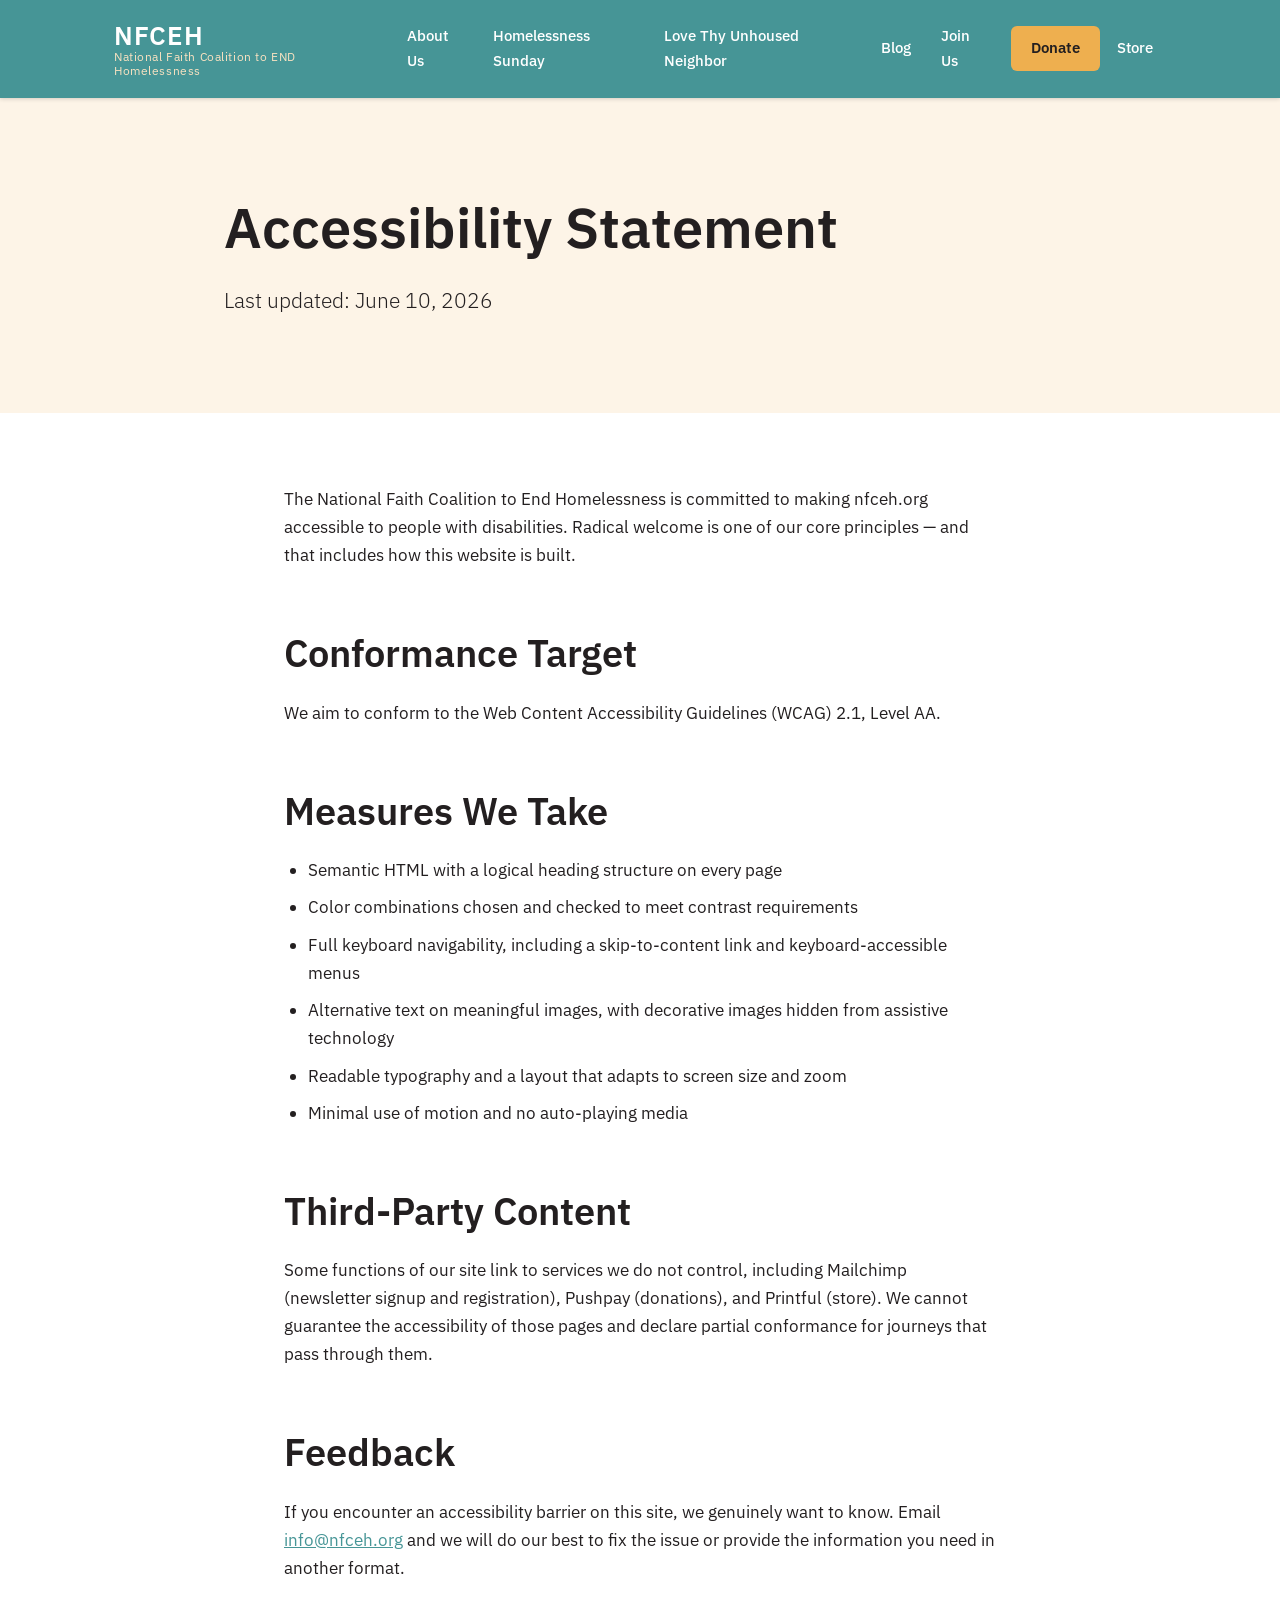
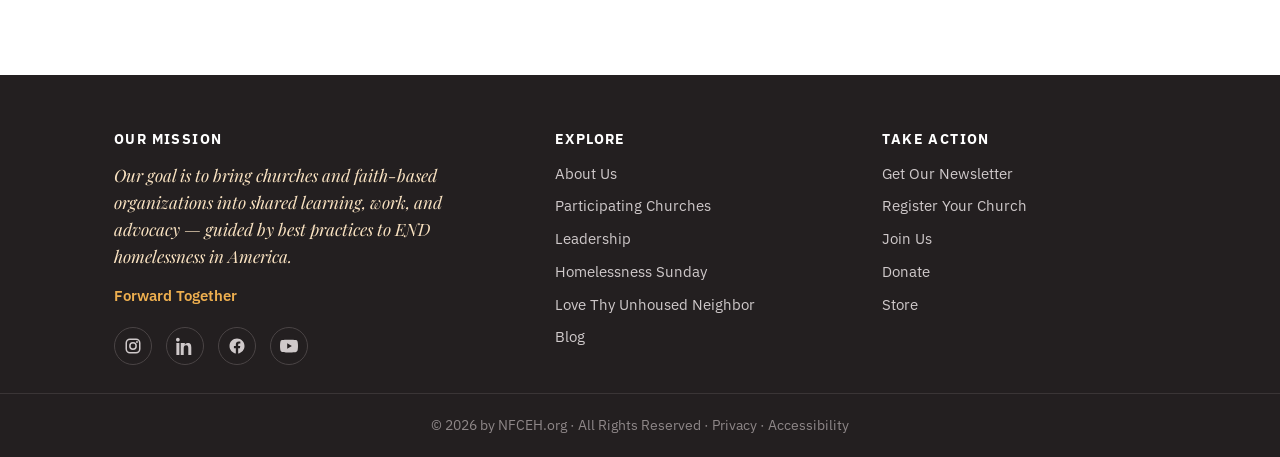
<file: accessibility/index.html>
<!DOCTYPE html>
<html lang="en">
<head>
<meta charset="UTF-8">
<meta name="viewport" content="width=device-width, initial-scale=1">
<title>Accessibility Statement | NFCEH</title>
<meta name="description" content="Learn about our commitment to accessibility and ensuring all users can engage with the NFCEH website.">
<link rel="canonical" href="https://www.nfceh.org/accessibility/">
<meta property="og:type" content="website">
<meta property="og:site_name" content="NFCEH">
<meta property="og:title" content="Accessibility Statement | NFCEH">
<meta property="og:description" content="Learn about our commitment to accessibility and ensuring all users can engage with the NFCEH website.">
<meta property="og:url" content="https://www.nfceh.org/accessibility/">
<meta property="og:image" content="https://www.nfceh.org/assets/images/logo.png">
<meta name="twitter:card" content="summary_large_image">
<link rel="icon" href="/assets/images/favicon.png" type="image/png">
<link rel="stylesheet" href="/styles.css">
<!-- Google tag (gtag.js) -->
<script async src="https://www.googletagmanager.com/gtag/js?id=G-5YTZMH6E01"></script>
<script>
  window.dataLayer = window.dataLayer || [];
  function gtag(){dataLayer.push(arguments);}
  gtag('js', new Date());
  gtag('config', 'G-5YTZMH6E01');
</script>
</head>
<body>
<a class="skip-link" href="#main">Skip to content</a>

<header class="site-header">
  <div class="header-inner">
    <a class="brand" href="/">
      <span class="brand-acronym">NFCEH</span>
      <span class="brand-full">National Faith Coalition to END Homelessness</span>
    </a>
    <input type="checkbox" id="nav-toggle" class="nav-toggle" aria-hidden="true">
    <label for="nav-toggle" class="nav-toggle-label" aria-label="Open menu">&#9776;</label>
    <nav class="primary" aria-label="Main navigation">
      <ul>
        <li><a href="/about/">About Us</a>
          <ul class="sub">
            <li><a href="/about/">Our Vision</a></li>
            <li><a href="/about/participating-churches/">Participating Churches</a></li>
            <li><a href="/about/leadership/">Leadership</a></li>
          </ul>
        </li>
        <li><a href="/homelessness-sunday/">Homelessness Sunday</a></li>
        <li><a href="/love-thy-unhoused-neighbor/">Love Thy Unhoused Neighbor</a>
          <ul class="sub">
            <li><a href="/love-thy-unhoused-neighbor/">The Church&rsquo;s Role</a></li>
            <li><a href="/learn/">Learn</a></li>
            <li><a href="/resources/">Resources</a></li>
          </ul>
        </li>
        <li><a href="/blog/">Blog</a></li>
        <li><a href="/join/">Join Us</a>
          <ul class="sub">
            <li><a href="https://mailchi.mp/nfceh/national-faith-coalition-to-end-homelessness">Sign Up</a></li>
          </ul>
        </li>
        <li><a class="nav-donate" href="/donate/">Donate</a></li>
        <li><a href="https://nfceh.printful.me" rel="noopener">Store</a></li>
      </ul>
    </nav>
  </div>
</header>

<main id="main">

  <section class="hero section-cream">
    <div class="wrap">
      <h1>Accessibility Statement</h1>
      <p class="lede">Last updated: June 10, 2026</p>
    </div>
  </section>
  <section>
    <div class="wrap narrow prose">
      <p>The National Faith Coalition to End Homelessness is committed to making nfceh.org accessible to people with disabilities. Radical welcome is one of our core principles &mdash; and that includes how this website is built.</p>
      <h2>Conformance Target</h2>
      <p>We aim to conform to the Web Content Accessibility Guidelines (WCAG) 2.1, Level AA.</p>
      <h2>Measures We Take</h2>
      <ul>
        <li>Semantic HTML with a logical heading structure on every page</li>
        <li>Color combinations chosen and checked to meet contrast requirements</li>
        <li>Full keyboard navigability, including a skip-to-content link and keyboard-accessible menus</li>
        <li>Alternative text on meaningful images, with decorative images hidden from assistive technology</li>
        <li>Readable typography and a layout that adapts to screen size and zoom</li>
        <li>Minimal use of motion and no auto-playing media</li>
      </ul>
      <h2>Third-Party Content</h2>
      <p>Some functions of our site link to services we do not control, including Mailchimp (newsletter signup and registration), Pushpay (donations), and Printful (store). We cannot guarantee the accessibility of those pages and declare partial conformance for journeys that pass through them.</p>
      <h2>Feedback</h2>
      <p>If you encounter an accessibility barrier on this site, we genuinely want to know. Email <a href="mailto:info@nfceh.org">info@nfceh.org</a> and we will do our best to fix the issue or provide the information you need in another format.</p>
    </div>
  </section>

</main>

<footer class="site-footer">
  <div class="footer-inner">
    <div>
      <h4>Our Mission</h4>
      <p class="footer-mission">Our goal is to bring churches and faith-based organizations into shared learning, work, and advocacy &mdash; guided by best practices to END homelessness in America.</p>
      <p class="footer-tagline">Forward Together</p>
      <div class="social-row">
        <a href="https://www.instagram.com/faithandhomelessness/" aria-label="Instagram"><svg viewBox="0 0 24 24" aria-hidden="true"><rect x="3" y="3" width="18" height="18" rx="5" fill="none" stroke="currentColor" stroke-width="2"/><circle cx="12" cy="12" r="4.2" fill="none" stroke="currentColor" stroke-width="2"/><circle cx="17.3" cy="6.7" r="1.3"/></svg></a>
        <a href="https://www.linkedin.com/company/national-faith-coalition-to-end-homelessness/" aria-label="LinkedIn"><svg viewBox="0 0 24 24" aria-hidden="true"><path d="M4.98 3.5C4.98 4.88 3.87 6 2.5 6S0 4.88 0 3.5 1.12 1 2.5 1s2.48 1.12 2.48 2.5zM.5 8h4v16h-4V8zm7.5 0h3.8v2.2h.05c.53-1 1.83-2.2 3.77-2.2 4.03 0 4.78 2.65 4.78 6.1V24h-4v-8.5c0-2.03-.04-4.64-2.83-4.64-2.83 0-3.27 2.2-3.27 4.5V24h-4V8z"/></svg></a>
        <a href="https://www.facebook.com/profile.php?id=61576493879847" aria-label="Facebook"><svg viewBox="0 0 24 24" aria-hidden="true"><path d="M22 12.06C22 6.5 17.52 2 12 2S2 6.5 2 12.06c0 5.02 3.66 9.18 8.44 9.94v-7.03H7.9v-2.91h2.54V9.85c0-2.52 1.49-3.91 3.77-3.91 1.09 0 2.24.2 2.24.2v2.47h-1.26c-1.24 0-1.63.78-1.63 1.57v1.88h2.78l-.45 2.91h-2.33V22c4.78-.76 8.44-4.92 8.44-9.94z"/></svg></a>
        <a href="https://youtube.com/channel/faithandhomelessness" aria-label="YouTube"><svg viewBox="0 0 24 24" aria-hidden="true"><path d="M23.5 6.2a3 3 0 0 0-2.1-2.1C19.5 3.5 12 3.5 12 3.5s-7.5 0-9.4.6A3 3 0 0 0 .5 6.2 31.3 31.3 0 0 0 0 12a31.3 31.3 0 0 0 .5 5.8 3 3 0 0 0 2.1 2.1c1.9.6 9.4.6 9.4.6s7.5 0 9.4-.6a3 3 0 0 0 2.1-2.1A31.3 31.3 0 0 0 24 12a31.3 31.3 0 0 0-.5-5.8zM9.6 15.6V8.4L15.8 12z"/></svg></a>
      </div>
    </div>
    <div>
      <h4>Explore</h4>
      <ul>
        <li><a href="/about/">About Us</a></li>
        <li><a href="/about/participating-churches/">Participating Churches</a></li>
        <li><a href="/about/leadership/">Leadership</a></li>
        <li><a href="/homelessness-sunday/">Homelessness Sunday</a></li>
        <li><a href="/love-thy-unhoused-neighbor/">Love Thy Unhoused Neighbor</a></li>
        <li><a href="/blog/">Blog</a></li>
      </ul>
    </div>
    <div>
      <h4>Take Action</h4>
      <ul>
        <li><a href="https://mailchi.mp/nfceh/national-faith-coalition-to-end-homelessness">Get Our Newsletter</a></li>
        <li><a href="https://mailchi.mp/nfceh/homelessness-sunday">Register Your Church</a></li>
        <li><a href="/join/">Join Us</a></li>
        <li><a href="/donate/">Donate</a></li>
        <li><a href="https://nfceh.printful.me" rel="noopener">Store</a></li>
      </ul>
    </div>
  </div>
  <div class="footer-bottom">&copy; 2026 by NFCEH.org &middot; All Rights Reserved &middot; <a href="/privacy/">Privacy</a> &middot; <a href="/accessibility/">Accessibility</a></div>
</footer>

</body>
</html>
</file>
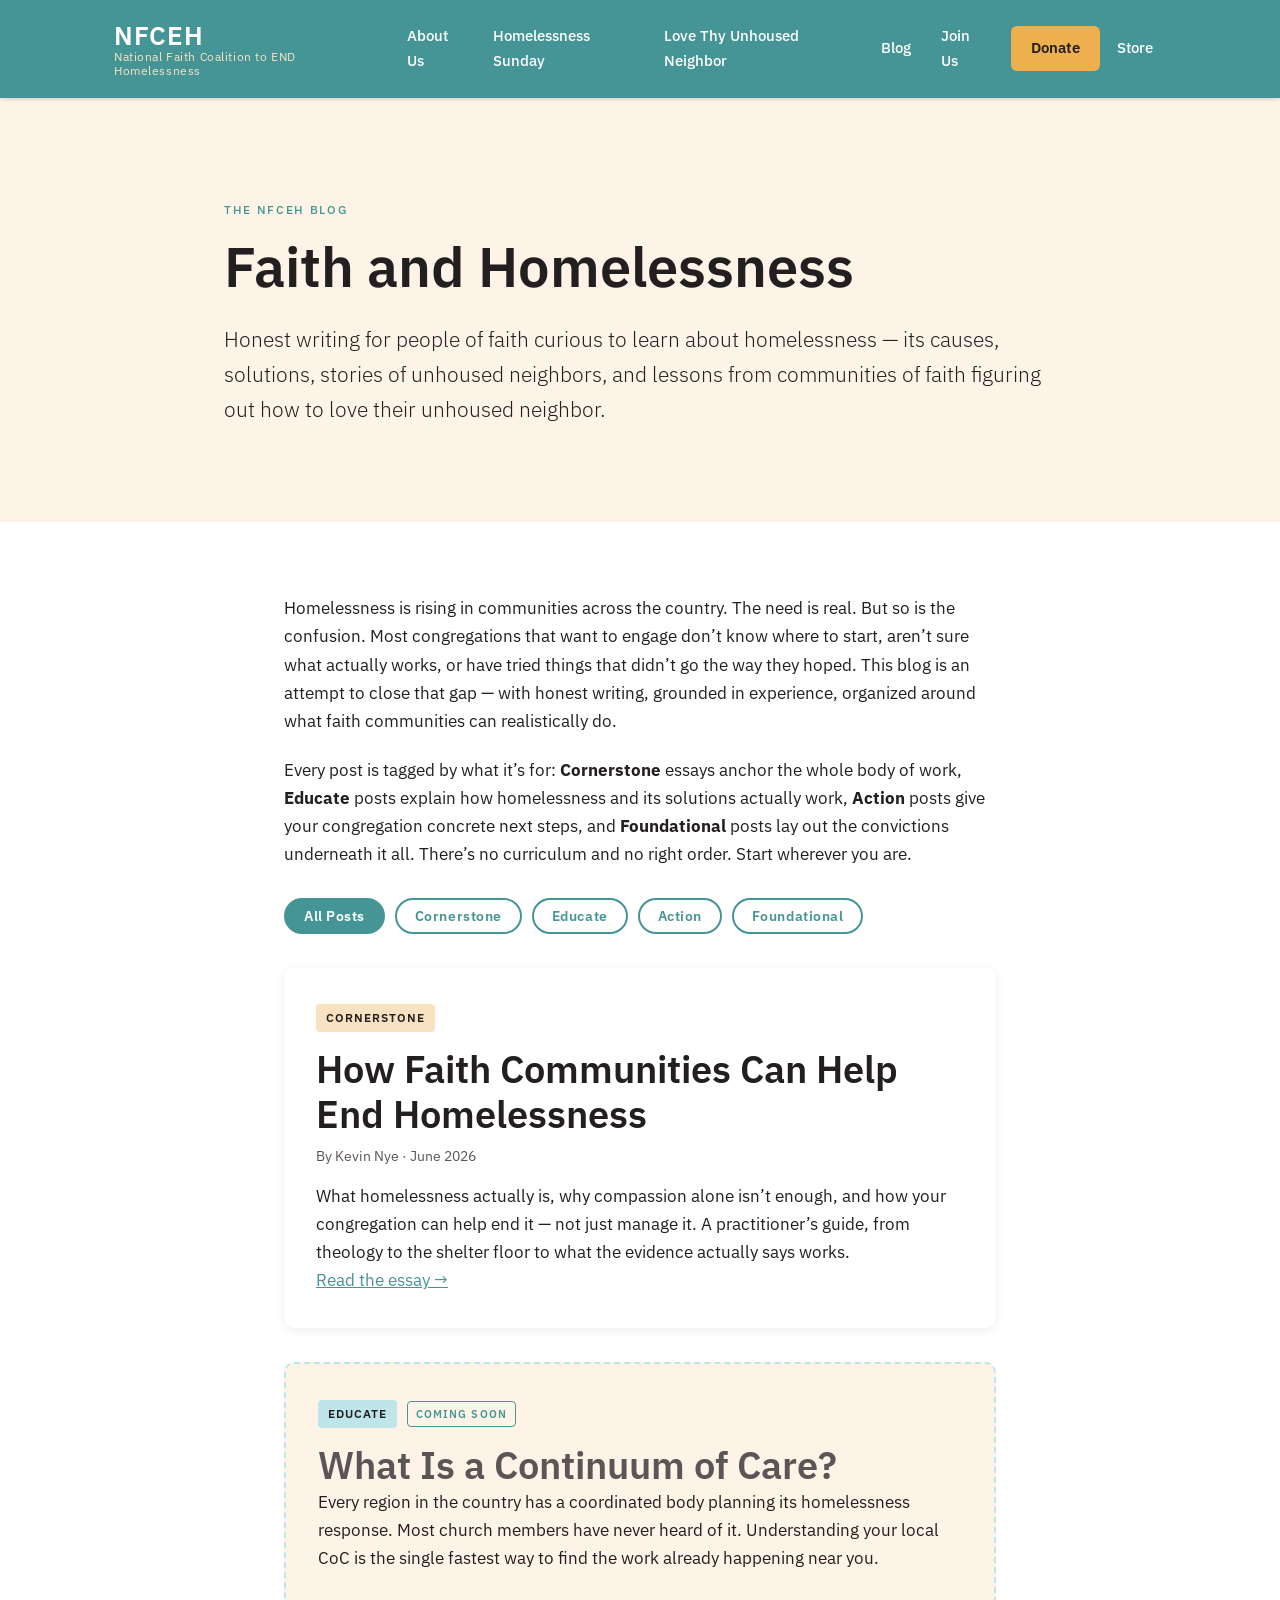
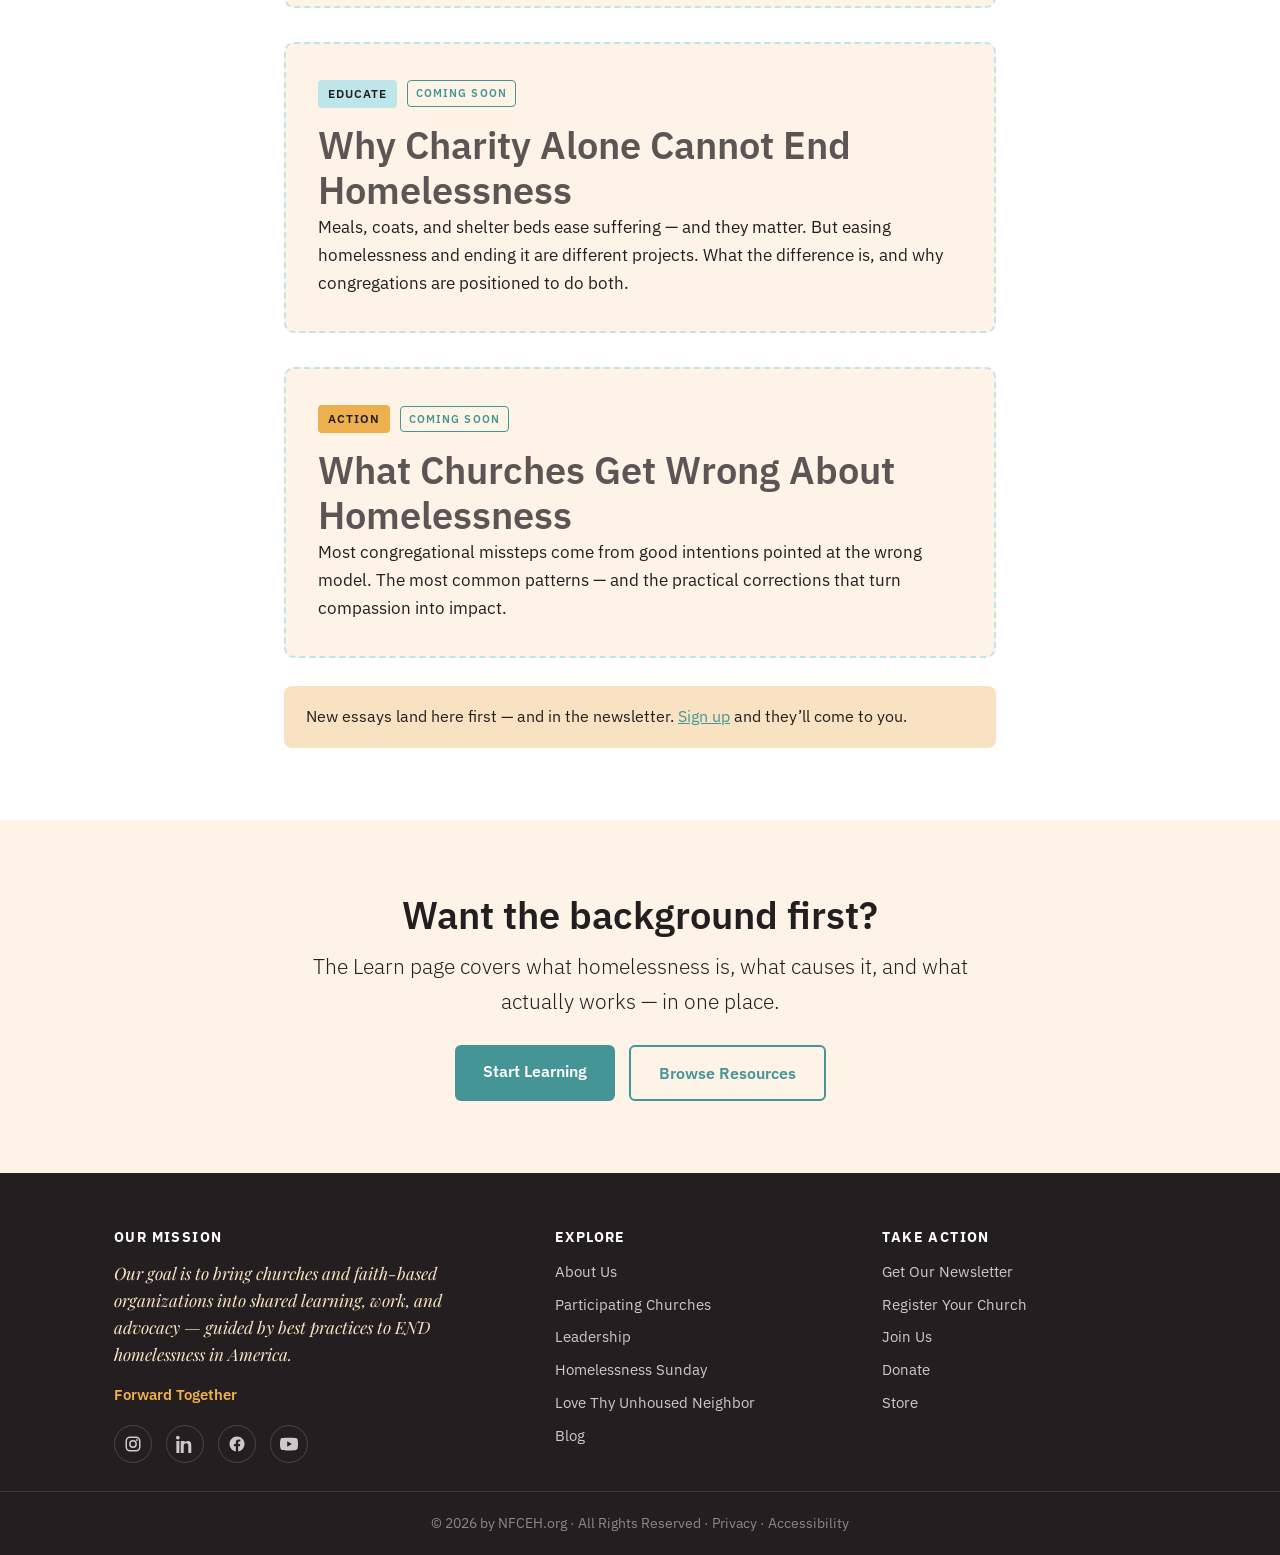
<file: blog/index.html>
<!DOCTYPE html>
<html lang="en">
<head>
<meta charset="UTF-8">
<meta name="viewport" content="width=device-width, initial-scale=1">
<title>Faith and Homelessness | NFCEH Blog</title>
<meta name="description" content="Explore how faith communities can help end homelessness through practical guidance, system insights, and proven solutions.">
<link rel="canonical" href="https://www.nfceh.org/blog/">
<meta property="og:type" content="website">
<meta property="og:site_name" content="NFCEH">
<meta property="og:title" content="Faith and Homelessness | NFCEH Blog">
<meta property="og:description" content="Explore how faith communities can help end homelessness through practical guidance, system insights, and proven solutions.">
<meta property="og:url" content="https://www.nfceh.org/blog/">
<meta property="og:image" content="https://www.nfceh.org/assets/images/logo.png">
<meta name="twitter:card" content="summary_large_image">
<link rel="icon" href="/assets/images/favicon.png" type="image/png">
<link rel="stylesheet" href="/styles.css">
<!-- Google tag (gtag.js) -->
<script async src="https://www.googletagmanager.com/gtag/js?id=G-5YTZMH6E01"></script>
<script>
  window.dataLayer = window.dataLayer || [];
  function gtag(){dataLayer.push(arguments);}
  gtag('js', new Date());
  gtag('config', 'G-5YTZMH6E01');
</script>
</head>
<body>
<a class="skip-link" href="#main">Skip to content</a>

<header class="site-header">
  <div class="header-inner">
    <a class="brand" href="/">
      <span class="brand-acronym">NFCEH</span>
      <span class="brand-full">National Faith Coalition to END Homelessness</span>
    </a>
    <input type="checkbox" id="nav-toggle" class="nav-toggle" aria-hidden="true">
    <label for="nav-toggle" class="nav-toggle-label" aria-label="Open menu">&#9776;</label>
    <nav class="primary" aria-label="Main navigation">
      <ul>
        <li><a href="/about/">About Us</a>
          <ul class="sub">
            <li><a href="/about/">Our Vision</a></li>
            <li><a href="/about/participating-churches/">Participating Churches</a></li>
            <li><a href="/about/leadership/">Leadership</a></li>
          </ul>
        </li>
        <li><a href="/homelessness-sunday/">Homelessness Sunday</a></li>
        <li><a href="/love-thy-unhoused-neighbor/">Love Thy Unhoused Neighbor</a>
          <ul class="sub">
            <li><a href="/love-thy-unhoused-neighbor/">The Church&rsquo;s Role</a></li>
            <li><a href="/learn/">Learn</a></li>
            <li><a href="/resources/">Resources</a></li>
          </ul>
        </li>
        <li><a href="/blog/">Blog</a></li>
        <li><a href="/join/">Join Us</a>
          <ul class="sub">
            <li><a href="https://mailchi.mp/nfceh/national-faith-coalition-to-end-homelessness">Sign Up</a></li>
          </ul>
        </li>
        <li><a class="nav-donate" href="/donate/">Donate</a></li>
        <li><a href="https://nfceh.printful.me" rel="noopener">Store</a></li>
      </ul>
    </nav>
  </div>
</header>

<main id="main">

  <section class="hero section-cream">
    <div class="wrap">
      <p class="eyebrow">The NFCEH Blog</p>
      <h1>Faith and Homelessness</h1>
      <p class="lede">Honest writing for people of faith curious to learn about homelessness &mdash; its causes, solutions, stories of unhoused neighbors, and lessons from communities of faith figuring out how to love their unhoused neighbor.</p>
    </div>
  </section>

  <section>
    <div class="wrap narrow">
      <div class="prose">
        <p>Homelessness is rising in communities across the country. The need is real. But so is the confusion. Most congregations that want to engage don&rsquo;t know where to start, aren&rsquo;t sure what actually works, or have tried things that didn&rsquo;t go the way they hoped. This blog is an attempt to close that gap &mdash; with honest writing, grounded in experience, organized around what faith communities can realistically do.</p>
        <p>Every post is tagged by what it&rsquo;s for: <strong>Cornerstone</strong> essays anchor the whole body of work, <strong>Educate</strong> posts explain how homelessness and its solutions actually work, <strong>Action</strong> posts give your congregation concrete next steps, and <strong>Foundational</strong> posts lay out the convictions underneath it all. There&rsquo;s no curriculum and no right order. Start wherever you are.</p>
      </div>

      <div class="chip-row" role="group" aria-label="Filter posts by type">
        <button class="chip active" data-type="all">All Posts</button>
        <button class="chip" data-type="cornerstone">Cornerstone</button>
        <button class="chip" data-type="educate">Educate</button>
        <button class="chip" data-type="action">Action</button>
        <button class="chip" data-type="foundational">Foundational</button>
      </div>

      <div class="post-card" data-type="cornerstone">
        <span class="tag">Cornerstone</span>
        <h2><a href="/blog/how-faith-communities-can-help-end-homelessness/">How Faith Communities Can Help End Homelessness</a></h2>
        <p class="post-meta">By Kevin Nye &middot; June 2026</p>
        <p>What homelessness actually is, why compassion alone isn&rsquo;t enough, and how your congregation can help end it &mdash; not just manage it. A practitioner&rsquo;s guide, from theology to the shelter floor to what the evidence actually says works.</p>
        <a class="card-link" href="/blog/how-faith-communities-can-help-end-homelessness/">Read the essay &rarr;</a>
      </div>

      <div class="post-card soon" data-type="educate">
        <span class="tag t-educate">Educate</span><span class="soon-badge">Coming Soon</span>
        <h2>What Is a Continuum of Care?</h2>
        <p>Every region in the country has a coordinated body planning its homelessness response. Most church members have never heard of it. Understanding your local CoC is the single fastest way to find the work already happening near you.</p>
      </div>

      <div class="post-card soon" data-type="educate">
        <span class="tag t-educate">Educate</span><span class="soon-badge">Coming Soon</span>
        <h2>Why Charity Alone Cannot End Homelessness</h2>
        <p>Meals, coats, and shelter beds ease suffering &mdash; and they matter. But easing homelessness and ending it are different projects. What the difference is, and why congregations are positioned to do both.</p>
      </div>

      <div class="post-card soon" data-type="action">
        <span class="tag t-action">Action</span><span class="soon-badge">Coming Soon</span>
        <h2>What Churches Get Wrong About Homelessness</h2>
        <p>Most congregational missteps come from good intentions pointed at the wrong model. The most common patterns &mdash; and the practical corrections that turn compassion into impact.</p>
      </div>

      <div class="notice">New essays land here first &mdash; and in the newsletter. <a href="https://mailchi.mp/nfceh/national-faith-coalition-to-end-homelessness">Sign up</a> and they&rsquo;ll come to you.</div>
    </div>
  </section>

  <section class="section-cream">
    <div class="wrap narrow center">
      <h2>Want the background first?</h2>
      <p class="lede" style="margin-top:12px">The Learn page covers what homelessness is, what causes it, and what actually works &mdash; in one place.</p>
      <div class="btn-row" style="justify-content:center">
        <a class="btn btn-primary" href="/learn/">Start Learning</a>
        <a class="btn btn-outline" href="/resources/">Browse Resources</a>
      </div>
    </div>
  </section>

</main>

<footer class="site-footer">
  <div class="footer-inner">
    <div>
      <h4>Our Mission</h4>
      <p class="footer-mission">Our goal is to bring churches and faith-based organizations into shared learning, work, and advocacy &mdash; guided by best practices to END homelessness in America.</p>
      <p class="footer-tagline">Forward Together</p>
      <div class="social-row">
        <a href="https://www.instagram.com/faithandhomelessness/" aria-label="Instagram"><svg viewBox="0 0 24 24" aria-hidden="true"><rect x="3" y="3" width="18" height="18" rx="5" fill="none" stroke="currentColor" stroke-width="2"/><circle cx="12" cy="12" r="4.2" fill="none" stroke="currentColor" stroke-width="2"/><circle cx="17.3" cy="6.7" r="1.3"/></svg></a>
        <a href="https://www.linkedin.com/company/national-faith-coalition-to-end-homelessness/" aria-label="LinkedIn"><svg viewBox="0 0 24 24" aria-hidden="true"><path d="M4.98 3.5C4.98 4.88 3.87 6 2.5 6S0 4.88 0 3.5 1.12 1 2.5 1s2.48 1.12 2.48 2.5zM.5 8h4v16h-4V8zm7.5 0h3.8v2.2h.05c.53-1 1.83-2.2 3.77-2.2 4.03 0 4.78 2.65 4.78 6.1V24h-4v-8.5c0-2.03-.04-4.64-2.83-4.64-2.83 0-3.27 2.2-3.27 4.5V24h-4V8z"/></svg></a>
        <a href="https://www.facebook.com/profile.php?id=61576493879847" aria-label="Facebook"><svg viewBox="0 0 24 24" aria-hidden="true"><path d="M22 12.06C22 6.5 17.52 2 12 2S2 6.5 2 12.06c0 5.02 3.66 9.18 8.44 9.94v-7.03H7.9v-2.91h2.54V9.85c0-2.52 1.49-3.91 3.77-3.91 1.09 0 2.24.2 2.24.2v2.47h-1.26c-1.24 0-1.63.78-1.63 1.57v1.88h2.78l-.45 2.91h-2.33V22c4.78-.76 8.44-4.92 8.44-9.94z"/></svg></a>
        <a href="https://youtube.com/channel/faithandhomelessness" aria-label="YouTube"><svg viewBox="0 0 24 24" aria-hidden="true"><path d="M23.5 6.2a3 3 0 0 0-2.1-2.1C19.5 3.5 12 3.5 12 3.5s-7.5 0-9.4.6A3 3 0 0 0 .5 6.2 31.3 31.3 0 0 0 0 12a31.3 31.3 0 0 0 .5 5.8 3 3 0 0 0 2.1 2.1c1.9.6 9.4.6 9.4.6s7.5 0 9.4-.6a3 3 0 0 0 2.1-2.1A31.3 31.3 0 0 0 24 12a31.3 31.3 0 0 0-.5-5.8zM9.6 15.6V8.4L15.8 12z"/></svg></a>
      </div>
    </div>
    <div>
      <h4>Explore</h4>
      <ul>
        <li><a href="/about/">About Us</a></li>
        <li><a href="/about/participating-churches/">Participating Churches</a></li>
        <li><a href="/about/leadership/">Leadership</a></li>
        <li><a href="/homelessness-sunday/">Homelessness Sunday</a></li>
        <li><a href="/love-thy-unhoused-neighbor/">Love Thy Unhoused Neighbor</a></li>
        <li><a href="/blog/">Blog</a></li>
      </ul>
    </div>
    <div>
      <h4>Take Action</h4>
      <ul>
        <li><a href="https://mailchi.mp/nfceh/national-faith-coalition-to-end-homelessness">Get Our Newsletter</a></li>
        <li><a href="https://mailchi.mp/nfceh/homelessness-sunday">Register Your Church</a></li>
        <li><a href="/join/">Join Us</a></li>
        <li><a href="/donate/">Donate</a></li>
        <li><a href="https://nfceh.printful.me" rel="noopener">Store</a></li>
      </ul>
    </div>
  </div>
  <div class="footer-bottom">&copy; 2026 by NFCEH.org &middot; All Rights Reserved &middot; <a href="/privacy/">Privacy</a> &middot; <a href="/accessibility/">Accessibility</a></div>
</footer>
<script>
(function () {
  var chips = document.querySelectorAll(".chip");
  var cards = document.querySelectorAll(".post-card");
  chips.forEach(function (chip) {
    chip.addEventListener("click", function () {
      chips.forEach(function (c) { c.classList.remove("active"); });
      chip.classList.add("active");
      var type = chip.getAttribute("data-type");
      cards.forEach(function (card) {
        var match = type === "all" || card.getAttribute("data-type") === type;
        card.style.display = match ? "" : "none";
      });
    });
  });
})();
</script>
</body>
</html>
</file>
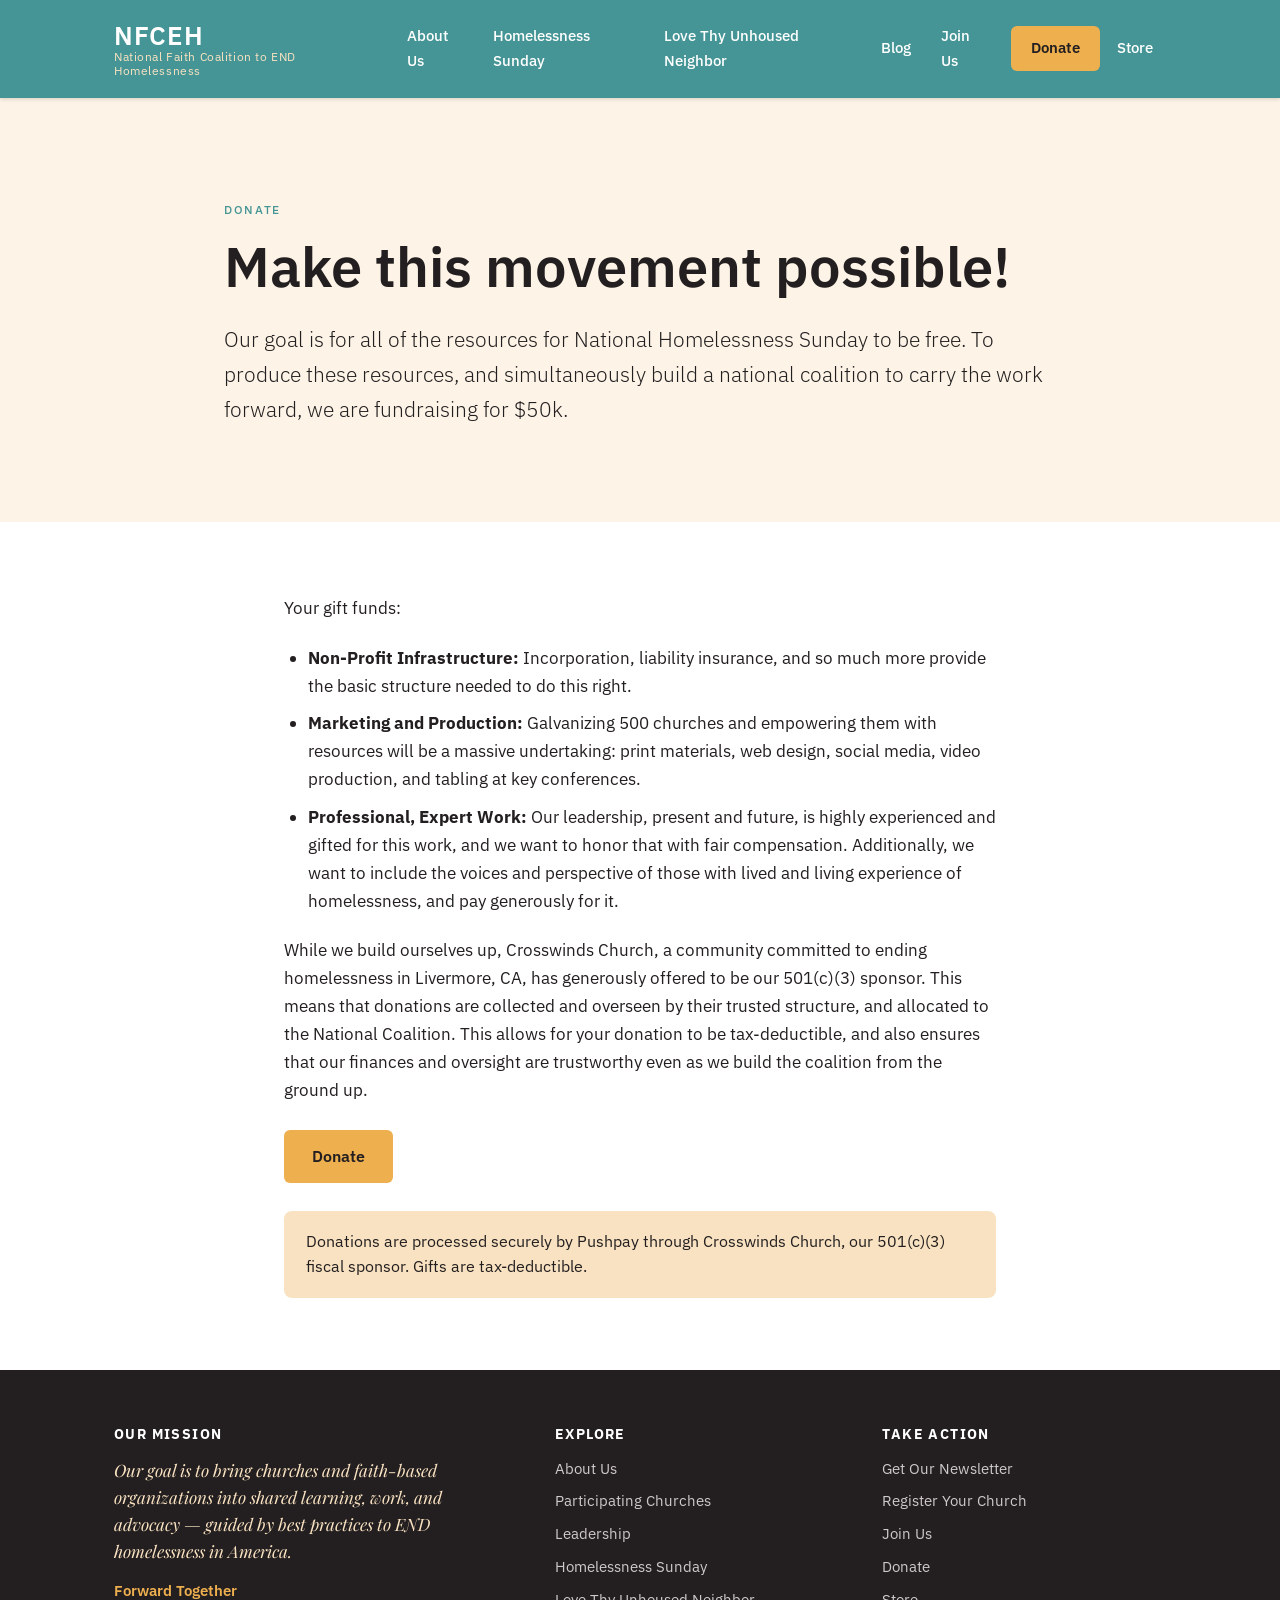
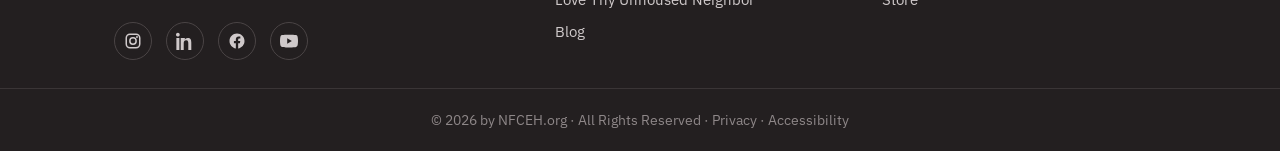
<file: donate/index.html>
<!DOCTYPE html>
<html lang="en">
<head>
<meta charset="UTF-8">
<meta name="viewport" content="width=device-width, initial-scale=1">
<title>Donate to Help End Homelessness | NFCEH</title>
<meta name="description" content="Support coordinated, evidence-based solutions to homelessness. Give to help faith communities work together to end homelessness.">
<link rel="canonical" href="https://www.nfceh.org/donate/">
<meta property="og:type" content="website">
<meta property="og:site_name" content="NFCEH">
<meta property="og:title" content="Donate to Help End Homelessness | NFCEH">
<meta property="og:description" content="Support coordinated, evidence-based solutions to homelessness. Give to help faith communities work together to end homelessness.">
<meta property="og:url" content="https://www.nfceh.org/donate/">
<meta property="og:image" content="https://www.nfceh.org/assets/images/logo.png">
<meta name="twitter:card" content="summary_large_image">
<link rel="icon" href="/assets/images/favicon.png" type="image/png">
<link rel="stylesheet" href="/styles.css">
<!-- Google tag (gtag.js) -->
<script async src="https://www.googletagmanager.com/gtag/js?id=G-5YTZMH6E01"></script>
<script>
  window.dataLayer = window.dataLayer || [];
  function gtag(){dataLayer.push(arguments);}
  gtag('js', new Date());
  gtag('config', 'G-5YTZMH6E01');
</script>
</head>
<body>
<a class="skip-link" href="#main">Skip to content</a>

<header class="site-header">
  <div class="header-inner">
    <a class="brand" href="/">
      <span class="brand-acronym">NFCEH</span>
      <span class="brand-full">National Faith Coalition to END Homelessness</span>
    </a>
    <input type="checkbox" id="nav-toggle" class="nav-toggle" aria-hidden="true">
    <label for="nav-toggle" class="nav-toggle-label" aria-label="Open menu">&#9776;</label>
    <nav class="primary" aria-label="Main navigation">
      <ul>
        <li><a href="/about/">About Us</a>
          <ul class="sub">
            <li><a href="/about/">Our Vision</a></li>
            <li><a href="/about/participating-churches/">Participating Churches</a></li>
            <li><a href="/about/leadership/">Leadership</a></li>
          </ul>
        </li>
        <li><a href="/homelessness-sunday/">Homelessness Sunday</a></li>
        <li><a href="/love-thy-unhoused-neighbor/">Love Thy Unhoused Neighbor</a>
          <ul class="sub">
            <li><a href="/love-thy-unhoused-neighbor/">The Church&rsquo;s Role</a></li>
            <li><a href="/learn/">Learn</a></li>
            <li><a href="/resources/">Resources</a></li>
          </ul>
        </li>
        <li><a href="/blog/">Blog</a></li>
        <li><a href="/join/">Join Us</a>
          <ul class="sub">
            <li><a href="https://mailchi.mp/nfceh/national-faith-coalition-to-end-homelessness">Sign Up</a></li>
          </ul>
        </li>
        <li><a class="nav-donate" href="/donate/">Donate</a></li>
        <li><a href="https://nfceh.printful.me" rel="noopener">Store</a></li>
      </ul>
    </nav>
  </div>
</header>

<main id="main">

  <section class="hero section-cream">
    <div class="wrap">
      <p class="eyebrow">Donate</p>
      <h1>Make this movement possible!</h1>
      <p class="lede">Our goal is for all of the resources for National Homelessness Sunday to be free. To produce these resources, and simultaneously build a national coalition to carry the work forward, we are fundraising for $50k.</p>
    </div>
  </section>

  <section>
    <div class="wrap narrow prose">
      <p>Your gift funds:</p>
      <ul>
        <li><strong>Non-Profit Infrastructure:</strong> Incorporation, liability insurance, and so much more provide the basic structure needed to do this right.</li>
        <li><strong>Marketing and Production:</strong> Galvanizing 500 churches and empowering them with resources will be a massive undertaking: print materials, web design, social media, video production, and tabling at key conferences.</li>
        <li><strong>Professional, Expert Work:</strong> Our leadership, present and future, is highly experienced and gifted for this work, and we want to honor that with fair compensation. Additionally, we want to include the voices and perspective of those with lived and living experience of homelessness, and pay generously for it.</li>
      </ul>
      <p>While we build ourselves up, Crosswinds Church, a community committed to ending homelessness in Livermore, CA, has generously offered to be our 501(c)(3) sponsor. This means that donations are collected and overseen by their trusted structure, and allocated to the National Coalition. This allows for your donation to be tax-deductible, and also ensures that our finances and oversight are trustworthy even as we build the coalition from the ground up.</p>
      <div class="btn-row">
        <a class="btn btn-amber" href="https://pushpay.com/g/crosswindschurch?fnd=Iugr2kP1JqqASTsf4RNPRg&amp;fndv=Lock&amp;lang=en&amp;src=pcgl">Donate</a>
      </div>
      <div class="notice">Donations are processed securely by Pushpay through Crosswinds Church, our 501(c)(3) fiscal sponsor. Gifts are tax-deductible.</div>
    </div>
  </section>

</main>

<footer class="site-footer">
  <div class="footer-inner">
    <div>
      <h4>Our Mission</h4>
      <p class="footer-mission">Our goal is to bring churches and faith-based organizations into shared learning, work, and advocacy &mdash; guided by best practices to END homelessness in America.</p>
      <p class="footer-tagline">Forward Together</p>
      <div class="social-row">
        <a href="https://www.instagram.com/faithandhomelessness/" aria-label="Instagram"><svg viewBox="0 0 24 24" aria-hidden="true"><rect x="3" y="3" width="18" height="18" rx="5" fill="none" stroke="currentColor" stroke-width="2"/><circle cx="12" cy="12" r="4.2" fill="none" stroke="currentColor" stroke-width="2"/><circle cx="17.3" cy="6.7" r="1.3"/></svg></a>
        <a href="https://www.linkedin.com/company/national-faith-coalition-to-end-homelessness/" aria-label="LinkedIn"><svg viewBox="0 0 24 24" aria-hidden="true"><path d="M4.98 3.5C4.98 4.88 3.87 6 2.5 6S0 4.88 0 3.5 1.12 1 2.5 1s2.48 1.12 2.48 2.5zM.5 8h4v16h-4V8zm7.5 0h3.8v2.2h.05c.53-1 1.83-2.2 3.77-2.2 4.03 0 4.78 2.65 4.78 6.1V24h-4v-8.5c0-2.03-.04-4.64-2.83-4.64-2.83 0-3.27 2.2-3.27 4.5V24h-4V8z"/></svg></a>
        <a href="https://www.facebook.com/profile.php?id=61576493879847" aria-label="Facebook"><svg viewBox="0 0 24 24" aria-hidden="true"><path d="M22 12.06C22 6.5 17.52 2 12 2S2 6.5 2 12.06c0 5.02 3.66 9.18 8.44 9.94v-7.03H7.9v-2.91h2.54V9.85c0-2.52 1.49-3.91 3.77-3.91 1.09 0 2.24.2 2.24.2v2.47h-1.26c-1.24 0-1.63.78-1.63 1.57v1.88h2.78l-.45 2.91h-2.33V22c4.78-.76 8.44-4.92 8.44-9.94z"/></svg></a>
        <a href="https://youtube.com/channel/faithandhomelessness" aria-label="YouTube"><svg viewBox="0 0 24 24" aria-hidden="true"><path d="M23.5 6.2a3 3 0 0 0-2.1-2.1C19.5 3.5 12 3.5 12 3.5s-7.5 0-9.4.6A3 3 0 0 0 .5 6.2 31.3 31.3 0 0 0 0 12a31.3 31.3 0 0 0 .5 5.8 3 3 0 0 0 2.1 2.1c1.9.6 9.4.6 9.4.6s7.5 0 9.4-.6a3 3 0 0 0 2.1-2.1A31.3 31.3 0 0 0 24 12a31.3 31.3 0 0 0-.5-5.8zM9.6 15.6V8.4L15.8 12z"/></svg></a>
      </div>
    </div>
    <div>
      <h4>Explore</h4>
      <ul>
        <li><a href="/about/">About Us</a></li>
        <li><a href="/about/participating-churches/">Participating Churches</a></li>
        <li><a href="/about/leadership/">Leadership</a></li>
        <li><a href="/homelessness-sunday/">Homelessness Sunday</a></li>
        <li><a href="/love-thy-unhoused-neighbor/">Love Thy Unhoused Neighbor</a></li>
        <li><a href="/blog/">Blog</a></li>
      </ul>
    </div>
    <div>
      <h4>Take Action</h4>
      <ul>
        <li><a href="https://mailchi.mp/nfceh/national-faith-coalition-to-end-homelessness">Get Our Newsletter</a></li>
        <li><a href="https://mailchi.mp/nfceh/homelessness-sunday">Register Your Church</a></li>
        <li><a href="/join/">Join Us</a></li>
        <li><a href="/donate/">Donate</a></li>
        <li><a href="https://nfceh.printful.me" rel="noopener">Store</a></li>
      </ul>
    </div>
  </div>
  <div class="footer-bottom">&copy; 2026 by NFCEH.org &middot; All Rights Reserved &middot; <a href="/privacy/">Privacy</a> &middot; <a href="/accessibility/">Accessibility</a></div>
</footer>

</body>
</html>
</file>
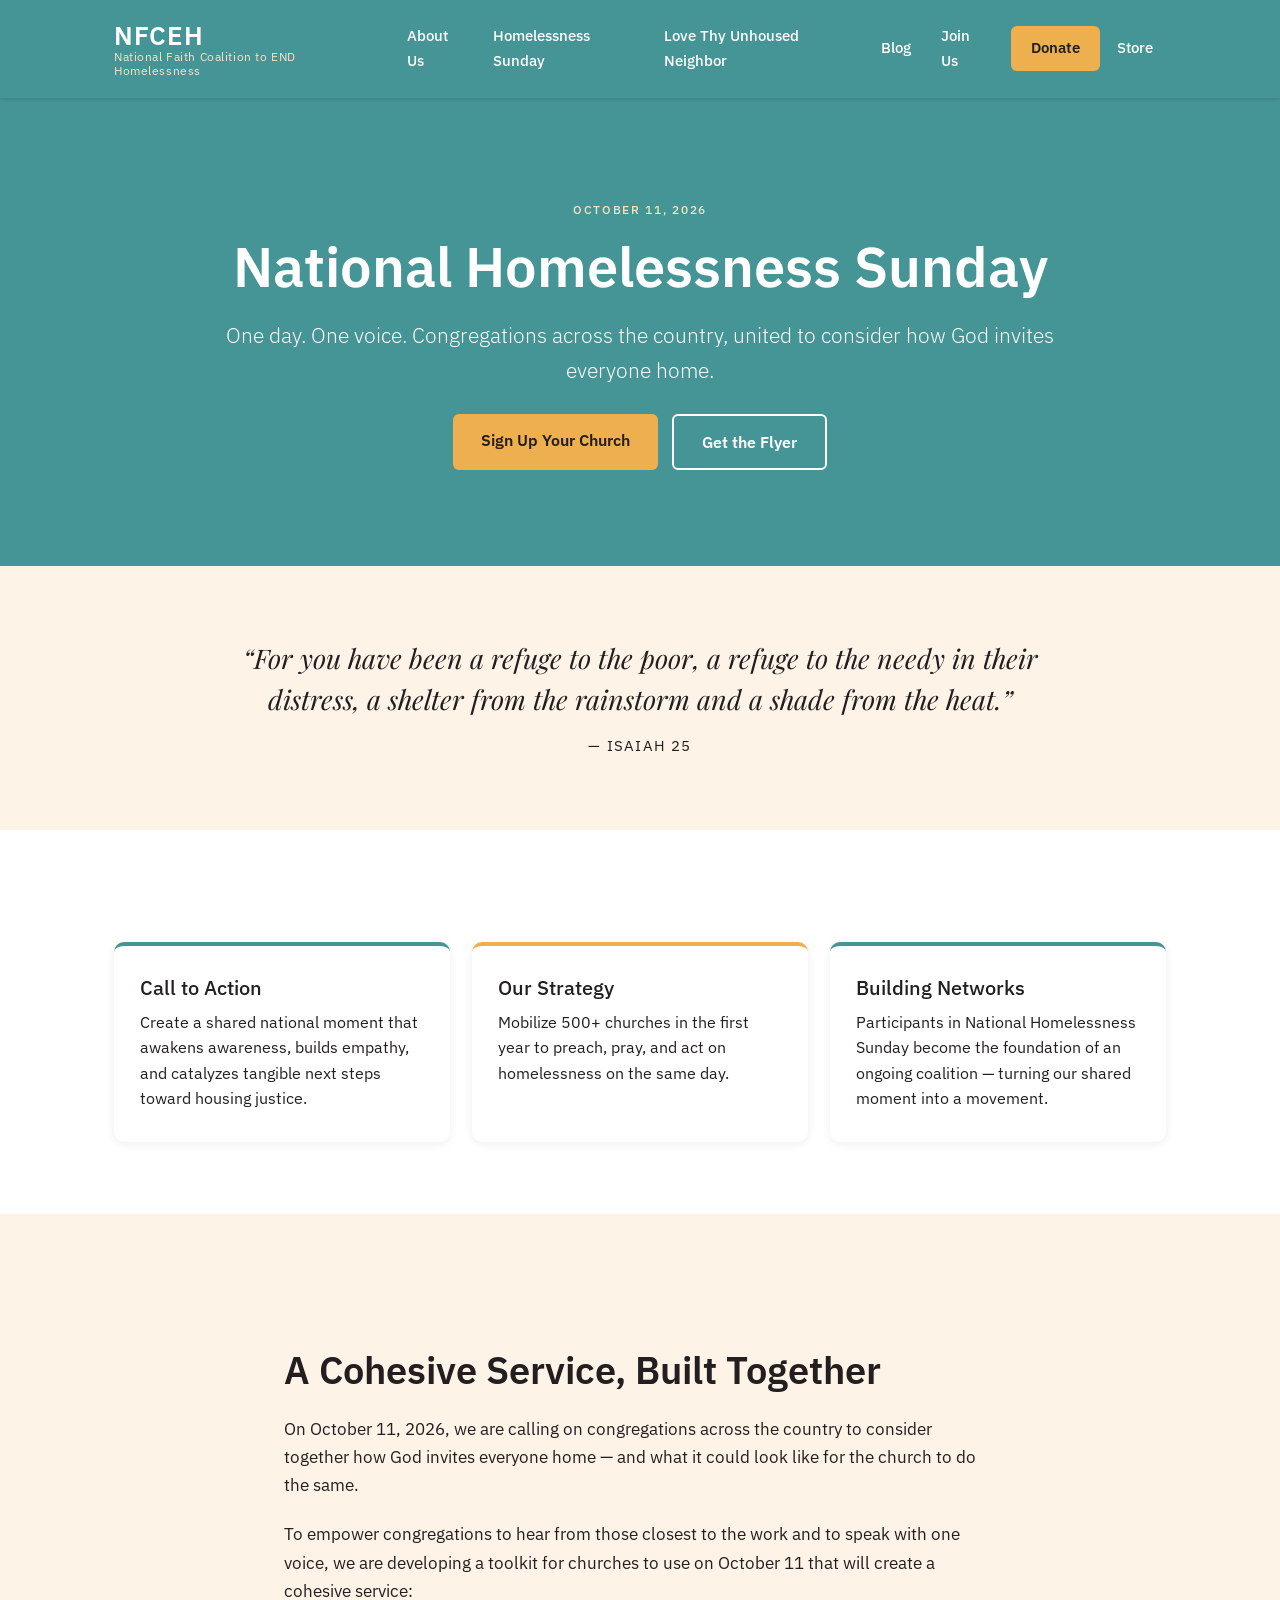
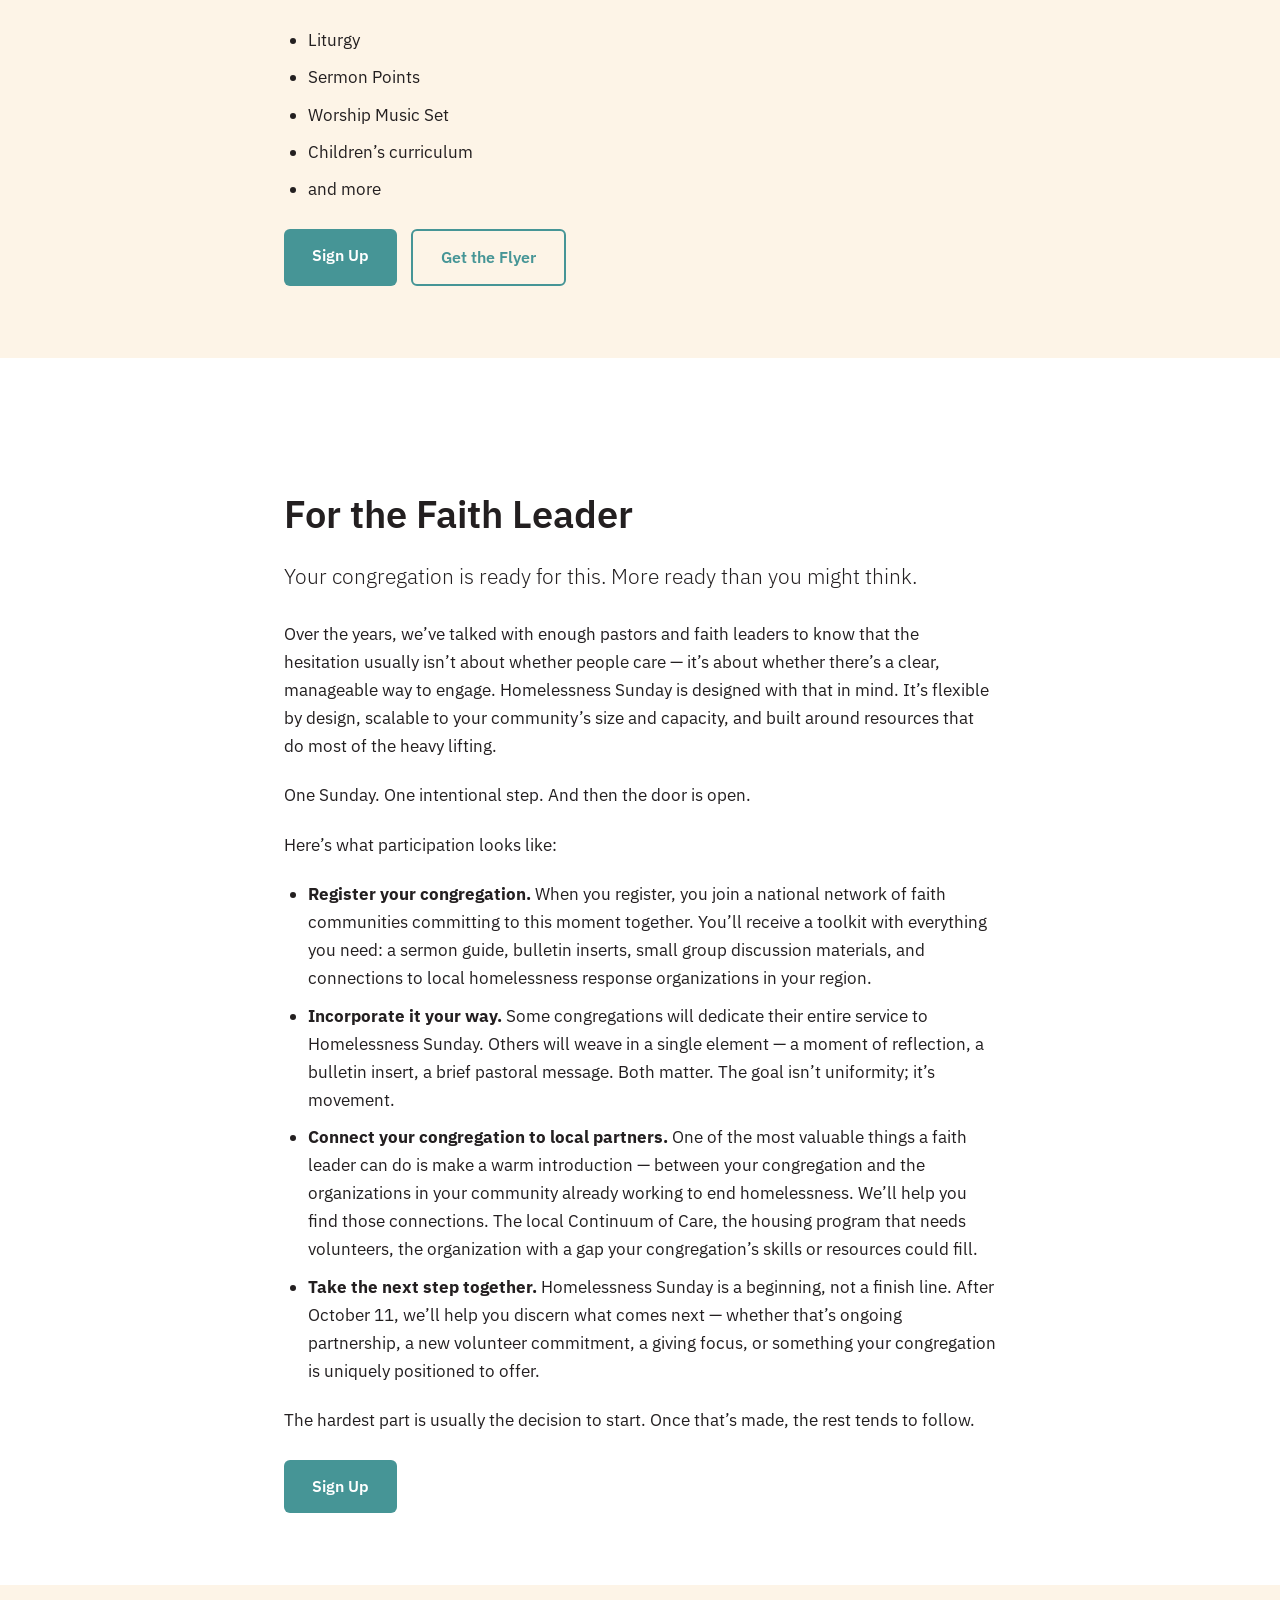
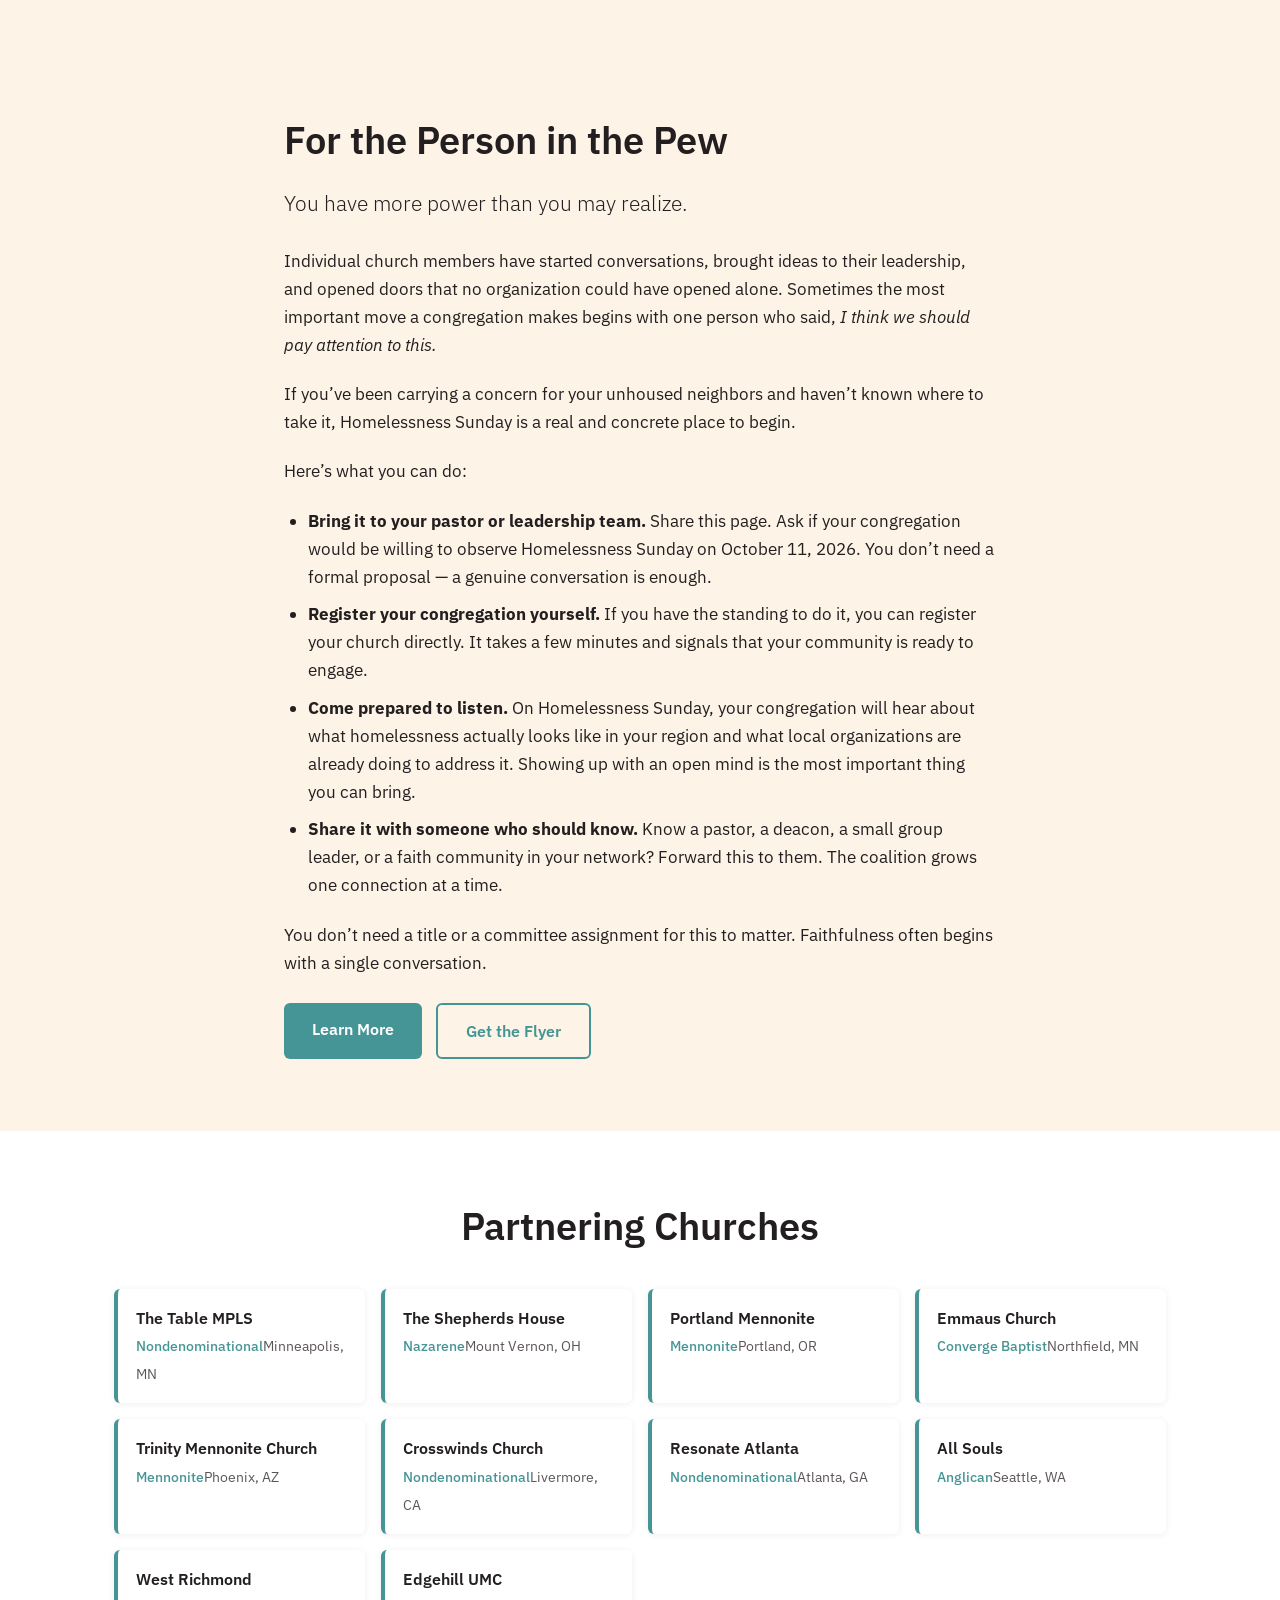
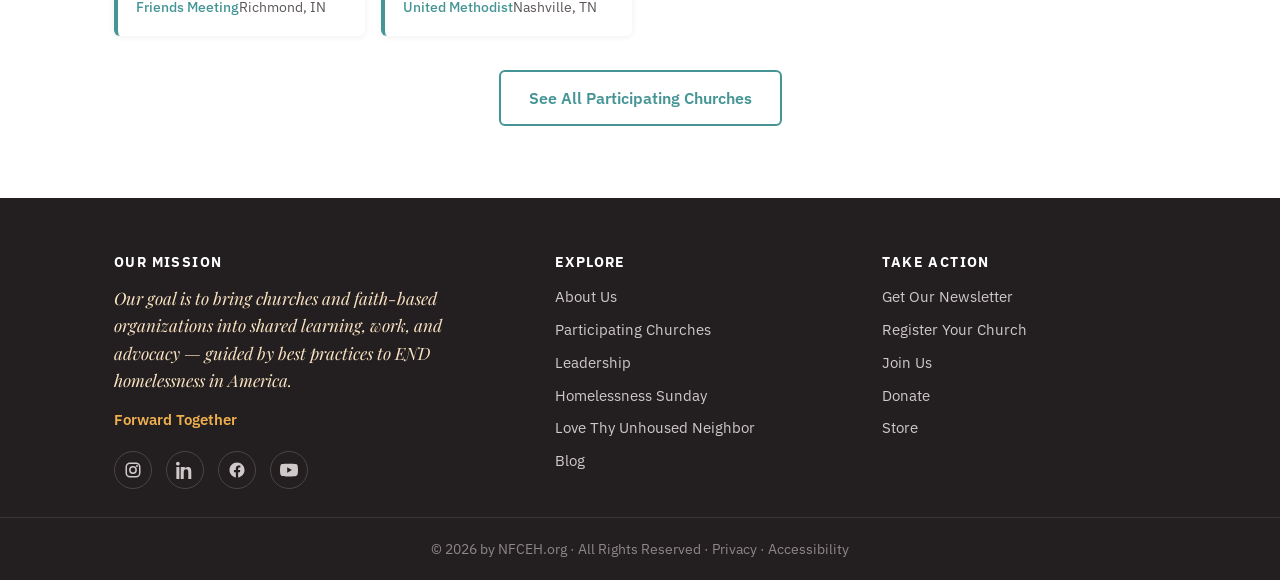
<file: homelessness-sunday/index.html>
<!DOCTYPE html>
<html lang="en">
<head>
<meta charset="UTF-8">
<meta name="viewport" content="width=device-width, initial-scale=1">
<title>Homelessness Sunday | Equip Your Church to Act</title>
<meta name="description" content="Equip your church to engage homelessness with wisdom and compassion. Participate in Homelessness Sunday and join a national movement.">
<link rel="canonical" href="https://www.nfceh.org/homelessness-sunday/">
<meta property="og:type" content="website">
<meta property="og:site_name" content="NFCEH">
<meta property="og:title" content="Homelessness Sunday | Equip Your Church to Act">
<meta property="og:description" content="Equip your church to engage homelessness with wisdom and compassion. Participate in Homelessness Sunday and join a national movement.">
<meta property="og:url" content="https://www.nfceh.org/homelessness-sunday/">
<meta property="og:image" content="https://www.nfceh.org/assets/images/logo.png">
<meta name="twitter:card" content="summary_large_image">
<link rel="icon" href="/assets/images/favicon.png" type="image/png">
<link rel="stylesheet" href="/styles.css">
<!-- Google tag (gtag.js) -->
<script async src="https://www.googletagmanager.com/gtag/js?id=G-5YTZMH6E01"></script>
<script>
  window.dataLayer = window.dataLayer || [];
  function gtag(){dataLayer.push(arguments);}
  gtag('js', new Date());
  gtag('config', 'G-5YTZMH6E01');
</script>
</head>
<body>
<a class="skip-link" href="#main">Skip to content</a>

<header class="site-header">
  <div class="header-inner">
    <a class="brand" href="/">
      <span class="brand-acronym">NFCEH</span>
      <span class="brand-full">National Faith Coalition to END Homelessness</span>
    </a>
    <input type="checkbox" id="nav-toggle" class="nav-toggle" aria-hidden="true">
    <label for="nav-toggle" class="nav-toggle-label" aria-label="Open menu">&#9776;</label>
    <nav class="primary" aria-label="Main navigation">
      <ul>
        <li><a href="/about/">About Us</a>
          <ul class="sub">
            <li><a href="/about/">Our Vision</a></li>
            <li><a href="/about/participating-churches/">Participating Churches</a></li>
            <li><a href="/about/leadership/">Leadership</a></li>
          </ul>
        </li>
        <li><a href="/homelessness-sunday/">Homelessness Sunday</a></li>
        <li><a href="/love-thy-unhoused-neighbor/">Love Thy Unhoused Neighbor</a>
          <ul class="sub">
            <li><a href="/love-thy-unhoused-neighbor/">The Church&rsquo;s Role</a></li>
            <li><a href="/learn/">Learn</a></li>
            <li><a href="/resources/">Resources</a></li>
          </ul>
        </li>
        <li><a href="/blog/">Blog</a></li>
        <li><a href="/join/">Join Us</a>
          <ul class="sub">
            <li><a href="https://mailchi.mp/nfceh/national-faith-coalition-to-end-homelessness">Sign Up</a></li>
          </ul>
        </li>
        <li><a class="nav-donate" href="/donate/">Donate</a></li>
        <li><a href="https://nfceh.printful.me" rel="noopener">Store</a></li>
      </ul>
    </nav>
  </div>
</header>

<main id="main">

  <section class="section-teal hero">
    <div class="wrap center">
      <p class="eyebrow" style="color:var(--cream)">October 11, 2026</p>
      <h1>National Homelessness Sunday</h1>
      <p class="lede" style="margin-top:18px">One day. One voice. Congregations across the country, united to consider how God invites everyone home.</p>
      <div class="btn-row" style="justify-content:center">
        <a class="btn btn-amber" href="https://mailchi.mp/nfceh/homelessness-sunday">Sign Up Your Church</a>
        <a class="btn btn-outline" style="border-color:var(--white);color:var(--white)" href="/assets/files/homelessness-sunday-flyer.pdf">Get the Flyer</a>
      </div>
    </div>
  </section>

  <section class="section-cream">
    <div class="wrap">
      <p class="scripture">&ldquo;For you have been a refuge to the poor, a refuge to the needy in their distress, a shelter from the rainstorm and a shade from the heat.&rdquo;<cite>&mdash; Isaiah 25</cite></p>
    </div>
  </section>

  <section>
    <div class="wrap">
      <div class="card-grid">
        <div class="card">
          <h3>Call to Action</h3>
          <p>Create a shared national moment that awakens awareness, builds empathy, and catalyzes tangible next steps toward housing justice.</p>
        </div>
        <div class="card accent">
          <h3>Our Strategy</h3>
          <p>Mobilize 500+ churches in the first year to preach, pray, and act on homelessness on the same day.</p>
        </div>
        <div class="card">
          <h3>Building Networks</h3>
          <p>Participants in National Homelessness Sunday become the foundation of an ongoing coalition &mdash; turning our shared moment into a movement.</p>
        </div>
      </div>
    </div>
  </section>

  <section class="section-cream">
    <div class="wrap narrow prose">
      <h2>A Cohesive Service, Built Together</h2>
      <p>On October 11, 2026, we are calling on congregations across the country to consider together how God invites everyone home &mdash; and what it could look like for the church to do the same.</p>
      <p>To empower congregations to hear from those closest to the work and to speak with one voice, we are developing a toolkit for churches to use on October 11 that will create a cohesive service:</p>
      <ul>
        <li>Liturgy</li>
        <li>Sermon Points</li>
        <li>Worship Music Set</li>
        <li>Children&rsquo;s curriculum</li>
        <li>and more</li>
      </ul>
      <div class="btn-row">
        <a class="btn btn-primary" href="https://mailchi.mp/nfceh/homelessness-sunday">Sign Up</a>
        <a class="btn btn-outline" href="/assets/files/homelessness-sunday-flyer.pdf">Get the Flyer</a>
      </div>
    </div>
  </section>

  <section>
    <div class="wrap narrow prose">
      <h2>For the Faith Leader</h2>
      <p class="lede">Your congregation is ready for this. More ready than you might think.</p>
      <p>Over the years, we&rsquo;ve talked with enough pastors and faith leaders to know that the hesitation usually isn&rsquo;t about whether people care &mdash; it&rsquo;s about whether there&rsquo;s a clear, manageable way to engage. Homelessness Sunday is designed with that in mind. It&rsquo;s flexible by design, scalable to your community&rsquo;s size and capacity, and built around resources that do most of the heavy lifting.</p>
      <p>One Sunday. One intentional step. And then the door is open.</p>
      <p>Here&rsquo;s what participation looks like:</p>
      <ul>
        <li><strong>Register your congregation.</strong> When you register, you join a national network of faith communities committing to this moment together. You&rsquo;ll receive a toolkit with everything you need: a sermon guide, bulletin inserts, small group discussion materials, and connections to local homelessness response organizations in your region.</li>
        <li><strong>Incorporate it your way.</strong> Some congregations will dedicate their entire service to Homelessness Sunday. Others will weave in a single element &mdash; a moment of reflection, a bulletin insert, a brief pastoral message. Both matter. The goal isn&rsquo;t uniformity; it&rsquo;s movement.</li>
        <li><strong>Connect your congregation to local partners.</strong> One of the most valuable things a faith leader can do is make a warm introduction &mdash; between your congregation and the organizations in your community already working to end homelessness. We&rsquo;ll help you find those connections. The local Continuum of Care, the housing program that needs volunteers, the organization with a gap your congregation&rsquo;s skills or resources could fill.</li>
        <li><strong>Take the next step together.</strong> Homelessness Sunday is a beginning, not a finish line. After October 11, we&rsquo;ll help you discern what comes next &mdash; whether that&rsquo;s ongoing partnership, a new volunteer commitment, a giving focus, or something your congregation is uniquely positioned to offer.</li>
      </ul>
      <p>The hardest part is usually the decision to start. Once that&rsquo;s made, the rest tends to follow.</p>
      <div class="btn-row">
        <a class="btn btn-primary" href="https://mailchi.mp/nfceh/homelessness-sunday">Sign Up</a>
      </div>
    </div>
  </section>

  <section class="section-cream">
    <div class="wrap narrow prose">
      <h2>For the Person in the Pew</h2>
      <p class="lede">You have more power than you may realize.</p>
      <p>Individual church members have started conversations, brought ideas to their leadership, and opened doors that no organization could have opened alone. Sometimes the most important move a congregation makes begins with one person who said, <em>I think we should pay attention to this.</em></p>
      <p>If you&rsquo;ve been carrying a concern for your unhoused neighbors and haven&rsquo;t known where to take it, Homelessness Sunday is a real and concrete place to begin.</p>
      <p>Here&rsquo;s what you can do:</p>
      <ul>
        <li><strong>Bring it to your pastor or leadership team.</strong> Share this page. Ask if your congregation would be willing to observe Homelessness Sunday on October 11, 2026. You don&rsquo;t need a formal proposal &mdash; a genuine conversation is enough.</li>
        <li><strong>Register your congregation yourself.</strong> If you have the standing to do it, you can register your church directly. It takes a few minutes and signals that your community is ready to engage.</li>
        <li><strong>Come prepared to listen.</strong> On Homelessness Sunday, your congregation will hear about what homelessness actually looks like in your region and what local organizations are already doing to address it. Showing up with an open mind is the most important thing you can bring.</li>
        <li><strong>Share it with someone who should know.</strong> Know a pastor, a deacon, a small group leader, or a faith community in your network? Forward this to them. The coalition grows one connection at a time.</li>
      </ul>
      <p>You don&rsquo;t need a title or a committee assignment for this to matter. Faithfulness often begins with a single conversation.</p>
      <div class="btn-row">
        <a class="btn btn-primary" href="https://mailchi.mp/nfceh/homelessness-sunday">Learn More</a>
        <a class="btn btn-outline" href="/assets/files/homelessness-sunday-flyer.pdf">Get the Flyer</a>
      </div>
    </div>
  </section>

  <section>
    <div class="wrap">
      <div class="center"><h2>Partnering Churches</h2></div>
      <div class="church-grid">
        <div class="church"><strong>The Table MPLS</strong><span class="denom">Nondenominational</span><span class="place">Minneapolis, MN</span></div>
        <div class="church"><strong>The Shepherds House</strong><span class="denom">Nazarene</span><span class="place">Mount Vernon, OH</span></div>
        <div class="church"><strong>Portland Mennonite</strong><span class="denom">Mennonite</span><span class="place">Portland, OR</span></div>
        <div class="church"><strong>Emmaus Church</strong><span class="denom">Converge Baptist</span><span class="place">Northfield, MN</span></div>
        <div class="church"><strong>Trinity Mennonite Church</strong><span class="denom">Mennonite</span><span class="place">Phoenix, AZ</span></div>
        <div class="church"><strong>Crosswinds Church</strong><span class="denom">Nondenominational</span><span class="place">Livermore, CA</span></div>
        <div class="church"><strong>Resonate Atlanta</strong><span class="denom">Nondenominational</span><span class="place">Atlanta, GA</span></div>
        <div class="church"><strong>All Souls</strong><span class="denom">Anglican</span><span class="place">Seattle, WA</span></div>
        <div class="church"><strong>West Richmond</strong><span class="denom">Friends Meeting</span><span class="place">Richmond, IN</span></div>
        <div class="church"><strong>Edgehill UMC</strong><span class="denom">United Methodist</span><span class="place">Nashville, TN</span></div>
      </div>
      <div class="center" style="margin-top:34px">
        <a class="btn btn-outline" href="/about/participating-churches/">See All Participating Churches</a>
      </div>
    </div>
  </section>

</main>

<footer class="site-footer">
  <div class="footer-inner">
    <div>
      <h4>Our Mission</h4>
      <p class="footer-mission">Our goal is to bring churches and faith-based organizations into shared learning, work, and advocacy &mdash; guided by best practices to END homelessness in America.</p>
      <p class="footer-tagline">Forward Together</p>
      <div class="social-row">
        <a href="https://www.instagram.com/faithandhomelessness/" aria-label="Instagram"><svg viewBox="0 0 24 24" aria-hidden="true"><rect x="3" y="3" width="18" height="18" rx="5" fill="none" stroke="currentColor" stroke-width="2"/><circle cx="12" cy="12" r="4.2" fill="none" stroke="currentColor" stroke-width="2"/><circle cx="17.3" cy="6.7" r="1.3"/></svg></a>
        <a href="https://www.linkedin.com/company/national-faith-coalition-to-end-homelessness/" aria-label="LinkedIn"><svg viewBox="0 0 24 24" aria-hidden="true"><path d="M4.98 3.5C4.98 4.88 3.87 6 2.5 6S0 4.88 0 3.5 1.12 1 2.5 1s2.48 1.12 2.48 2.5zM.5 8h4v16h-4V8zm7.5 0h3.8v2.2h.05c.53-1 1.83-2.2 3.77-2.2 4.03 0 4.78 2.65 4.78 6.1V24h-4v-8.5c0-2.03-.04-4.64-2.83-4.64-2.83 0-3.27 2.2-3.27 4.5V24h-4V8z"/></svg></a>
        <a href="https://www.facebook.com/profile.php?id=61576493879847" aria-label="Facebook"><svg viewBox="0 0 24 24" aria-hidden="true"><path d="M22 12.06C22 6.5 17.52 2 12 2S2 6.5 2 12.06c0 5.02 3.66 9.18 8.44 9.94v-7.03H7.9v-2.91h2.54V9.85c0-2.52 1.49-3.91 3.77-3.91 1.09 0 2.24.2 2.24.2v2.47h-1.26c-1.24 0-1.63.78-1.63 1.57v1.88h2.78l-.45 2.91h-2.33V22c4.78-.76 8.44-4.92 8.44-9.94z"/></svg></a>
        <a href="https://youtube.com/channel/faithandhomelessness" aria-label="YouTube"><svg viewBox="0 0 24 24" aria-hidden="true"><path d="M23.5 6.2a3 3 0 0 0-2.1-2.1C19.5 3.5 12 3.5 12 3.5s-7.5 0-9.4.6A3 3 0 0 0 .5 6.2 31.3 31.3 0 0 0 0 12a31.3 31.3 0 0 0 .5 5.8 3 3 0 0 0 2.1 2.1c1.9.6 9.4.6 9.4.6s7.5 0 9.4-.6a3 3 0 0 0 2.1-2.1A31.3 31.3 0 0 0 24 12a31.3 31.3 0 0 0-.5-5.8zM9.6 15.6V8.4L15.8 12z"/></svg></a>
      </div>
    </div>
    <div>
      <h4>Explore</h4>
      <ul>
        <li><a href="/about/">About Us</a></li>
        <li><a href="/about/participating-churches/">Participating Churches</a></li>
        <li><a href="/about/leadership/">Leadership</a></li>
        <li><a href="/homelessness-sunday/">Homelessness Sunday</a></li>
        <li><a href="/love-thy-unhoused-neighbor/">Love Thy Unhoused Neighbor</a></li>
        <li><a href="/blog/">Blog</a></li>
      </ul>
    </div>
    <div>
      <h4>Take Action</h4>
      <ul>
        <li><a href="https://mailchi.mp/nfceh/national-faith-coalition-to-end-homelessness">Get Our Newsletter</a></li>
        <li><a href="https://mailchi.mp/nfceh/homelessness-sunday">Register Your Church</a></li>
        <li><a href="/join/">Join Us</a></li>
        <li><a href="/donate/">Donate</a></li>
        <li><a href="https://nfceh.printful.me" rel="noopener">Store</a></li>
      </ul>
    </div>
  </div>
  <div class="footer-bottom">&copy; 2026 by NFCEH.org &middot; All Rights Reserved &middot; <a href="/privacy/">Privacy</a> &middot; <a href="/accessibility/">Accessibility</a></div>
</footer>

</body>
</html>
</file>
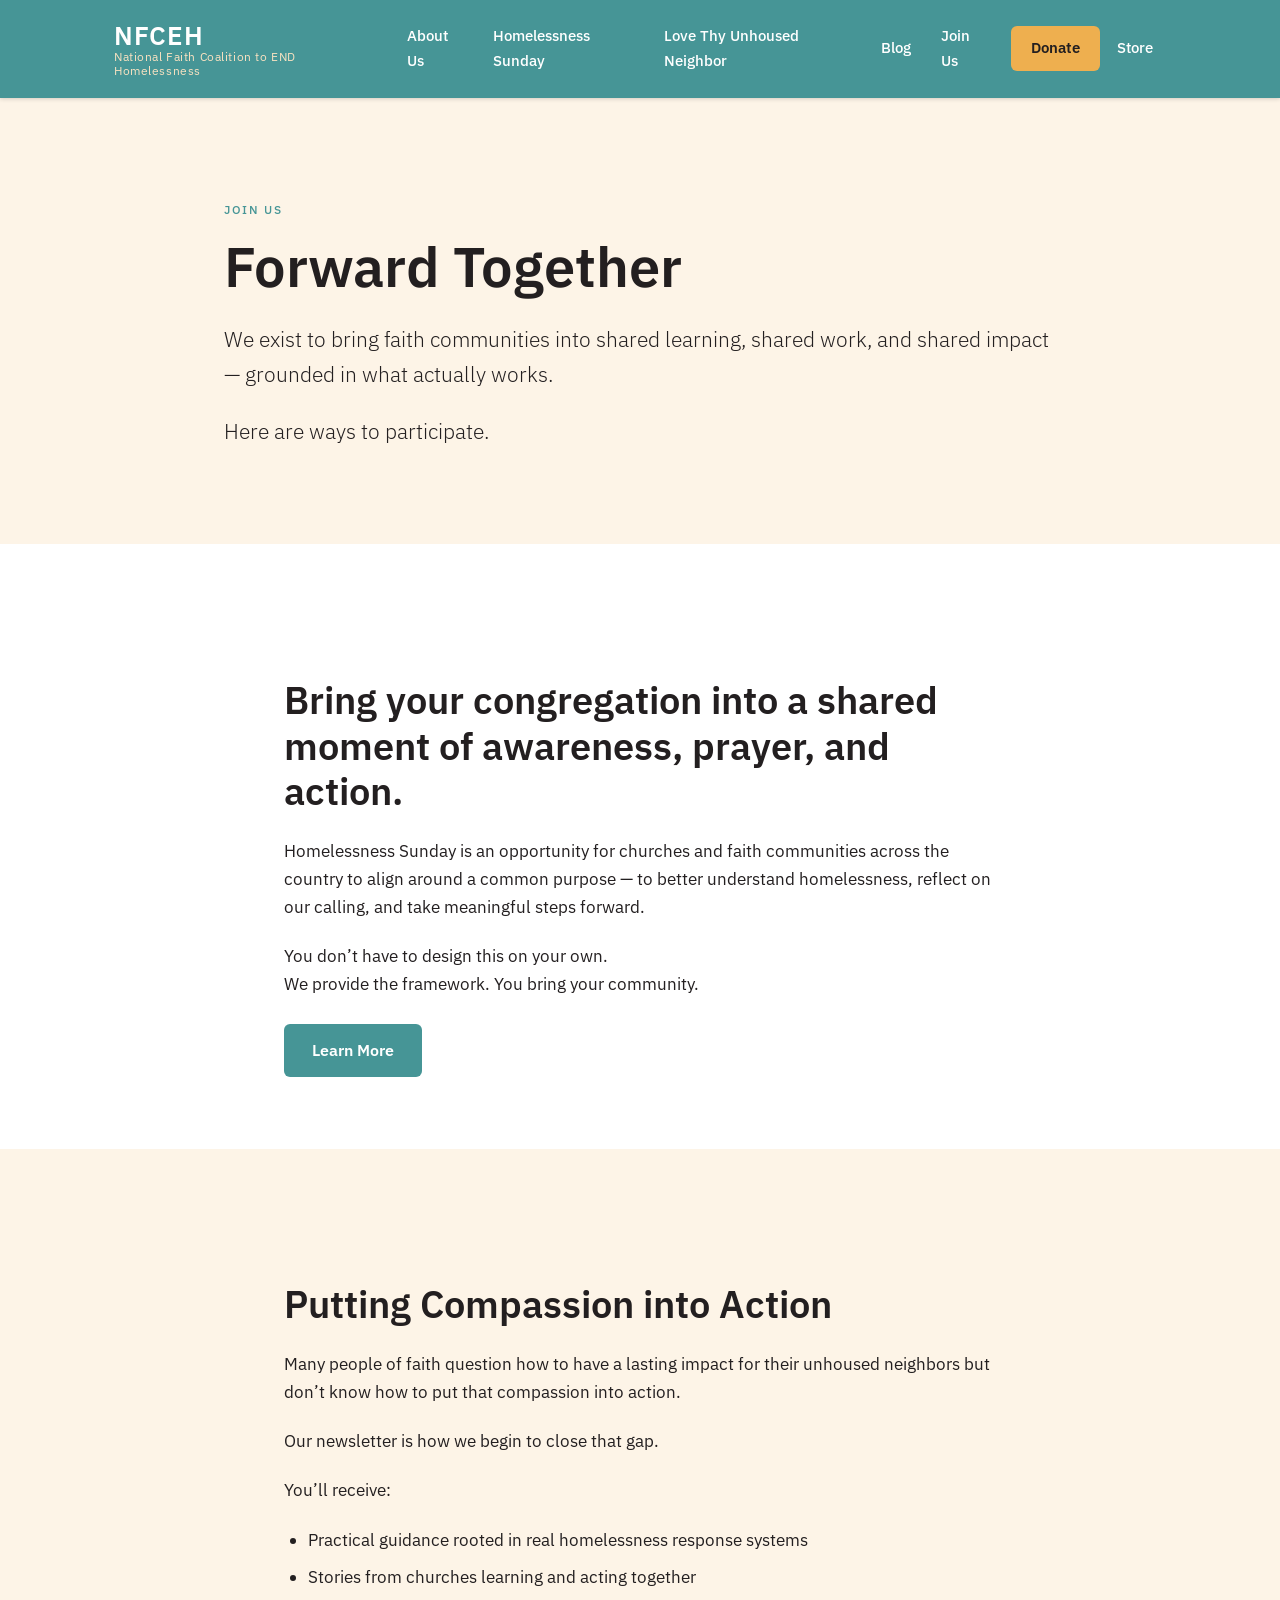
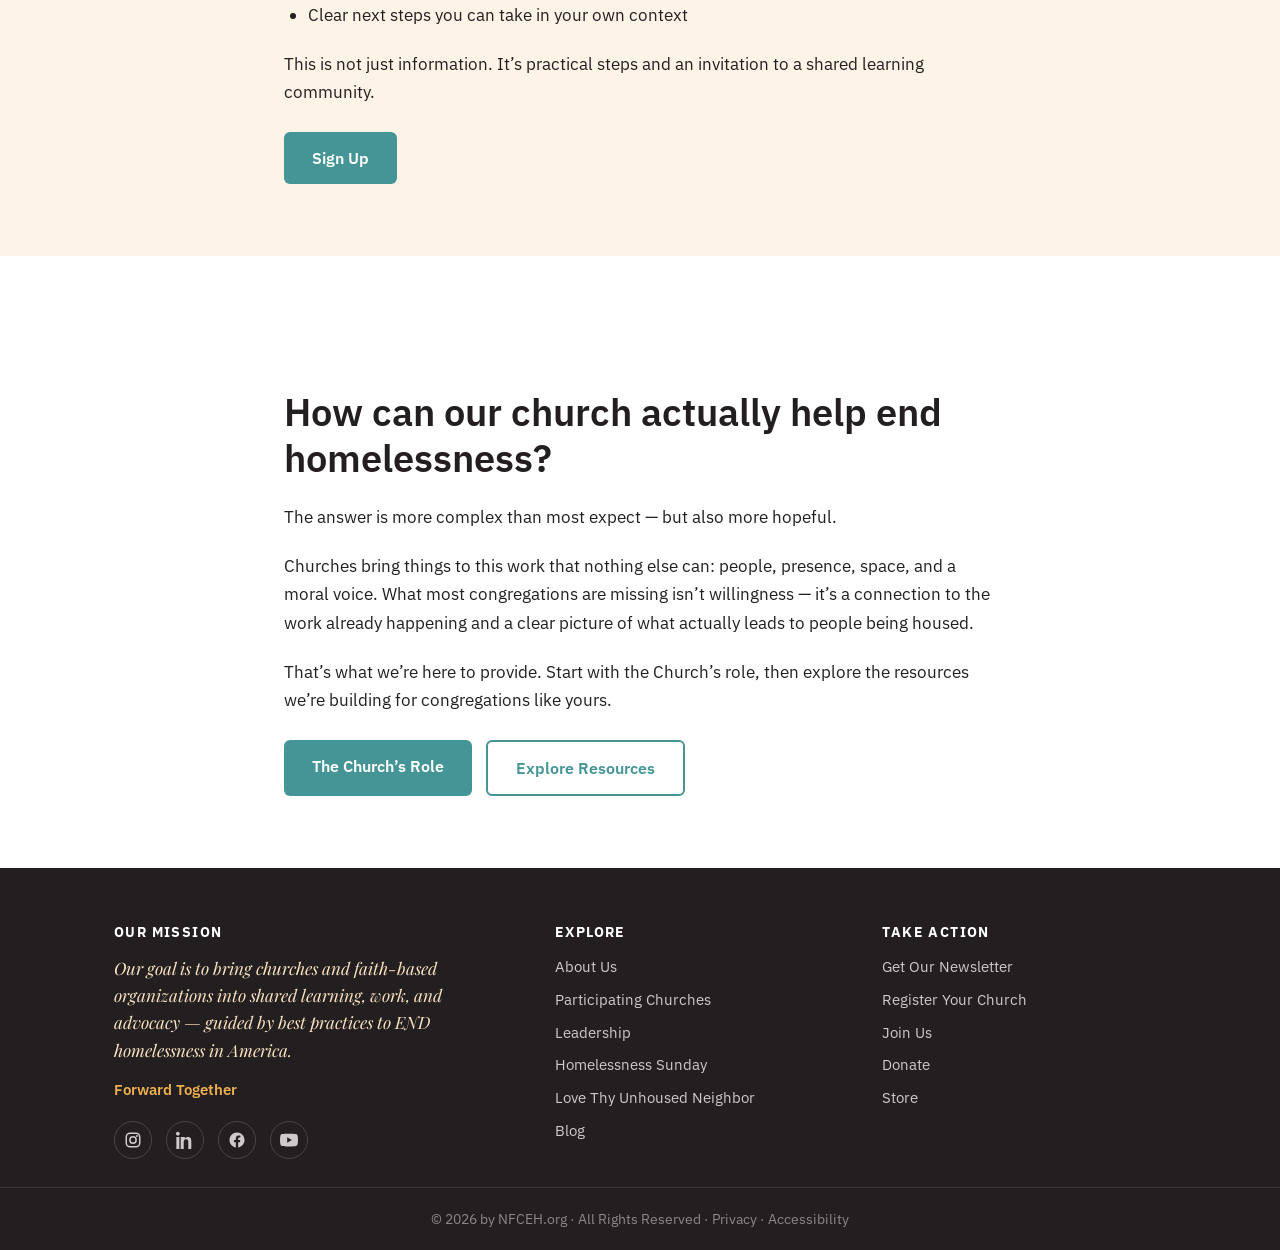
<file: join/index.html>
<!DOCTYPE html>
<html lang="en">
<head>
<meta charset="UTF-8">
<meta name="viewport" content="width=device-width, initial-scale=1">
<title>Join the Movement to End Homelessness | NFCEH</title>
<meta name="description" content="Join churches and individuals working together to end homelessness. Learn, participate, and take action in your community.">
<link rel="canonical" href="https://www.nfceh.org/join/">
<meta property="og:type" content="website">
<meta property="og:site_name" content="NFCEH">
<meta property="og:title" content="Join the Movement to End Homelessness | NFCEH">
<meta property="og:description" content="Join churches and individuals working together to end homelessness. Learn, participate, and take action in your community.">
<meta property="og:url" content="https://www.nfceh.org/join/">
<meta property="og:image" content="https://www.nfceh.org/assets/images/logo.png">
<meta name="twitter:card" content="summary_large_image">
<link rel="icon" href="/assets/images/favicon.png" type="image/png">
<link rel="stylesheet" href="/styles.css">
<!-- Google tag (gtag.js) -->
<script async src="https://www.googletagmanager.com/gtag/js?id=G-5YTZMH6E01"></script>
<script>
  window.dataLayer = window.dataLayer || [];
  function gtag(){dataLayer.push(arguments);}
  gtag('js', new Date());
  gtag('config', 'G-5YTZMH6E01');
</script>
</head>
<body>
<a class="skip-link" href="#main">Skip to content</a>

<header class="site-header">
  <div class="header-inner">
    <a class="brand" href="/">
      <span class="brand-acronym">NFCEH</span>
      <span class="brand-full">National Faith Coalition to END Homelessness</span>
    </a>
    <input type="checkbox" id="nav-toggle" class="nav-toggle" aria-hidden="true">
    <label for="nav-toggle" class="nav-toggle-label" aria-label="Open menu">&#9776;</label>
    <nav class="primary" aria-label="Main navigation">
      <ul>
        <li><a href="/about/">About Us</a>
          <ul class="sub">
            <li><a href="/about/">Our Vision</a></li>
            <li><a href="/about/participating-churches/">Participating Churches</a></li>
            <li><a href="/about/leadership/">Leadership</a></li>
          </ul>
        </li>
        <li><a href="/homelessness-sunday/">Homelessness Sunday</a></li>
        <li><a href="/love-thy-unhoused-neighbor/">Love Thy Unhoused Neighbor</a>
          <ul class="sub">
            <li><a href="/love-thy-unhoused-neighbor/">The Church&rsquo;s Role</a></li>
            <li><a href="/learn/">Learn</a></li>
            <li><a href="/resources/">Resources</a></li>
          </ul>
        </li>
        <li><a href="/blog/">Blog</a></li>
        <li><a href="/join/">Join Us</a>
          <ul class="sub">
            <li><a href="https://mailchi.mp/nfceh/national-faith-coalition-to-end-homelessness">Sign Up</a></li>
          </ul>
        </li>
        <li><a class="nav-donate" href="/donate/">Donate</a></li>
        <li><a href="https://nfceh.printful.me" rel="noopener">Store</a></li>
      </ul>
    </nav>
  </div>
</header>

<main id="main">

  <section class="hero section-cream">
    <div class="wrap">
      <p class="eyebrow">Join Us</p>
      <h1>Forward Together</h1>
      <p class="lede">We exist to bring faith communities into shared learning, shared work, and shared impact &mdash; grounded in what actually works.</p>
      <p class="lede">Here are ways to participate.</p>
    </div>
  </section>

  <section>
    <div class="wrap narrow prose">
      <h2>Bring your congregation into a shared moment of awareness, prayer, and action.</h2>
      <p>Homelessness Sunday is an opportunity for churches and faith communities across the country to align around a common purpose &mdash; to better understand homelessness, reflect on our calling, and take meaningful steps forward.</p>
      <p>You don&rsquo;t have to design this on your own.<br>We provide the framework. You bring your community.</p>
      <div class="btn-row"><a class="btn btn-primary" href="/homelessness-sunday/">Learn More</a></div>
    </div>
  </section>

  <section class="section-cream">
    <div class="wrap narrow prose">
      <h2>Putting Compassion into Action</h2>
      <p>Many people of faith question how to have a lasting impact for their unhoused neighbors but don&rsquo;t know how to put that compassion into action.</p>
      <p>Our newsletter is how we begin to close that gap.</p>
      <p>You&rsquo;ll receive:</p>
      <ul>
        <li>Practical guidance rooted in real homelessness response systems</li>
        <li>Stories from churches learning and acting together</li>
        <li>Clear next steps you can take in your own context</li>
      </ul>
      <p>This is not just information. It&rsquo;s practical steps and an invitation to a shared learning community.</p>
      <div class="btn-row"><a class="btn btn-primary" href="https://mailchi.mp/nfceh/national-faith-coalition-to-end-homelessness">Sign Up</a></div>
    </div>
  </section>

  <section>
    <div class="wrap narrow prose">
      <h2>How can our church actually help end homelessness?</h2>
      <p>The answer is more complex than most expect &mdash; but also more hopeful.</p>
      <p>Churches bring things to this work that nothing else can: people, presence, space, and a moral voice. What most congregations are missing isn&rsquo;t willingness &mdash; it&rsquo;s a connection to the work already happening and a clear picture of what actually leads to people being housed.</p>
      <p>That&rsquo;s what we&rsquo;re here to provide. Start with the Church&rsquo;s role, then explore the resources we&rsquo;re building for congregations like yours.</p>
      <div class="btn-row">
        <a class="btn btn-primary" href="/love-thy-unhoused-neighbor/">The Church&rsquo;s Role</a>
        <a class="btn btn-outline" href="/resources/">Explore Resources</a>
      </div>
    </div>
  </section>

</main>

<footer class="site-footer">
  <div class="footer-inner">
    <div>
      <h4>Our Mission</h4>
      <p class="footer-mission">Our goal is to bring churches and faith-based organizations into shared learning, work, and advocacy &mdash; guided by best practices to END homelessness in America.</p>
      <p class="footer-tagline">Forward Together</p>
      <div class="social-row">
        <a href="https://www.instagram.com/faithandhomelessness/" aria-label="Instagram"><svg viewBox="0 0 24 24" aria-hidden="true"><rect x="3" y="3" width="18" height="18" rx="5" fill="none" stroke="currentColor" stroke-width="2"/><circle cx="12" cy="12" r="4.2" fill="none" stroke="currentColor" stroke-width="2"/><circle cx="17.3" cy="6.7" r="1.3"/></svg></a>
        <a href="https://www.linkedin.com/company/national-faith-coalition-to-end-homelessness/" aria-label="LinkedIn"><svg viewBox="0 0 24 24" aria-hidden="true"><path d="M4.98 3.5C4.98 4.88 3.87 6 2.5 6S0 4.88 0 3.5 1.12 1 2.5 1s2.48 1.12 2.48 2.5zM.5 8h4v16h-4V8zm7.5 0h3.8v2.2h.05c.53-1 1.83-2.2 3.77-2.2 4.03 0 4.78 2.65 4.78 6.1V24h-4v-8.5c0-2.03-.04-4.64-2.83-4.64-2.83 0-3.27 2.2-3.27 4.5V24h-4V8z"/></svg></a>
        <a href="https://www.facebook.com/profile.php?id=61576493879847" aria-label="Facebook"><svg viewBox="0 0 24 24" aria-hidden="true"><path d="M22 12.06C22 6.5 17.52 2 12 2S2 6.5 2 12.06c0 5.02 3.66 9.18 8.44 9.94v-7.03H7.9v-2.91h2.54V9.85c0-2.52 1.49-3.91 3.77-3.91 1.09 0 2.24.2 2.24.2v2.47h-1.26c-1.24 0-1.63.78-1.63 1.57v1.88h2.78l-.45 2.91h-2.33V22c4.78-.76 8.44-4.92 8.44-9.94z"/></svg></a>
        <a href="https://youtube.com/channel/faithandhomelessness" aria-label="YouTube"><svg viewBox="0 0 24 24" aria-hidden="true"><path d="M23.5 6.2a3 3 0 0 0-2.1-2.1C19.5 3.5 12 3.5 12 3.5s-7.5 0-9.4.6A3 3 0 0 0 .5 6.2 31.3 31.3 0 0 0 0 12a31.3 31.3 0 0 0 .5 5.8 3 3 0 0 0 2.1 2.1c1.9.6 9.4.6 9.4.6s7.5 0 9.4-.6a3 3 0 0 0 2.1-2.1A31.3 31.3 0 0 0 24 12a31.3 31.3 0 0 0-.5-5.8zM9.6 15.6V8.4L15.8 12z"/></svg></a>
      </div>
    </div>
    <div>
      <h4>Explore</h4>
      <ul>
        <li><a href="/about/">About Us</a></li>
        <li><a href="/about/participating-churches/">Participating Churches</a></li>
        <li><a href="/about/leadership/">Leadership</a></li>
        <li><a href="/homelessness-sunday/">Homelessness Sunday</a></li>
        <li><a href="/love-thy-unhoused-neighbor/">Love Thy Unhoused Neighbor</a></li>
        <li><a href="/blog/">Blog</a></li>
      </ul>
    </div>
    <div>
      <h4>Take Action</h4>
      <ul>
        <li><a href="https://mailchi.mp/nfceh/national-faith-coalition-to-end-homelessness">Get Our Newsletter</a></li>
        <li><a href="https://mailchi.mp/nfceh/homelessness-sunday">Register Your Church</a></li>
        <li><a href="/join/">Join Us</a></li>
        <li><a href="/donate/">Donate</a></li>
        <li><a href="https://nfceh.printful.me" rel="noopener">Store</a></li>
      </ul>
    </div>
  </div>
  <div class="footer-bottom">&copy; 2026 by NFCEH.org &middot; All Rights Reserved &middot; <a href="/privacy/">Privacy</a> &middot; <a href="/accessibility/">Accessibility</a></div>
</footer>

</body>
</html>
</file>
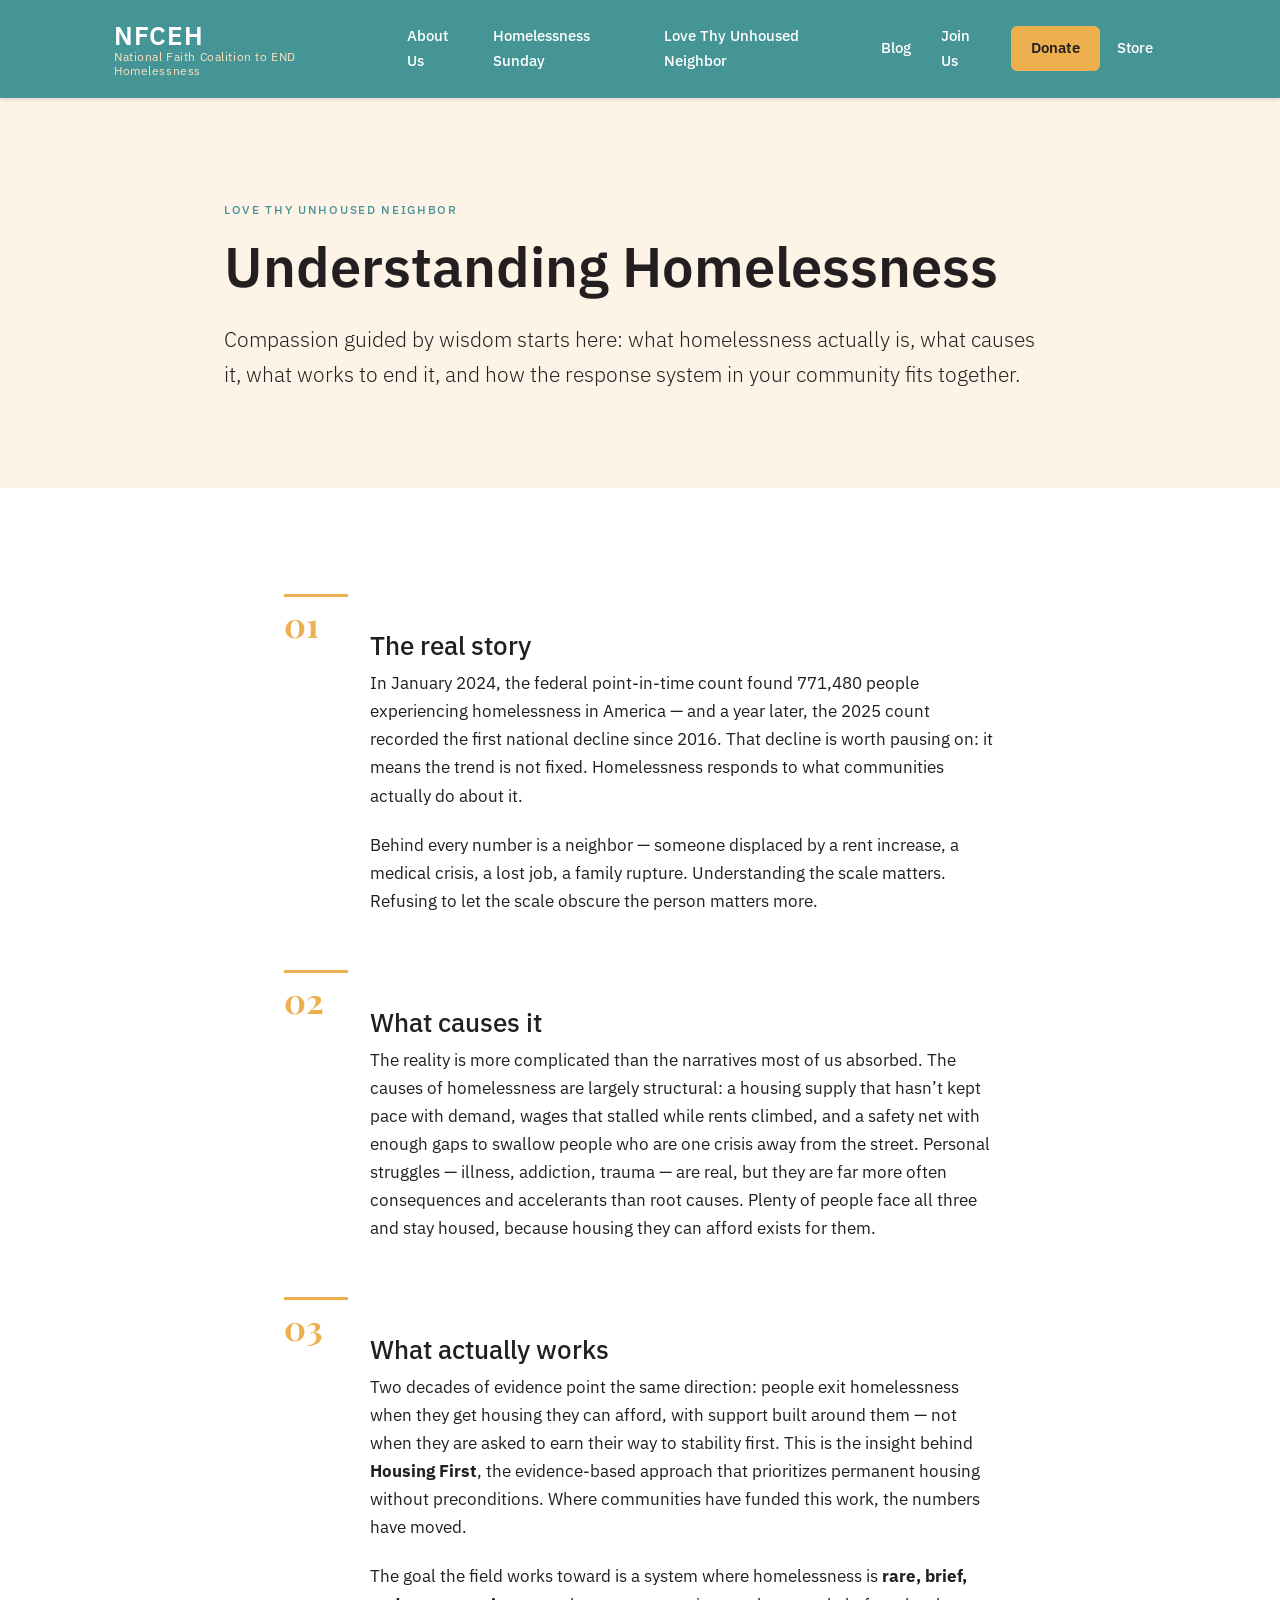
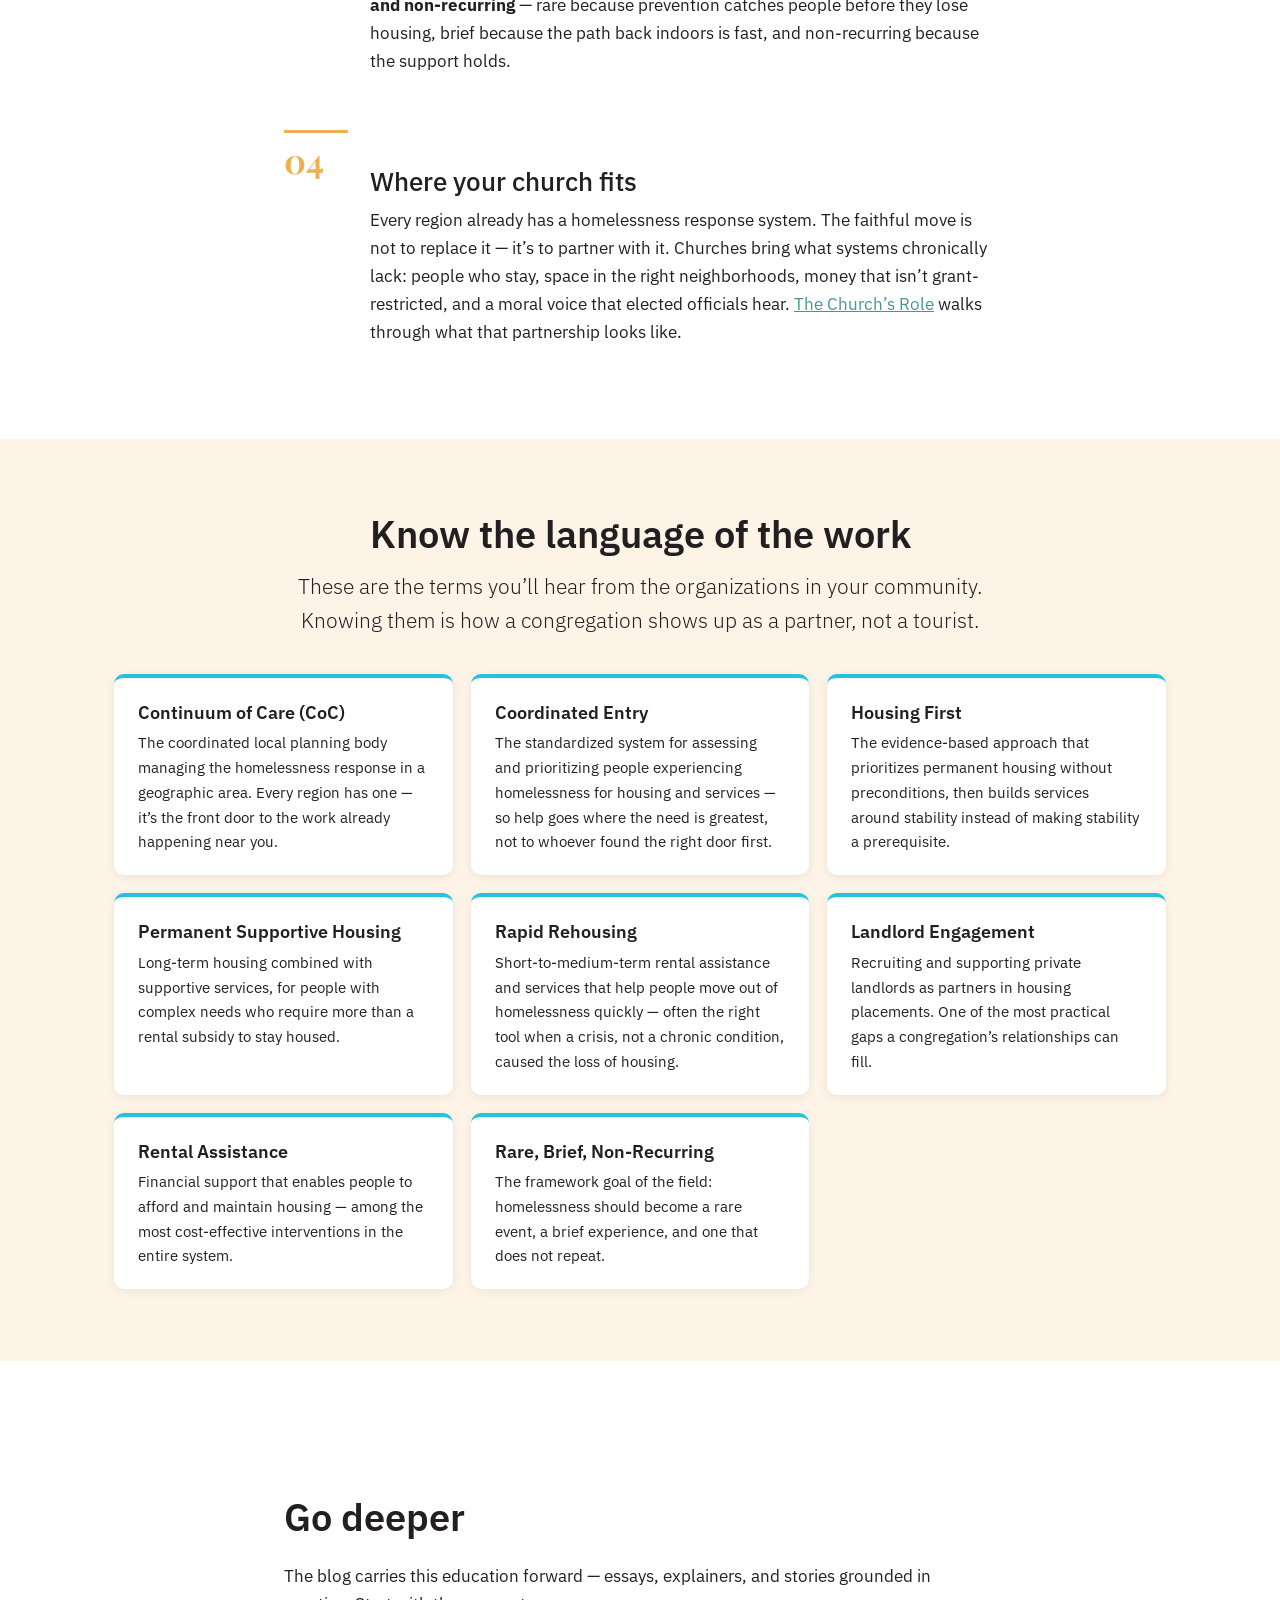
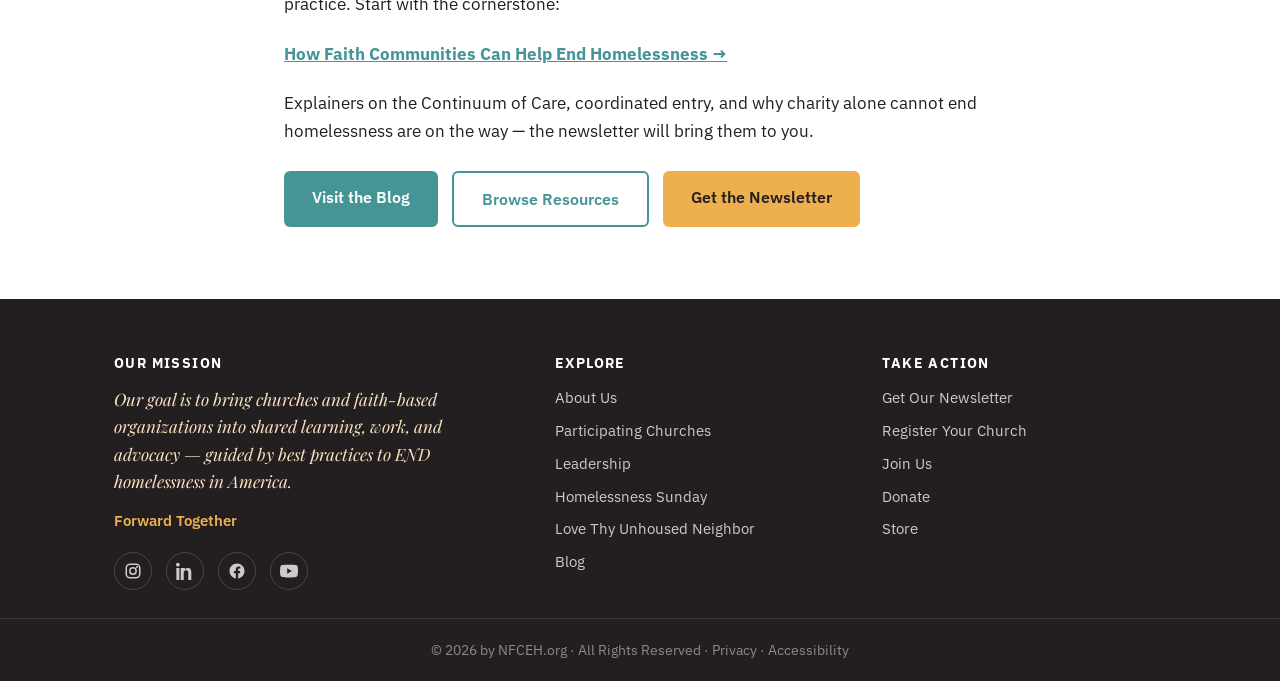
<file: learn/index.html>
<!DOCTYPE html>
<html lang="en">
<head>
<meta charset="UTF-8">
<meta name="viewport" content="width=device-width, initial-scale=1">
<title>Understanding Homelessness | Learn | NFCEH</title>
<meta name="description" content="What causes homelessness, what actually works to end it, and how your local homelessness response system fits together - explained for faith communities.">
<link rel="canonical" href="https://www.nfceh.org/learn/">
<meta property="og:type" content="website">
<meta property="og:site_name" content="NFCEH">
<meta property="og:title" content="Understanding Homelessness | Learn | NFCEH">
<meta property="og:description" content="What causes homelessness, what actually works to end it, and how your local homelessness response system fits together - explained for faith communities.">
<meta property="og:url" content="https://www.nfceh.org/learn/">
<meta property="og:image" content="https://www.nfceh.org/assets/images/logo.png">
<meta name="twitter:card" content="summary_large_image">
<link rel="icon" href="/assets/images/favicon.png" type="image/png">
<link rel="stylesheet" href="/styles.css">
<!-- Google tag (gtag.js) -->
<script async src="https://www.googletagmanager.com/gtag/js?id=G-5YTZMH6E01"></script>
<script>
  window.dataLayer = window.dataLayer || [];
  function gtag(){dataLayer.push(arguments);}
  gtag('js', new Date());
  gtag('config', 'G-5YTZMH6E01');
</script>
</head>
<body>
<a class="skip-link" href="#main">Skip to content</a>

<header class="site-header">
  <div class="header-inner">
    <a class="brand" href="/">
      <span class="brand-acronym">NFCEH</span>
      <span class="brand-full">National Faith Coalition to END Homelessness</span>
    </a>
    <input type="checkbox" id="nav-toggle" class="nav-toggle" aria-hidden="true">
    <label for="nav-toggle" class="nav-toggle-label" aria-label="Open menu">&#9776;</label>
    <nav class="primary" aria-label="Main navigation">
      <ul>
        <li><a href="/about/">About Us</a>
          <ul class="sub">
            <li><a href="/about/">Our Vision</a></li>
            <li><a href="/about/participating-churches/">Participating Churches</a></li>
            <li><a href="/about/leadership/">Leadership</a></li>
          </ul>
        </li>
        <li><a href="/homelessness-sunday/">Homelessness Sunday</a></li>
        <li><a href="/love-thy-unhoused-neighbor/">Love Thy Unhoused Neighbor</a>
          <ul class="sub">
            <li><a href="/love-thy-unhoused-neighbor/">The Church&rsquo;s Role</a></li>
            <li><a href="/learn/">Learn</a></li>
            <li><a href="/resources/">Resources</a></li>
          </ul>
        </li>
        <li><a href="/blog/">Blog</a></li>
        <li><a href="/join/">Join Us</a>
          <ul class="sub">
            <li><a href="https://mailchi.mp/nfceh/national-faith-coalition-to-end-homelessness">Sign Up</a></li>
          </ul>
        </li>
        <li><a class="nav-donate" href="/donate/">Donate</a></li>
        <li><a href="https://nfceh.printful.me" rel="noopener">Store</a></li>
      </ul>
    </nav>
  </div>
</header>

<main id="main">

  <section class="hero section-cream">
    <div class="wrap">
      <p class="eyebrow">Love Thy Unhoused Neighbor</p>
      <h1>Understanding Homelessness</h1>
      <p class="lede">Compassion guided by wisdom starts here: what homelessness actually is, what causes it, what works to end it, and how the response system in your community fits together.</p>
    </div>
  </section>

  <section>
    <div class="wrap narrow prose">
      <div class="path-step">
        <div class="path-num">01</div>
        <div>
          <h3>The real story</h3>
          <p>In January 2024, the federal point-in-time count found 771,480 people experiencing homelessness in America &mdash; and a year later, the 2025 count recorded the first national decline since 2016. That decline is worth pausing on: it means the trend is not fixed. Homelessness responds to what communities actually do about it.</p>
          <p>Behind every number is a neighbor &mdash; someone displaced by a rent increase, a medical crisis, a lost job, a family rupture. Understanding the scale matters. Refusing to let the scale obscure the person matters more.</p>
        </div>
      </div>
      <div class="path-step">
        <div class="path-num">02</div>
        <div>
          <h3>What causes it</h3>
          <p>The reality is more complicated than the narratives most of us absorbed. The causes of homelessness are largely structural: a housing supply that hasn&rsquo;t kept pace with demand, wages that stalled while rents climbed, and a safety net with enough gaps to swallow people who are one crisis away from the street. Personal struggles &mdash; illness, addiction, trauma &mdash; are real, but they are far more often consequences and accelerants than root causes. Plenty of people face all three and stay housed, because housing they can afford exists for them.</p>
        </div>
      </div>
      <div class="path-step">
        <div class="path-num">03</div>
        <div>
          <h3>What actually works</h3>
          <p>Two decades of evidence point the same direction: people exit homelessness when they get housing they can afford, with support built around them &mdash; not when they are asked to earn their way to stability first. This is the insight behind <strong>Housing First</strong>, the evidence-based approach that prioritizes permanent housing without preconditions. Where communities have funded this work, the numbers have moved.</p>
          <p>The goal the field works toward is a system where homelessness is <strong>rare, brief, and non-recurring</strong> &mdash; rare because prevention catches people before they lose housing, brief because the path back indoors is fast, and non-recurring because the support holds.</p>
        </div>
      </div>
      <div class="path-step">
        <div class="path-num">04</div>
        <div>
          <h3>Where your church fits</h3>
          <p>Every region already has a homelessness response system. The faithful move is not to replace it &mdash; it&rsquo;s to partner with it. Churches bring what systems chronically lack: people who stay, space in the right neighborhoods, money that isn&rsquo;t grant-restricted, and a moral voice that elected officials hear. <a href="/love-thy-unhoused-neighbor/">The Church&rsquo;s Role</a> walks through what that partnership looks like.</p>
        </div>
      </div>
    </div>
  </section>

  <section class="section-cream">
    <div class="wrap">
      <div class="narrow center">
        <h2>Know the language of the work</h2>
        <p class="lede" style="margin-top:12px">These are the terms you&rsquo;ll hear from the organizations in your community. Knowing them is how a congregation shows up as a partner, not a tourist.</p>
      </div>
      <div class="term-grid">
        <div class="term">
          <h3>Continuum of Care (CoC)</h3>
          <p>The coordinated local planning body managing the homelessness response in a geographic area. Every region has one &mdash; it&rsquo;s the front door to the work already happening near you.</p>
        </div>
        <div class="term">
          <h3>Coordinated Entry</h3>
          <p>The standardized system for assessing and prioritizing people experiencing homelessness for housing and services &mdash; so help goes where the need is greatest, not to whoever found the right door first.</p>
        </div>
        <div class="term">
          <h3>Housing First</h3>
          <p>The evidence-based approach that prioritizes permanent housing without preconditions, then builds services around stability instead of making stability a prerequisite.</p>
        </div>
        <div class="term">
          <h3>Permanent Supportive Housing</h3>
          <p>Long-term housing combined with supportive services, for people with complex needs who require more than a rental subsidy to stay housed.</p>
        </div>
        <div class="term">
          <h3>Rapid Rehousing</h3>
          <p>Short-to-medium-term rental assistance and services that help people move out of homelessness quickly &mdash; often the right tool when a crisis, not a chronic condition, caused the loss of housing.</p>
        </div>
        <div class="term">
          <h3>Landlord Engagement</h3>
          <p>Recruiting and supporting private landlords as partners in housing placements. One of the most practical gaps a congregation&rsquo;s relationships can fill.</p>
        </div>
        <div class="term">
          <h3>Rental Assistance</h3>
          <p>Financial support that enables people to afford and maintain housing &mdash; among the most cost-effective interventions in the entire system.</p>
        </div>
        <div class="term">
          <h3>Rare, Brief, Non-Recurring</h3>
          <p>The framework goal of the field: homelessness should become a rare event, a brief experience, and one that does not repeat.</p>
        </div>
      </div>
    </div>
  </section>

  <section>
    <div class="wrap narrow prose">
      <h2>Go deeper</h2>
      <p>The blog carries this education forward &mdash; essays, explainers, and stories grounded in practice. Start with the cornerstone:</p>
      <p><a href="/blog/how-faith-communities-can-help-end-homelessness/"><strong>How Faith Communities Can Help End Homelessness &rarr;</strong></a></p>
      <p>Explainers on the Continuum of Care, coordinated entry, and why charity alone cannot end homelessness are on the way &mdash; the newsletter will bring them to you.</p>
      <div class="btn-row">
        <a class="btn btn-primary" href="/blog/">Visit the Blog</a>
        <a class="btn btn-outline" href="/resources/">Browse Resources</a>
        <a class="btn btn-amber" href="https://mailchi.mp/nfceh/national-faith-coalition-to-end-homelessness">Get the Newsletter</a>
      </div>
    </div>
  </section>

</main>

<footer class="site-footer">
  <div class="footer-inner">
    <div>
      <h4>Our Mission</h4>
      <p class="footer-mission">Our goal is to bring churches and faith-based organizations into shared learning, work, and advocacy &mdash; guided by best practices to END homelessness in America.</p>
      <p class="footer-tagline">Forward Together</p>
      <div class="social-row">
        <a href="https://www.instagram.com/faithandhomelessness/" aria-label="Instagram"><svg viewBox="0 0 24 24" aria-hidden="true"><rect x="3" y="3" width="18" height="18" rx="5" fill="none" stroke="currentColor" stroke-width="2"/><circle cx="12" cy="12" r="4.2" fill="none" stroke="currentColor" stroke-width="2"/><circle cx="17.3" cy="6.7" r="1.3"/></svg></a>
        <a href="https://www.linkedin.com/company/national-faith-coalition-to-end-homelessness/" aria-label="LinkedIn"><svg viewBox="0 0 24 24" aria-hidden="true"><path d="M4.98 3.5C4.98 4.88 3.87 6 2.5 6S0 4.88 0 3.5 1.12 1 2.5 1s2.48 1.12 2.48 2.5zM.5 8h4v16h-4V8zm7.5 0h3.8v2.2h.05c.53-1 1.83-2.2 3.77-2.2 4.03 0 4.78 2.65 4.78 6.1V24h-4v-8.5c0-2.03-.04-4.64-2.83-4.64-2.83 0-3.27 2.2-3.27 4.5V24h-4V8z"/></svg></a>
        <a href="https://www.facebook.com/profile.php?id=61576493879847" aria-label="Facebook"><svg viewBox="0 0 24 24" aria-hidden="true"><path d="M22 12.06C22 6.5 17.52 2 12 2S2 6.5 2 12.06c0 5.02 3.66 9.18 8.44 9.94v-7.03H7.9v-2.91h2.54V9.85c0-2.52 1.49-3.91 3.77-3.91 1.09 0 2.24.2 2.24.2v2.47h-1.26c-1.24 0-1.63.78-1.63 1.57v1.88h2.78l-.45 2.91h-2.33V22c4.78-.76 8.44-4.92 8.44-9.94z"/></svg></a>
        <a href="https://youtube.com/channel/faithandhomelessness" aria-label="YouTube"><svg viewBox="0 0 24 24" aria-hidden="true"><path d="M23.5 6.2a3 3 0 0 0-2.1-2.1C19.5 3.5 12 3.5 12 3.5s-7.5 0-9.4.6A3 3 0 0 0 .5 6.2 31.3 31.3 0 0 0 0 12a31.3 31.3 0 0 0 .5 5.8 3 3 0 0 0 2.1 2.1c1.9.6 9.4.6 9.4.6s7.5 0 9.4-.6a3 3 0 0 0 2.1-2.1A31.3 31.3 0 0 0 24 12a31.3 31.3 0 0 0-.5-5.8zM9.6 15.6V8.4L15.8 12z"/></svg></a>
      </div>
    </div>
    <div>
      <h4>Explore</h4>
      <ul>
        <li><a href="/about/">About Us</a></li>
        <li><a href="/about/participating-churches/">Participating Churches</a></li>
        <li><a href="/about/leadership/">Leadership</a></li>
        <li><a href="/homelessness-sunday/">Homelessness Sunday</a></li>
        <li><a href="/love-thy-unhoused-neighbor/">Love Thy Unhoused Neighbor</a></li>
        <li><a href="/blog/">Blog</a></li>
      </ul>
    </div>
    <div>
      <h4>Take Action</h4>
      <ul>
        <li><a href="https://mailchi.mp/nfceh/national-faith-coalition-to-end-homelessness">Get Our Newsletter</a></li>
        <li><a href="https://mailchi.mp/nfceh/homelessness-sunday">Register Your Church</a></li>
        <li><a href="/join/">Join Us</a></li>
        <li><a href="/donate/">Donate</a></li>
        <li><a href="https://nfceh.printful.me" rel="noopener">Store</a></li>
      </ul>
    </div>
  </div>
  <div class="footer-bottom">&copy; 2026 by NFCEH.org &middot; All Rights Reserved &middot; <a href="/privacy/">Privacy</a> &middot; <a href="/accessibility/">Accessibility</a></div>
</footer>

</body>
</html>
</file>
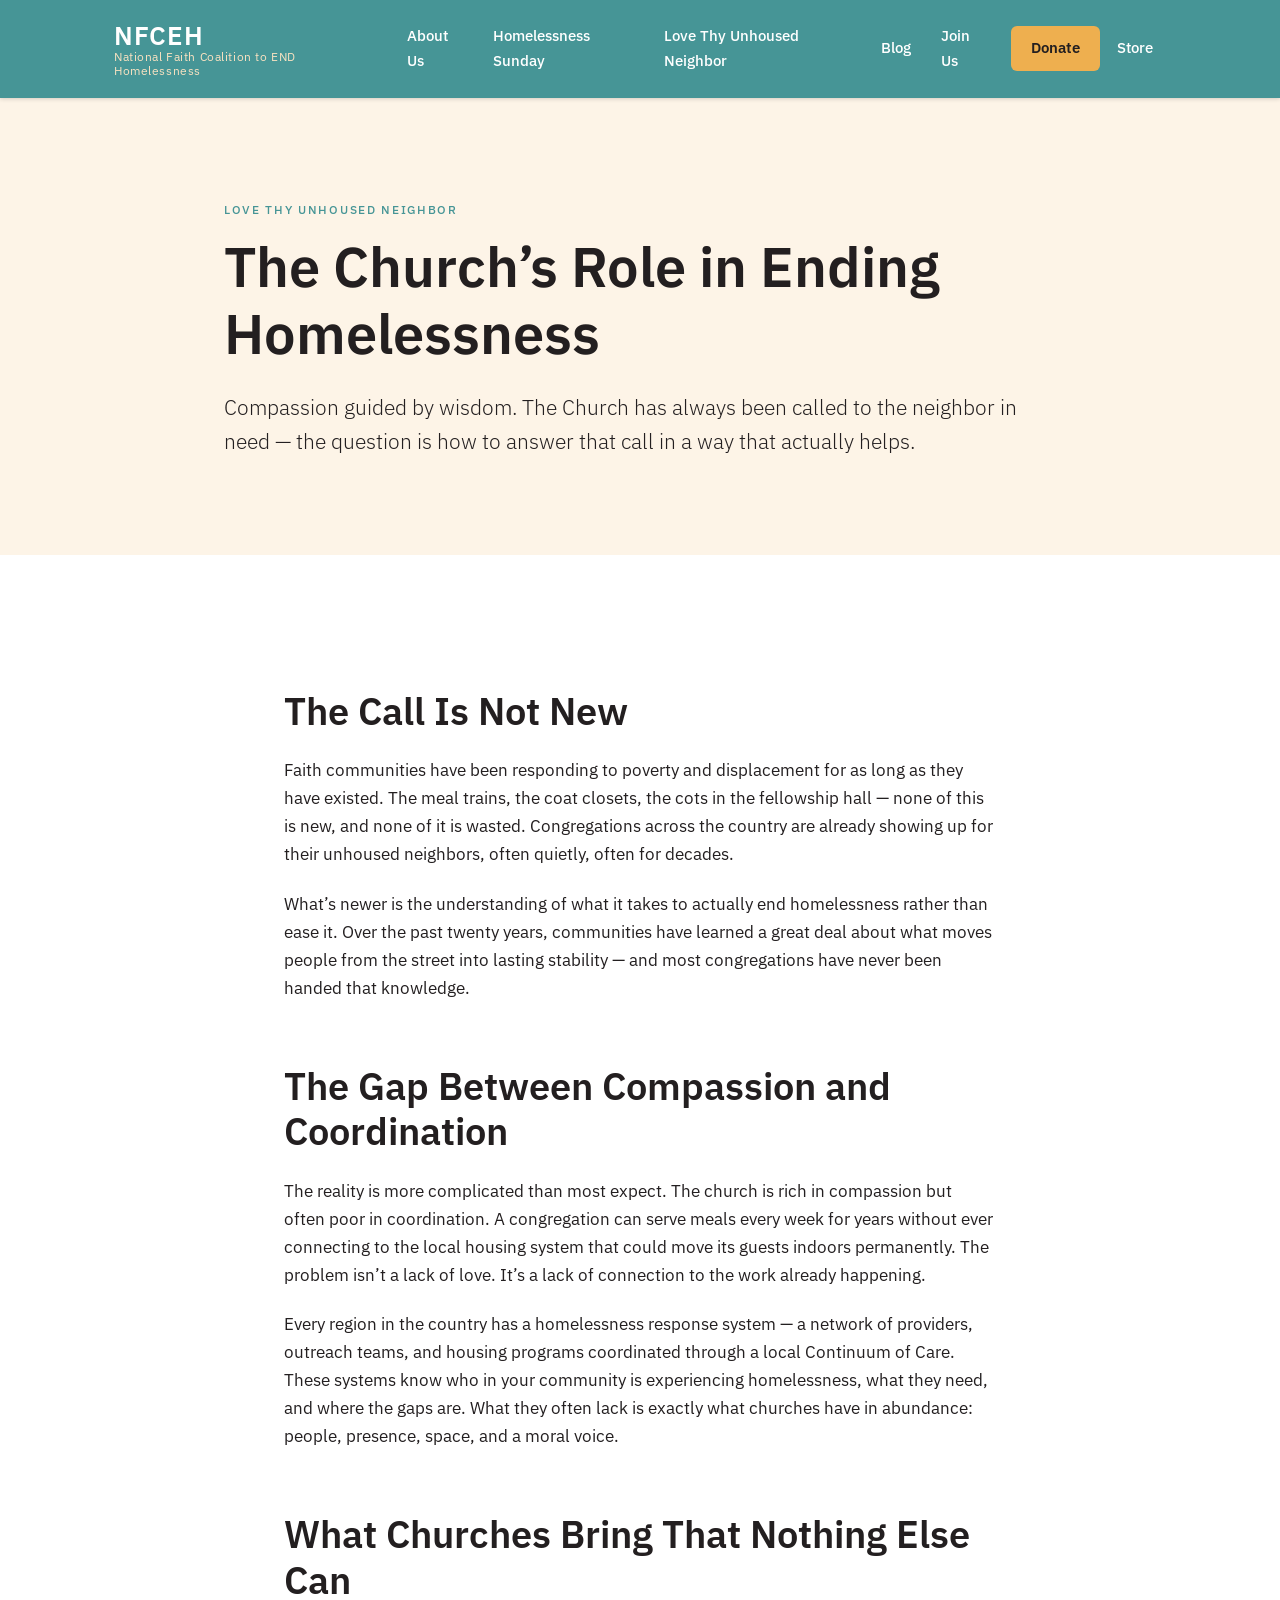
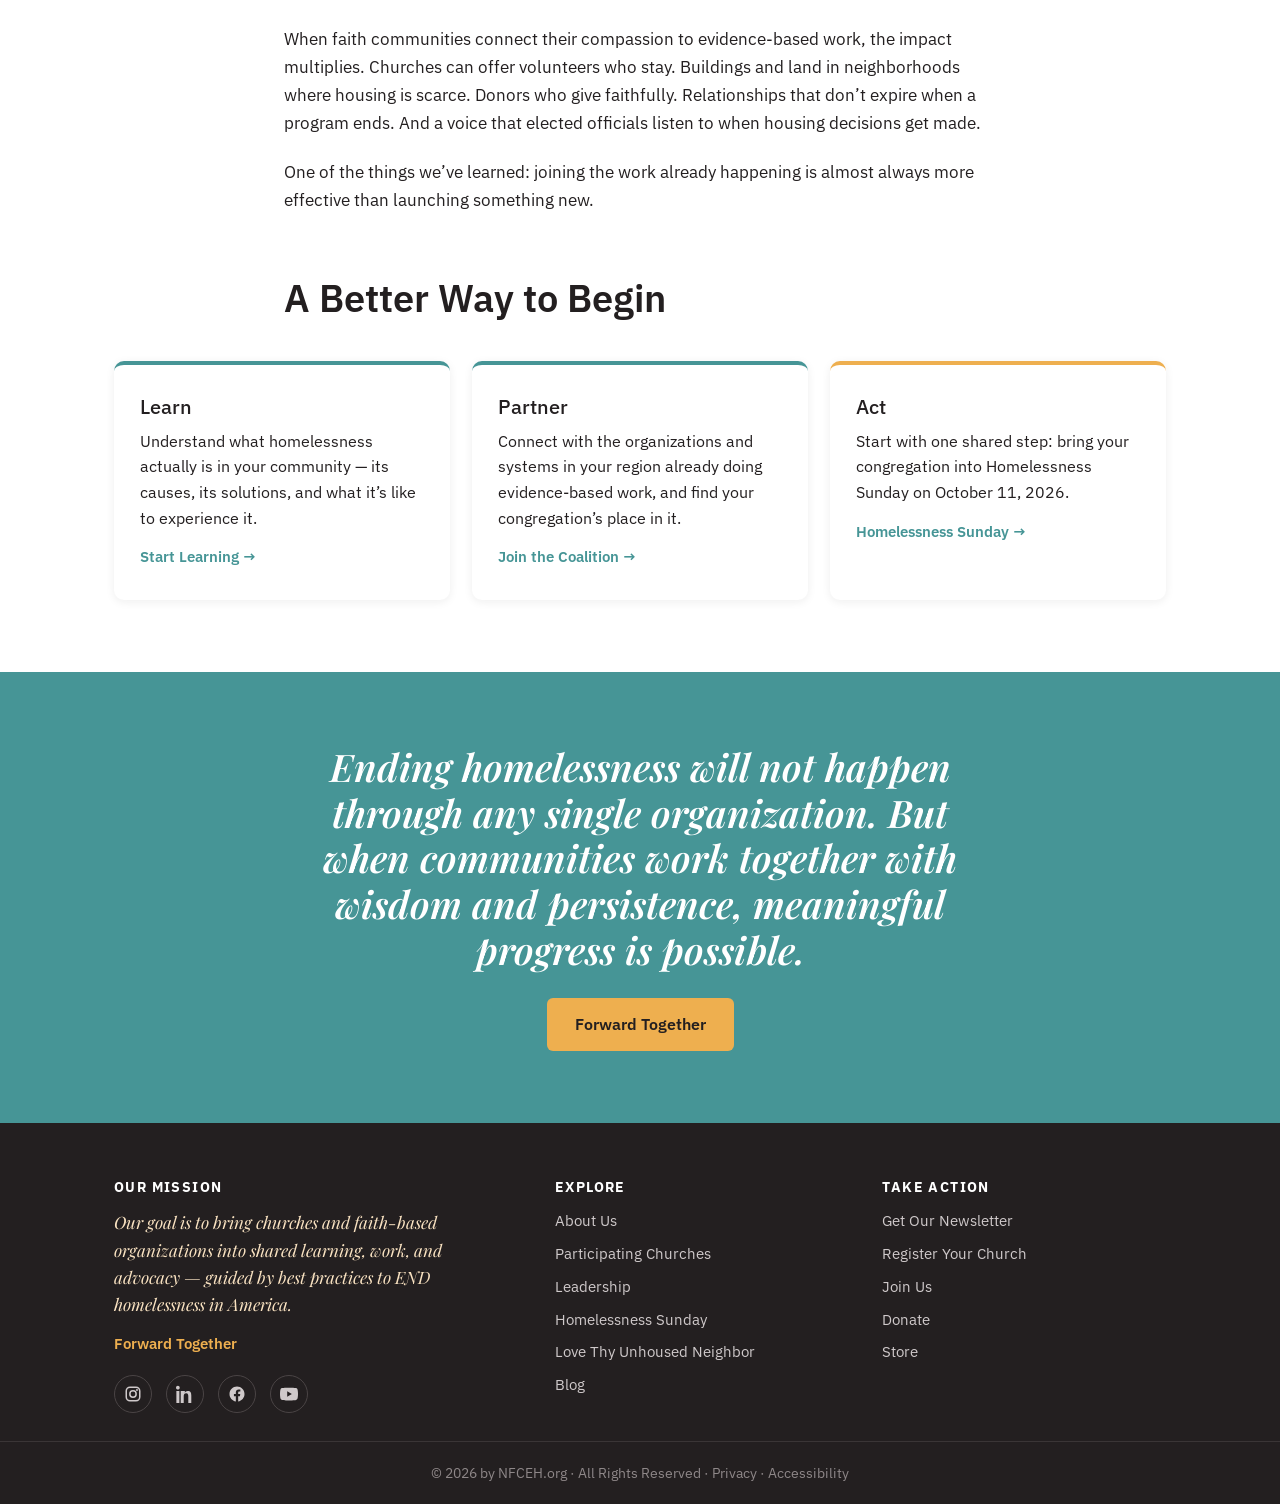
<file: love-thy-unhoused-neighbor/index.html>
<!DOCTYPE html>
<html lang="en">
<head>
<meta charset="UTF-8">
<meta name="viewport" content="width=device-width, initial-scale=1">
<title>Love Thy Unhoused Neighbor | The Church's Role | NFCEH</title>
<meta name="description" content="What role can churches play in ending homelessness? How faith communities move from isolated compassion to coordinated, evidence-based impact.">
<link rel="canonical" href="https://www.nfceh.org/love-thy-unhoused-neighbor/">
<meta property="og:type" content="website">
<meta property="og:site_name" content="NFCEH">
<meta property="og:title" content="Love Thy Unhoused Neighbor | The Church's Role | NFCEH">
<meta property="og:description" content="What role can churches play in ending homelessness? How faith communities move from isolated compassion to coordinated, evidence-based impact.">
<meta property="og:url" content="https://www.nfceh.org/love-thy-unhoused-neighbor/">
<meta property="og:image" content="https://www.nfceh.org/assets/images/logo.png">
<meta name="twitter:card" content="summary_large_image">
<link rel="icon" href="/assets/images/favicon.png" type="image/png">
<link rel="stylesheet" href="/styles.css">
<!-- Google tag (gtag.js) -->
<script async src="https://www.googletagmanager.com/gtag/js?id=G-5YTZMH6E01"></script>
<script>
  window.dataLayer = window.dataLayer || [];
  function gtag(){dataLayer.push(arguments);}
  gtag('js', new Date());
  gtag('config', 'G-5YTZMH6E01');
</script>
</head>
<body>
<a class="skip-link" href="#main">Skip to content</a>

<header class="site-header">
  <div class="header-inner">
    <a class="brand" href="/">
      <span class="brand-acronym">NFCEH</span>
      <span class="brand-full">National Faith Coalition to END Homelessness</span>
    </a>
    <input type="checkbox" id="nav-toggle" class="nav-toggle" aria-hidden="true">
    <label for="nav-toggle" class="nav-toggle-label" aria-label="Open menu">&#9776;</label>
    <nav class="primary" aria-label="Main navigation">
      <ul>
        <li><a href="/about/">About Us</a>
          <ul class="sub">
            <li><a href="/about/">Our Vision</a></li>
            <li><a href="/about/participating-churches/">Participating Churches</a></li>
            <li><a href="/about/leadership/">Leadership</a></li>
          </ul>
        </li>
        <li><a href="/homelessness-sunday/">Homelessness Sunday</a></li>
        <li><a href="/love-thy-unhoused-neighbor/">Love Thy Unhoused Neighbor</a>
          <ul class="sub">
            <li><a href="/love-thy-unhoused-neighbor/">The Church&rsquo;s Role</a></li>
            <li><a href="/learn/">Learn</a></li>
            <li><a href="/resources/">Resources</a></li>
          </ul>
        </li>
        <li><a href="/blog/">Blog</a></li>
        <li><a href="/join/">Join Us</a>
          <ul class="sub">
            <li><a href="https://mailchi.mp/nfceh/national-faith-coalition-to-end-homelessness">Sign Up</a></li>
          </ul>
        </li>
        <li><a class="nav-donate" href="/donate/">Donate</a></li>
        <li><a href="https://nfceh.printful.me" rel="noopener">Store</a></li>
      </ul>
    </nav>
  </div>
</header>

<main id="main">

  <section class="hero section-cream">
    <div class="wrap">
      <p class="eyebrow">Love Thy Unhoused Neighbor</p>
      <h1>The Church&rsquo;s Role in Ending Homelessness</h1>
      <p class="lede">Compassion guided by wisdom. The Church has always been called to the neighbor in need &mdash; the question is how to answer that call in a way that actually helps.</p>
    </div>
  </section>

  <section>
    <div class="wrap narrow prose">
      <h2>The Call Is Not New</h2>
      <p>Faith communities have been responding to poverty and displacement for as long as they have existed. The meal trains, the coat closets, the cots in the fellowship hall &mdash; none of this is new, and none of it is wasted. Congregations across the country are already showing up for their unhoused neighbors, often quietly, often for decades.</p>
      <p>What&rsquo;s newer is the understanding of what it takes to actually end homelessness rather than ease it. Over the past twenty years, communities have learned a great deal about what moves people from the street into lasting stability &mdash; and most congregations have never been handed that knowledge.</p>
      <h2>The Gap Between Compassion and Coordination</h2>
      <p>The reality is more complicated than most expect. The church is rich in compassion but often poor in coordination. A congregation can serve meals every week for years without ever connecting to the local housing system that could move its guests indoors permanently. The problem isn&rsquo;t a lack of love. It&rsquo;s a lack of connection to the work already happening.</p>
      <p>Every region in the country has a homelessness response system &mdash; a network of providers, outreach teams, and housing programs coordinated through a local Continuum of Care. These systems know who in your community is experiencing homelessness, what they need, and where the gaps are. What they often lack is exactly what churches have in abundance: people, presence, space, and a moral voice.</p>
      <h2>What Churches Bring That Nothing Else Can</h2>
      <p>When faith communities connect their compassion to evidence-based work, the impact multiplies. Churches can offer volunteers who stay. Buildings and land in neighborhoods where housing is scarce. Donors who give faithfully. Relationships that don&rsquo;t expire when a program ends. And a voice that elected officials listen to when housing decisions get made.</p>
      <p>One of the things we&rsquo;ve learned: joining the work already happening is almost always more effective than launching something new.</p>
      <h2>A Better Way to Begin</h2>
    </div>
    <div class="wrap">
      <div class="card-grid">
        <div class="card">
          <h3>Learn</h3>
          <p>Understand what homelessness actually is in your community &mdash; its causes, its solutions, and what it&rsquo;s like to experience it.</p>
          <a class="card-link" href="/learn/">Start Learning &rarr;</a>
        </div>
        <div class="card">
          <h3>Partner</h3>
          <p>Connect with the organizations and systems in your region already doing evidence-based work, and find your congregation&rsquo;s place in it.</p>
          <a class="card-link" href="/join/">Join the Coalition &rarr;</a>
        </div>
        <div class="card accent">
          <h3>Act</h3>
          <p>Start with one shared step: bring your congregation into Homelessness Sunday on October 11, 2026.</p>
          <a class="card-link" href="/homelessness-sunday/">Homelessness Sunday &rarr;</a>
        </div>
      </div>
    </div>
  </section>

  <section class="section-teal">
    <div class="wrap narrow center">
      <h2 class="editorial" style="font-style:italic">Ending homelessness will not happen through any single organization. But when communities work together with wisdom and persistence, meaningful progress is possible.</h2>
      <div class="btn-row" style="justify-content:center">
        <a class="btn btn-amber" href="/join/">Forward Together</a>
      </div>
    </div>
  </section>

</main>

<footer class="site-footer">
  <div class="footer-inner">
    <div>
      <h4>Our Mission</h4>
      <p class="footer-mission">Our goal is to bring churches and faith-based organizations into shared learning, work, and advocacy &mdash; guided by best practices to END homelessness in America.</p>
      <p class="footer-tagline">Forward Together</p>
      <div class="social-row">
        <a href="https://www.instagram.com/faithandhomelessness/" aria-label="Instagram"><svg viewBox="0 0 24 24" aria-hidden="true"><rect x="3" y="3" width="18" height="18" rx="5" fill="none" stroke="currentColor" stroke-width="2"/><circle cx="12" cy="12" r="4.2" fill="none" stroke="currentColor" stroke-width="2"/><circle cx="17.3" cy="6.7" r="1.3"/></svg></a>
        <a href="https://www.linkedin.com/company/national-faith-coalition-to-end-homelessness/" aria-label="LinkedIn"><svg viewBox="0 0 24 24" aria-hidden="true"><path d="M4.98 3.5C4.98 4.88 3.87 6 2.5 6S0 4.88 0 3.5 1.12 1 2.5 1s2.48 1.12 2.48 2.5zM.5 8h4v16h-4V8zm7.5 0h3.8v2.2h.05c.53-1 1.83-2.2 3.77-2.2 4.03 0 4.78 2.65 4.78 6.1V24h-4v-8.5c0-2.03-.04-4.64-2.83-4.64-2.83 0-3.27 2.2-3.27 4.5V24h-4V8z"/></svg></a>
        <a href="https://www.facebook.com/profile.php?id=61576493879847" aria-label="Facebook"><svg viewBox="0 0 24 24" aria-hidden="true"><path d="M22 12.06C22 6.5 17.52 2 12 2S2 6.5 2 12.06c0 5.02 3.66 9.18 8.44 9.94v-7.03H7.9v-2.91h2.54V9.85c0-2.52 1.49-3.91 3.77-3.91 1.09 0 2.24.2 2.24.2v2.47h-1.26c-1.24 0-1.63.78-1.63 1.57v1.88h2.78l-.45 2.91h-2.33V22c4.78-.76 8.44-4.92 8.44-9.94z"/></svg></a>
        <a href="https://youtube.com/channel/faithandhomelessness" aria-label="YouTube"><svg viewBox="0 0 24 24" aria-hidden="true"><path d="M23.5 6.2a3 3 0 0 0-2.1-2.1C19.5 3.5 12 3.5 12 3.5s-7.5 0-9.4.6A3 3 0 0 0 .5 6.2 31.3 31.3 0 0 0 0 12a31.3 31.3 0 0 0 .5 5.8 3 3 0 0 0 2.1 2.1c1.9.6 9.4.6 9.4.6s7.5 0 9.4-.6a3 3 0 0 0 2.1-2.1A31.3 31.3 0 0 0 24 12a31.3 31.3 0 0 0-.5-5.8zM9.6 15.6V8.4L15.8 12z"/></svg></a>
      </div>
    </div>
    <div>
      <h4>Explore</h4>
      <ul>
        <li><a href="/about/">About Us</a></li>
        <li><a href="/about/participating-churches/">Participating Churches</a></li>
        <li><a href="/about/leadership/">Leadership</a></li>
        <li><a href="/homelessness-sunday/">Homelessness Sunday</a></li>
        <li><a href="/love-thy-unhoused-neighbor/">Love Thy Unhoused Neighbor</a></li>
        <li><a href="/blog/">Blog</a></li>
      </ul>
    </div>
    <div>
      <h4>Take Action</h4>
      <ul>
        <li><a href="https://mailchi.mp/nfceh/national-faith-coalition-to-end-homelessness">Get Our Newsletter</a></li>
        <li><a href="https://mailchi.mp/nfceh/homelessness-sunday">Register Your Church</a></li>
        <li><a href="/join/">Join Us</a></li>
        <li><a href="/donate/">Donate</a></li>
        <li><a href="https://nfceh.printful.me" rel="noopener">Store</a></li>
      </ul>
    </div>
  </div>
  <div class="footer-bottom">&copy; 2026 by NFCEH.org &middot; All Rights Reserved &middot; <a href="/privacy/">Privacy</a> &middot; <a href="/accessibility/">Accessibility</a></div>
</footer>

</body>
</html>
</file>
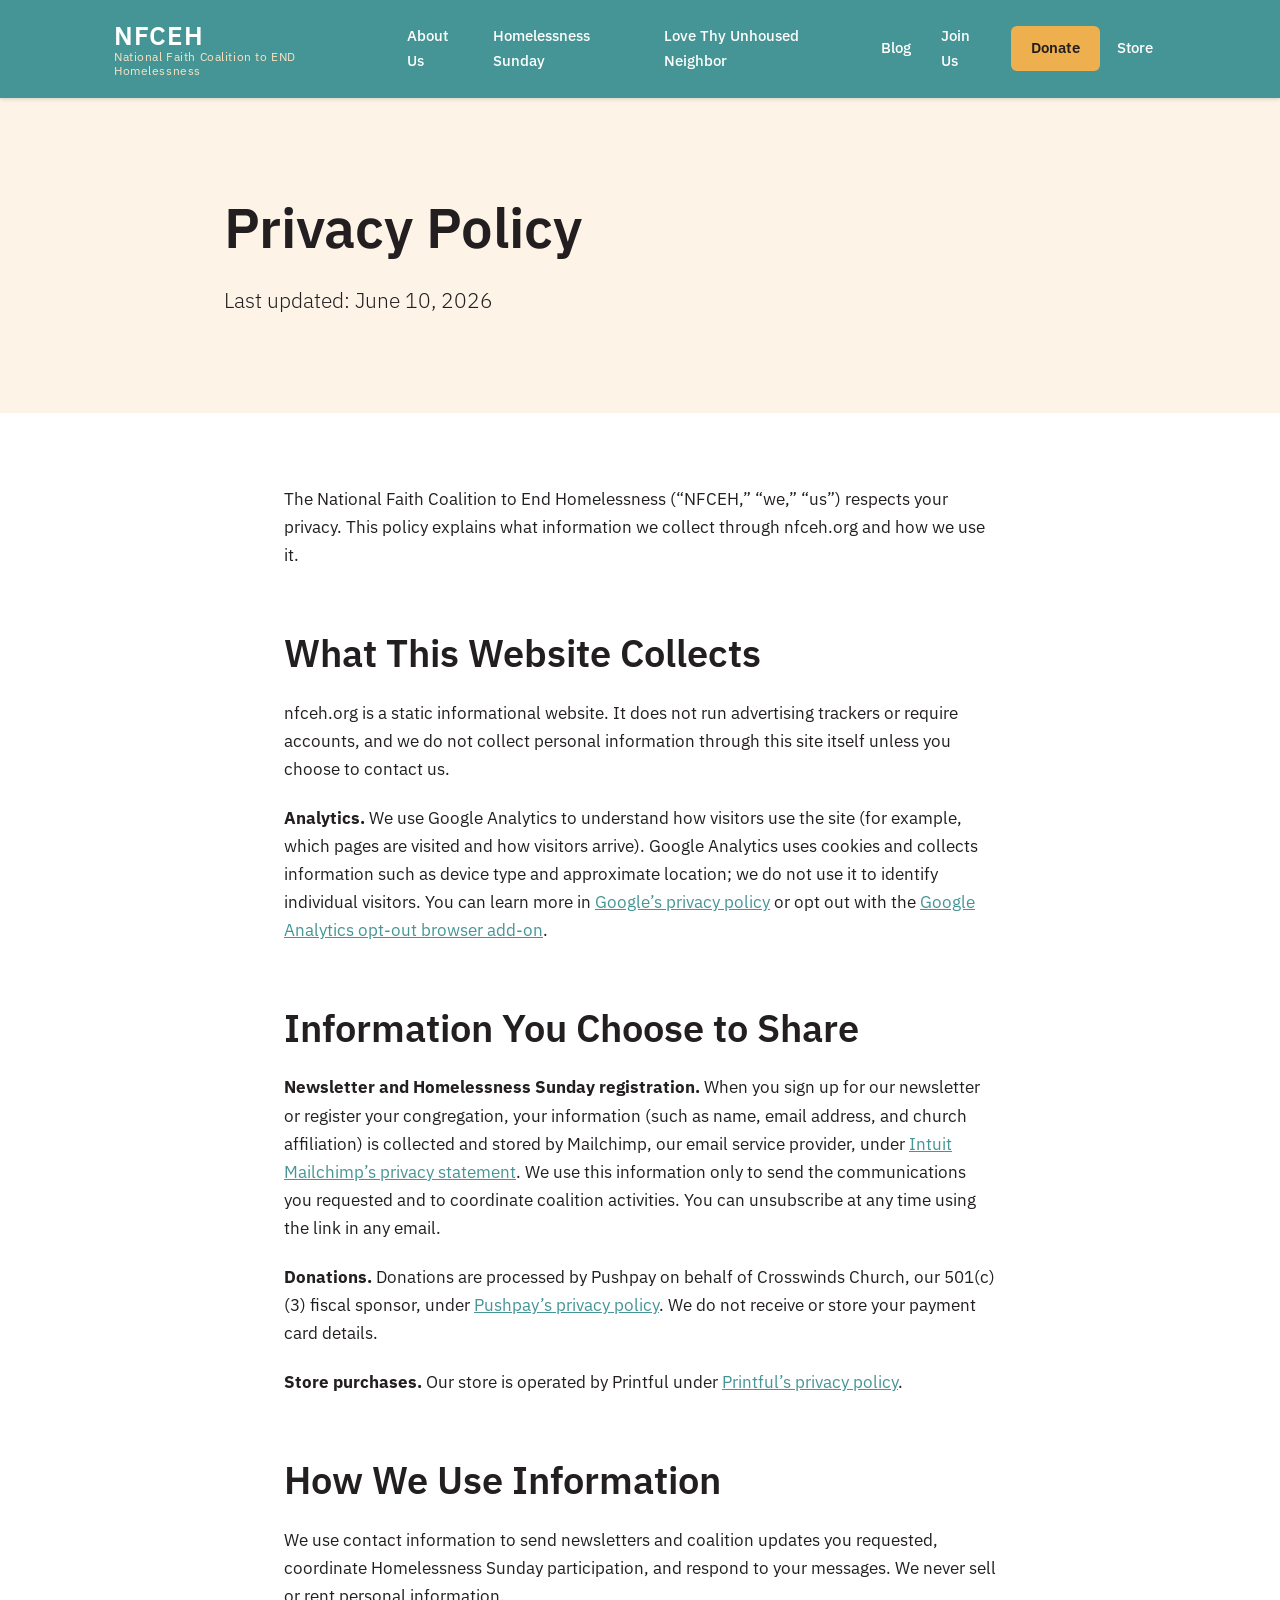
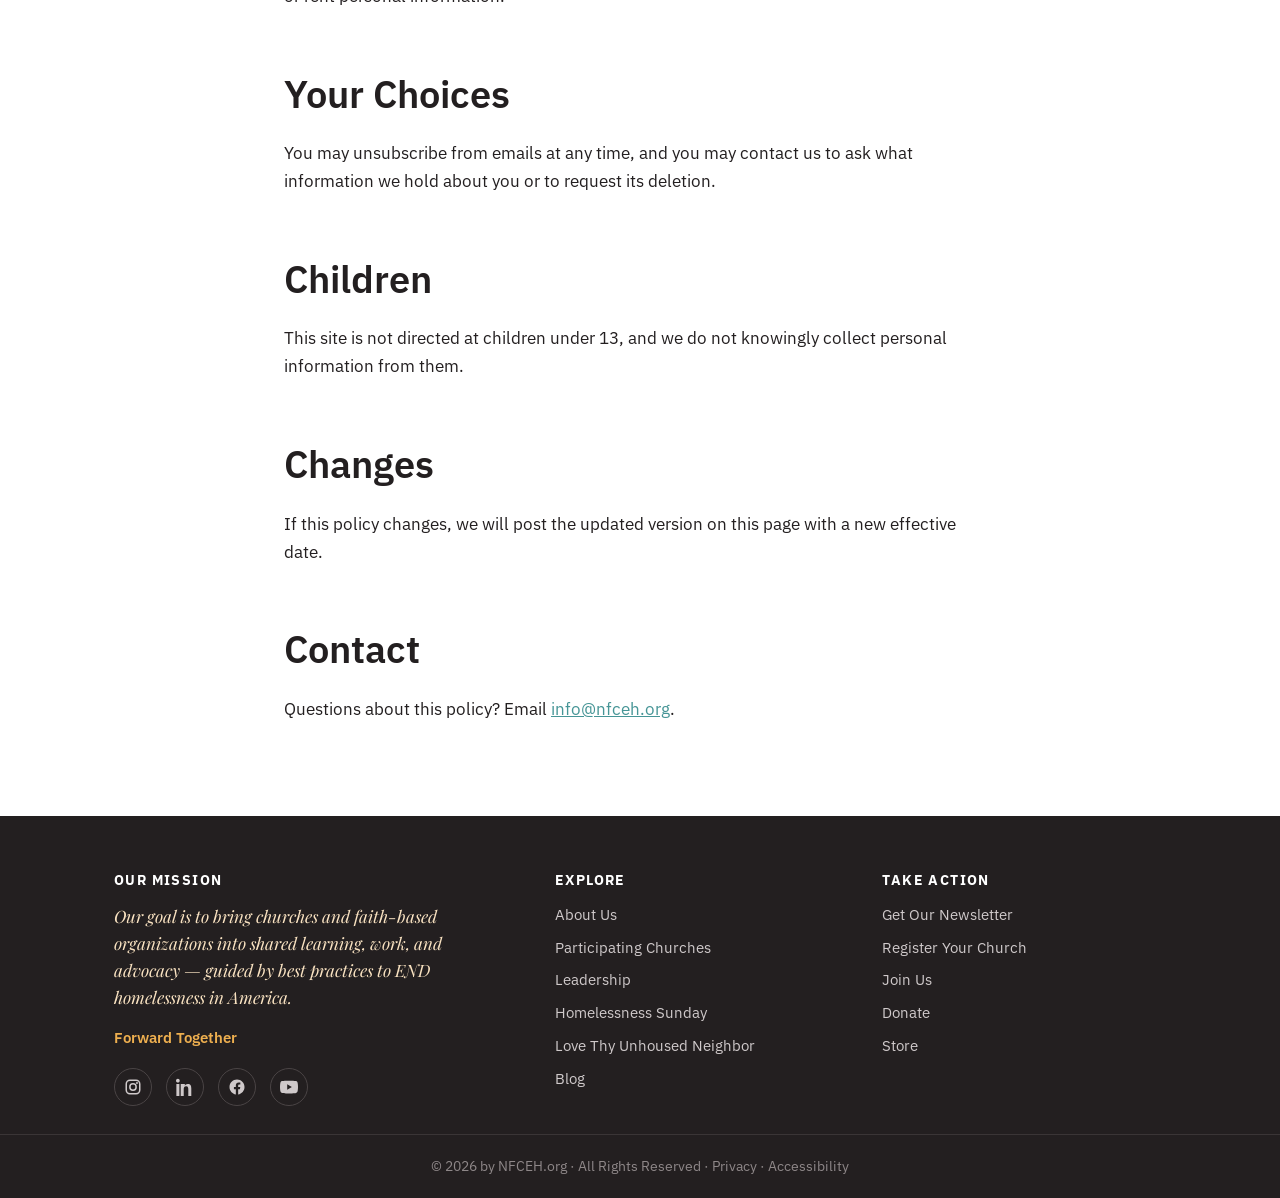
<file: privacy/index.html>
<!DOCTYPE html>
<html lang="en">
<head>
<meta charset="UTF-8">
<meta name="viewport" content="width=device-width, initial-scale=1">
<title>Privacy Policy | NFCEH</title>
<meta name="description" content="Read the privacy policy for the National Faith Coalition to End Homelessness, including how we collect and use information.">
<link rel="canonical" href="https://www.nfceh.org/privacy/">
<meta property="og:type" content="website">
<meta property="og:site_name" content="NFCEH">
<meta property="og:title" content="Privacy Policy | NFCEH">
<meta property="og:description" content="Read the privacy policy for the National Faith Coalition to End Homelessness, including how we collect and use information.">
<meta property="og:url" content="https://www.nfceh.org/privacy/">
<meta property="og:image" content="https://www.nfceh.org/assets/images/logo.png">
<meta name="twitter:card" content="summary_large_image">
<link rel="icon" href="/assets/images/favicon.png" type="image/png">
<link rel="stylesheet" href="/styles.css">
<!-- Google tag (gtag.js) -->
<script async src="https://www.googletagmanager.com/gtag/js?id=G-5YTZMH6E01"></script>
<script>
  window.dataLayer = window.dataLayer || [];
  function gtag(){dataLayer.push(arguments);}
  gtag('js', new Date());
  gtag('config', 'G-5YTZMH6E01');
</script>
</head>
<body>
<a class="skip-link" href="#main">Skip to content</a>

<header class="site-header">
  <div class="header-inner">
    <a class="brand" href="/">
      <span class="brand-acronym">NFCEH</span>
      <span class="brand-full">National Faith Coalition to END Homelessness</span>
    </a>
    <input type="checkbox" id="nav-toggle" class="nav-toggle" aria-hidden="true">
    <label for="nav-toggle" class="nav-toggle-label" aria-label="Open menu">&#9776;</label>
    <nav class="primary" aria-label="Main navigation">
      <ul>
        <li><a href="/about/">About Us</a>
          <ul class="sub">
            <li><a href="/about/">Our Vision</a></li>
            <li><a href="/about/participating-churches/">Participating Churches</a></li>
            <li><a href="/about/leadership/">Leadership</a></li>
          </ul>
        </li>
        <li><a href="/homelessness-sunday/">Homelessness Sunday</a></li>
        <li><a href="/love-thy-unhoused-neighbor/">Love Thy Unhoused Neighbor</a>
          <ul class="sub">
            <li><a href="/love-thy-unhoused-neighbor/">The Church&rsquo;s Role</a></li>
            <li><a href="/learn/">Learn</a></li>
            <li><a href="/resources/">Resources</a></li>
          </ul>
        </li>
        <li><a href="/blog/">Blog</a></li>
        <li><a href="/join/">Join Us</a>
          <ul class="sub">
            <li><a href="https://mailchi.mp/nfceh/national-faith-coalition-to-end-homelessness">Sign Up</a></li>
          </ul>
        </li>
        <li><a class="nav-donate" href="/donate/">Donate</a></li>
        <li><a href="https://nfceh.printful.me" rel="noopener">Store</a></li>
      </ul>
    </nav>
  </div>
</header>

<main id="main">

  <section class="hero section-cream">
    <div class="wrap">
      <h1>Privacy Policy</h1>
      <p class="lede">Last updated: June 10, 2026</p>
    </div>
  </section>
  <section>
    <div class="wrap narrow prose">
      <p>The National Faith Coalition to End Homelessness (&ldquo;NFCEH,&rdquo; &ldquo;we,&rdquo; &ldquo;us&rdquo;) respects your privacy. This policy explains what information we collect through nfceh.org and how we use it.</p>
      <h2>What This Website Collects</h2>
      <p>nfceh.org is a static informational website. It does not run advertising trackers or require accounts, and we do not collect personal information through this site itself unless you choose to contact us.</p>
      <p><strong>Analytics.</strong> We use Google Analytics to understand how visitors use the site (for example, which pages are visited and how visitors arrive). Google Analytics uses cookies and collects information such as device type and approximate location; we do not use it to identify individual visitors. You can learn more in <a href="https://policies.google.com/privacy">Google&rsquo;s privacy policy</a> or opt out with the <a href="https://tools.google.com/dlpage/gaoptout">Google Analytics opt-out browser add-on</a>.</p>
      <h2>Information You Choose to Share</h2>
      <p><strong>Newsletter and Homelessness Sunday registration.</strong> When you sign up for our newsletter or register your congregation, your information (such as name, email address, and church affiliation) is collected and stored by Mailchimp, our email service provider, under <a href="https://www.intuit.com/privacy/statement/">Intuit Mailchimp&rsquo;s privacy statement</a>. We use this information only to send the communications you requested and to coordinate coalition activities. You can unsubscribe at any time using the link in any email.</p>
      <p><strong>Donations.</strong> Donations are processed by Pushpay on behalf of Crosswinds Church, our 501(c)(3) fiscal sponsor, under <a href="https://pushpay.com/privacy-policy">Pushpay&rsquo;s privacy policy</a>. We do not receive or store your payment card details.</p>
      <p><strong>Store purchases.</strong> Our store is operated by Printful under <a href="https://www.printful.com/policies/privacy">Printful&rsquo;s privacy policy</a>.</p>
      <h2>How We Use Information</h2>
      <p>We use contact information to send newsletters and coalition updates you requested, coordinate Homelessness Sunday participation, and respond to your messages. We never sell or rent personal information.</p>
      <h2>Your Choices</h2>
      <p>You may unsubscribe from emails at any time, and you may contact us to ask what information we hold about you or to request its deletion.</p>
      <h2>Children</h2>
      <p>This site is not directed at children under 13, and we do not knowingly collect personal information from them.</p>
      <h2>Changes</h2>
      <p>If this policy changes, we will post the updated version on this page with a new effective date.</p>
      <h2>Contact</h2>
      <p>Questions about this policy? Email <a href="mailto:info@nfceh.org">info@nfceh.org</a>.</p>
    </div>
  </section>

</main>

<footer class="site-footer">
  <div class="footer-inner">
    <div>
      <h4>Our Mission</h4>
      <p class="footer-mission">Our goal is to bring churches and faith-based organizations into shared learning, work, and advocacy &mdash; guided by best practices to END homelessness in America.</p>
      <p class="footer-tagline">Forward Together</p>
      <div class="social-row">
        <a href="https://www.instagram.com/faithandhomelessness/" aria-label="Instagram"><svg viewBox="0 0 24 24" aria-hidden="true"><rect x="3" y="3" width="18" height="18" rx="5" fill="none" stroke="currentColor" stroke-width="2"/><circle cx="12" cy="12" r="4.2" fill="none" stroke="currentColor" stroke-width="2"/><circle cx="17.3" cy="6.7" r="1.3"/></svg></a>
        <a href="https://www.linkedin.com/company/national-faith-coalition-to-end-homelessness/" aria-label="LinkedIn"><svg viewBox="0 0 24 24" aria-hidden="true"><path d="M4.98 3.5C4.98 4.88 3.87 6 2.5 6S0 4.88 0 3.5 1.12 1 2.5 1s2.48 1.12 2.48 2.5zM.5 8h4v16h-4V8zm7.5 0h3.8v2.2h.05c.53-1 1.83-2.2 3.77-2.2 4.03 0 4.78 2.65 4.78 6.1V24h-4v-8.5c0-2.03-.04-4.64-2.83-4.64-2.83 0-3.27 2.2-3.27 4.5V24h-4V8z"/></svg></a>
        <a href="https://www.facebook.com/profile.php?id=61576493879847" aria-label="Facebook"><svg viewBox="0 0 24 24" aria-hidden="true"><path d="M22 12.06C22 6.5 17.52 2 12 2S2 6.5 2 12.06c0 5.02 3.66 9.18 8.44 9.94v-7.03H7.9v-2.91h2.54V9.85c0-2.52 1.49-3.91 3.77-3.91 1.09 0 2.24.2 2.24.2v2.47h-1.26c-1.24 0-1.63.78-1.63 1.57v1.88h2.78l-.45 2.91h-2.33V22c4.78-.76 8.44-4.92 8.44-9.94z"/></svg></a>
        <a href="https://youtube.com/channel/faithandhomelessness" aria-label="YouTube"><svg viewBox="0 0 24 24" aria-hidden="true"><path d="M23.5 6.2a3 3 0 0 0-2.1-2.1C19.5 3.5 12 3.5 12 3.5s-7.5 0-9.4.6A3 3 0 0 0 .5 6.2 31.3 31.3 0 0 0 0 12a31.3 31.3 0 0 0 .5 5.8 3 3 0 0 0 2.1 2.1c1.9.6 9.4.6 9.4.6s7.5 0 9.4-.6a3 3 0 0 0 2.1-2.1A31.3 31.3 0 0 0 24 12a31.3 31.3 0 0 0-.5-5.8zM9.6 15.6V8.4L15.8 12z"/></svg></a>
      </div>
    </div>
    <div>
      <h4>Explore</h4>
      <ul>
        <li><a href="/about/">About Us</a></li>
        <li><a href="/about/participating-churches/">Participating Churches</a></li>
        <li><a href="/about/leadership/">Leadership</a></li>
        <li><a href="/homelessness-sunday/">Homelessness Sunday</a></li>
        <li><a href="/love-thy-unhoused-neighbor/">Love Thy Unhoused Neighbor</a></li>
        <li><a href="/blog/">Blog</a></li>
      </ul>
    </div>
    <div>
      <h4>Take Action</h4>
      <ul>
        <li><a href="https://mailchi.mp/nfceh/national-faith-coalition-to-end-homelessness">Get Our Newsletter</a></li>
        <li><a href="https://mailchi.mp/nfceh/homelessness-sunday">Register Your Church</a></li>
        <li><a href="/join/">Join Us</a></li>
        <li><a href="/donate/">Donate</a></li>
        <li><a href="https://nfceh.printful.me" rel="noopener">Store</a></li>
      </ul>
    </div>
  </div>
  <div class="footer-bottom">&copy; 2026 by NFCEH.org &middot; All Rights Reserved &middot; <a href="/privacy/">Privacy</a> &middot; <a href="/accessibility/">Accessibility</a></div>
</footer>

</body>
</html>
</file>
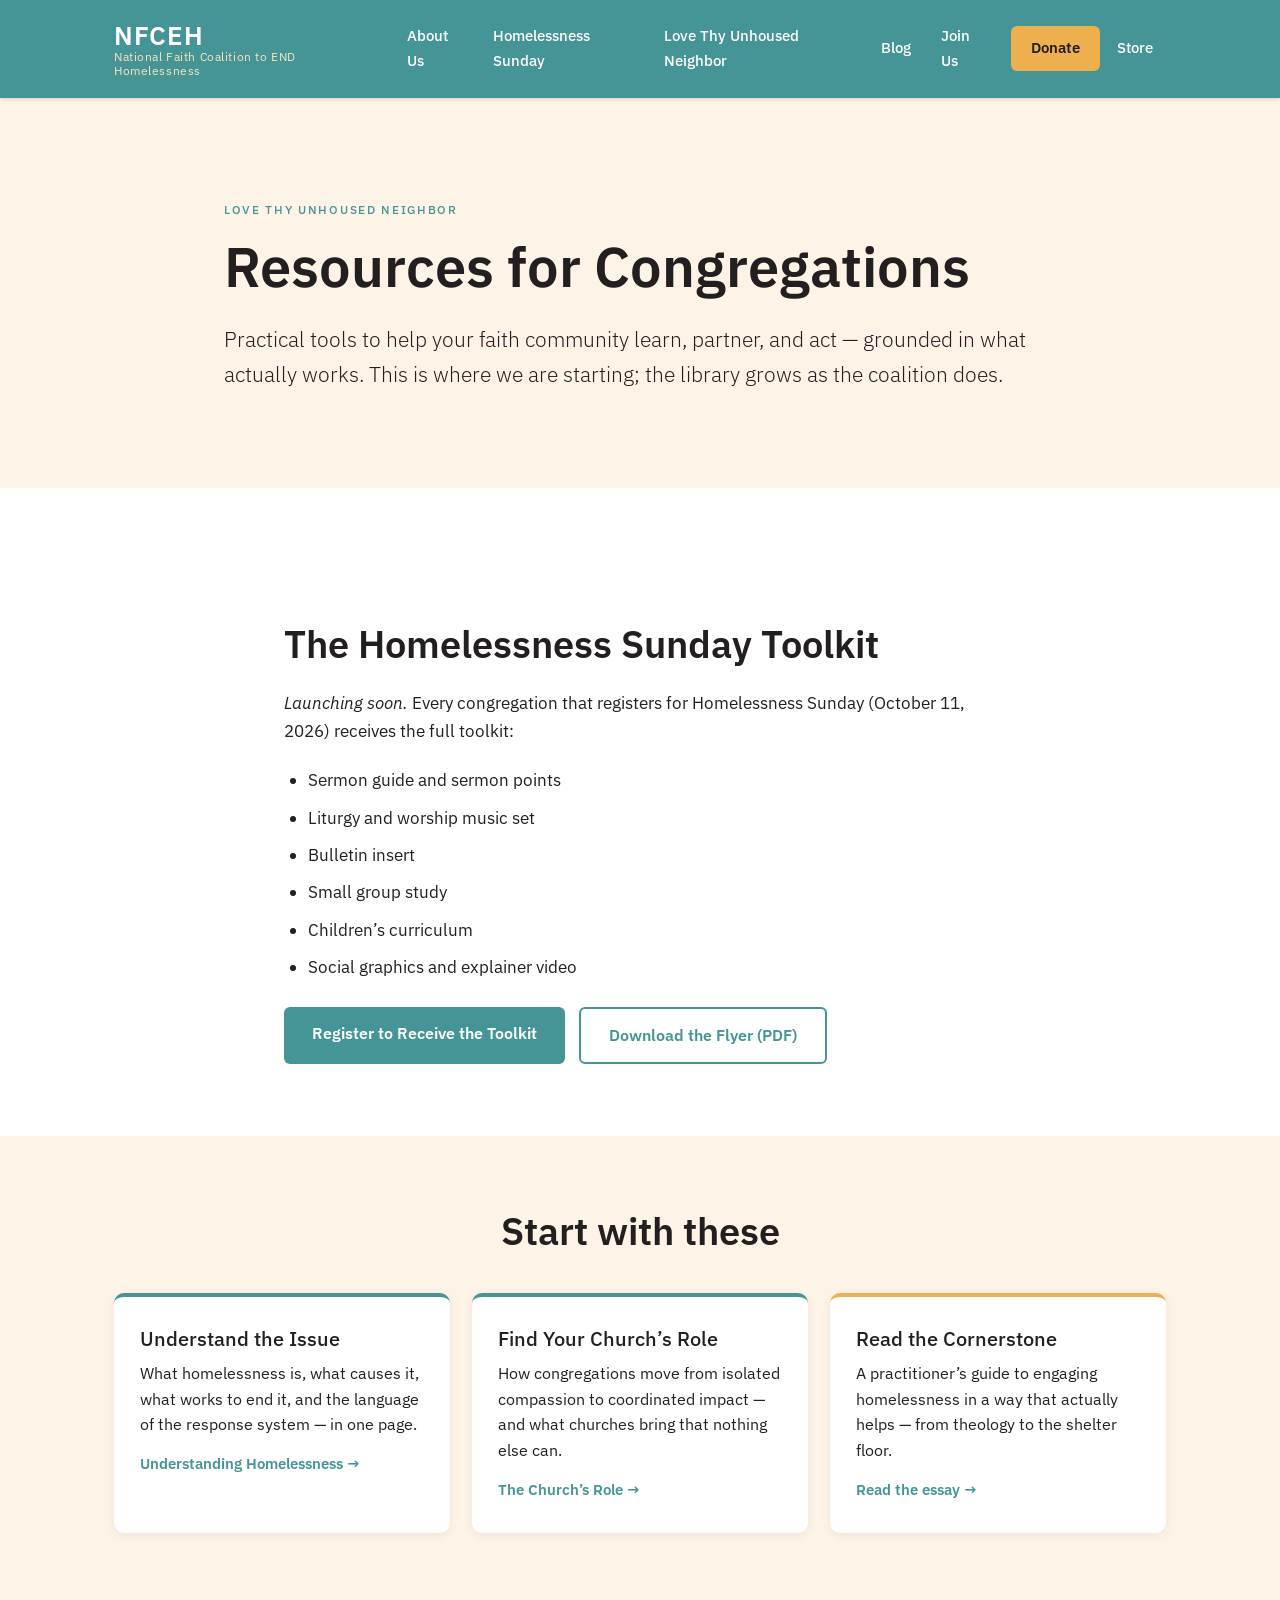
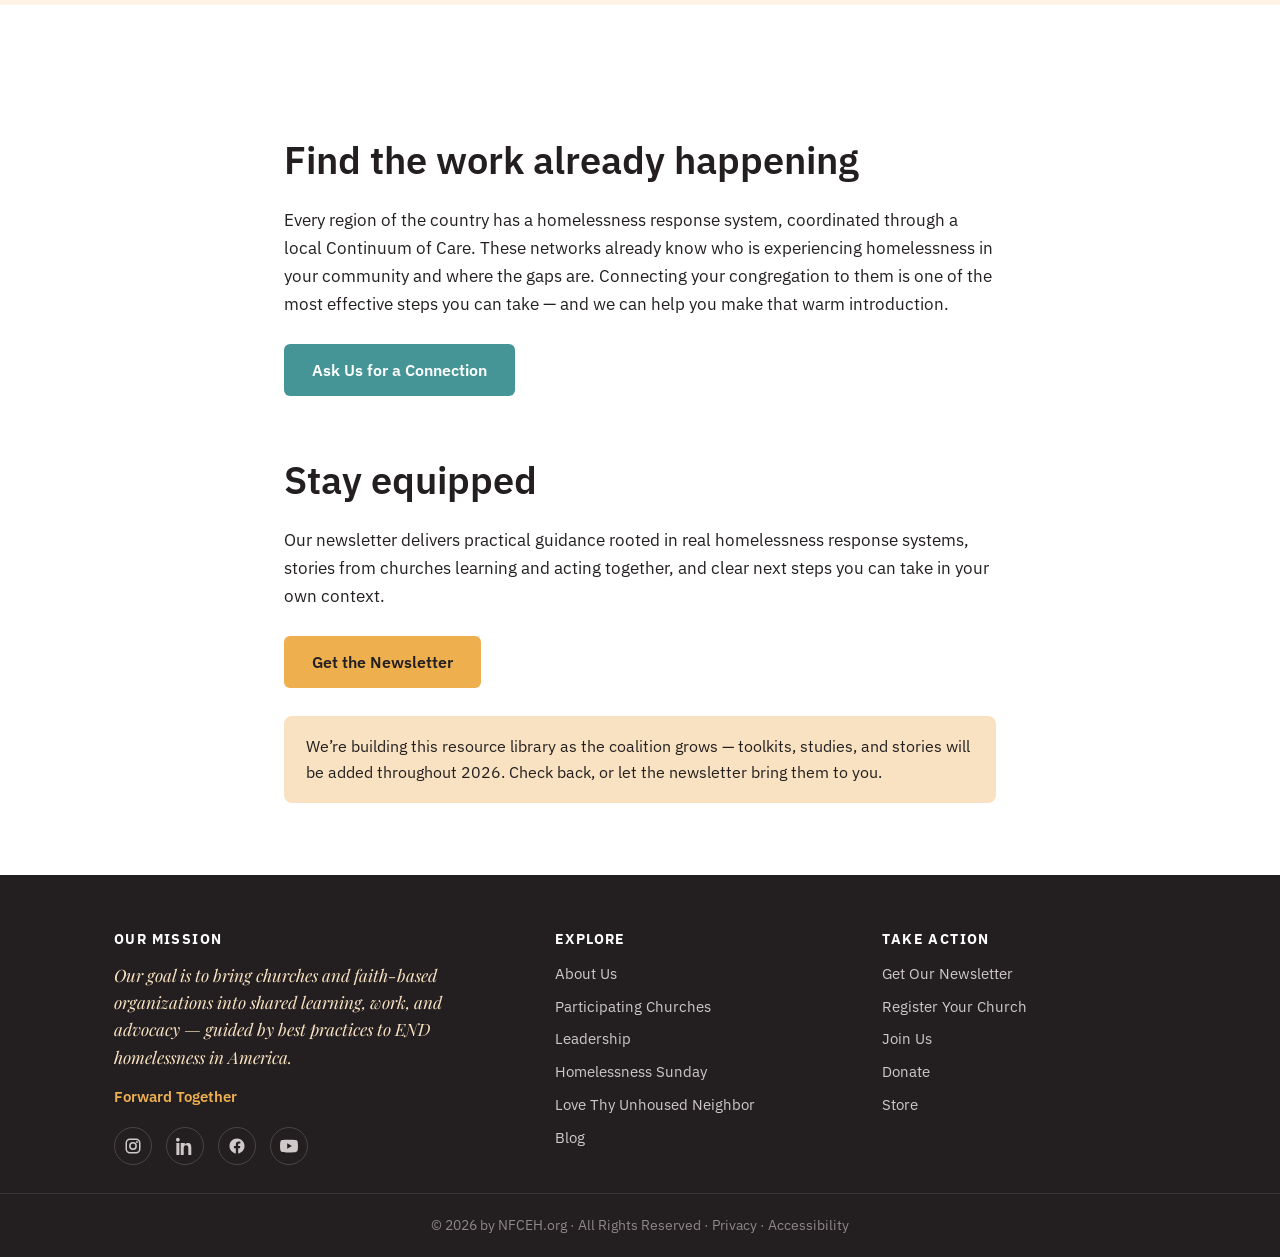
<file: resources/index.html>
<!DOCTYPE html>
<html lang="en">
<head>
<meta charset="UTF-8">
<meta name="viewport" content="width=device-width, initial-scale=1">
<title>Resources for Congregations | NFCEH</title>
<meta name="description" content="Practical resources for churches engaging homelessness: the Homelessness Sunday Toolkit, guides, and connections to the work already happening in your community.">
<link rel="canonical" href="https://www.nfceh.org/resources/">
<meta property="og:type" content="website">
<meta property="og:site_name" content="NFCEH">
<meta property="og:title" content="Resources for Congregations | NFCEH">
<meta property="og:description" content="Practical resources for churches engaging homelessness: the Homelessness Sunday Toolkit, guides, and connections to the work already happening in your community.">
<meta property="og:url" content="https://www.nfceh.org/resources/">
<meta property="og:image" content="https://www.nfceh.org/assets/images/logo.png">
<meta name="twitter:card" content="summary_large_image">
<link rel="icon" href="/assets/images/favicon.png" type="image/png">
<link rel="stylesheet" href="/styles.css">
<!-- Google tag (gtag.js) -->
<script async src="https://www.googletagmanager.com/gtag/js?id=G-5YTZMH6E01"></script>
<script>
  window.dataLayer = window.dataLayer || [];
  function gtag(){dataLayer.push(arguments);}
  gtag('js', new Date());
  gtag('config', 'G-5YTZMH6E01');
</script>
</head>
<body>
<a class="skip-link" href="#main">Skip to content</a>

<header class="site-header">
  <div class="header-inner">
    <a class="brand" href="/">
      <span class="brand-acronym">NFCEH</span>
      <span class="brand-full">National Faith Coalition to END Homelessness</span>
    </a>
    <input type="checkbox" id="nav-toggle" class="nav-toggle" aria-hidden="true">
    <label for="nav-toggle" class="nav-toggle-label" aria-label="Open menu">&#9776;</label>
    <nav class="primary" aria-label="Main navigation">
      <ul>
        <li><a href="/about/">About Us</a>
          <ul class="sub">
            <li><a href="/about/">Our Vision</a></li>
            <li><a href="/about/participating-churches/">Participating Churches</a></li>
            <li><a href="/about/leadership/">Leadership</a></li>
          </ul>
        </li>
        <li><a href="/homelessness-sunday/">Homelessness Sunday</a></li>
        <li><a href="/love-thy-unhoused-neighbor/">Love Thy Unhoused Neighbor</a>
          <ul class="sub">
            <li><a href="/love-thy-unhoused-neighbor/">The Church&rsquo;s Role</a></li>
            <li><a href="/learn/">Learn</a></li>
            <li><a href="/resources/">Resources</a></li>
          </ul>
        </li>
        <li><a href="/blog/">Blog</a></li>
        <li><a href="/join/">Join Us</a>
          <ul class="sub">
            <li><a href="https://mailchi.mp/nfceh/national-faith-coalition-to-end-homelessness">Sign Up</a></li>
          </ul>
        </li>
        <li><a class="nav-donate" href="/donate/">Donate</a></li>
        <li><a href="https://nfceh.printful.me" rel="noopener">Store</a></li>
      </ul>
    </nav>
  </div>
</header>

<main id="main">

  <section class="hero section-cream">
    <div class="wrap">
      <p class="eyebrow">Love Thy Unhoused Neighbor</p>
      <h1>Resources for Congregations</h1>
      <p class="lede">Practical tools to help your faith community learn, partner, and act &mdash; grounded in what actually works. This is where we are starting; the library grows as the coalition does.</p>
    </div>
  </section>

  <section>
    <div class="wrap narrow prose">
      <h2>The Homelessness Sunday Toolkit</h2>
      <p><em>Launching soon.</em> Every congregation that registers for Homelessness Sunday (October 11, 2026) receives the full toolkit:</p>
      <ul>
        <li>Sermon guide and sermon points</li>
        <li>Liturgy and worship music set</li>
        <li>Bulletin insert</li>
        <li>Small group study</li>
        <li>Children&rsquo;s curriculum</li>
        <li>Social graphics and explainer video</li>
      </ul>
      <div class="btn-row">
        <a class="btn btn-primary" href="https://mailchi.mp/nfceh/homelessness-sunday">Register to Receive the Toolkit</a>
        <a class="btn btn-outline" href="/assets/files/homelessness-sunday-flyer.pdf">Download the Flyer (PDF)</a>
      </div>
    </div>
  </section>

  <section class="section-cream">
    <div class="wrap">
      <div class="narrow center">
        <h2>Start with these</h2>
      </div>
      <div class="card-grid">
        <div class="card">
          <h3>Understand the Issue</h3>
          <p>What homelessness is, what causes it, what works to end it, and the language of the response system &mdash; in one page.</p>
          <a class="card-link" href="/learn/">Understanding Homelessness &rarr;</a>
        </div>
        <div class="card">
          <h3>Find Your Church&rsquo;s Role</h3>
          <p>How congregations move from isolated compassion to coordinated impact &mdash; and what churches bring that nothing else can.</p>
          <a class="card-link" href="/love-thy-unhoused-neighbor/">The Church&rsquo;s Role &rarr;</a>
        </div>
        <div class="card accent">
          <h3>Read the Cornerstone</h3>
          <p>A practitioner&rsquo;s guide to engaging homelessness in a way that actually helps &mdash; from theology to the shelter floor.</p>
          <a class="card-link" href="/blog/how-faith-communities-can-help-end-homelessness/">Read the essay &rarr;</a>
        </div>
      </div>
    </div>
  </section>

  <section>
    <div class="wrap narrow prose">
      <h2>Find the work already happening</h2>
      <p>Every region of the country has a homelessness response system, coordinated through a local Continuum of Care. These networks already know who is experiencing homelessness in your community and where the gaps are. Connecting your congregation to them is one of the most effective steps you can take &mdash; and we can help you make that warm introduction.</p>
      <div class="btn-row"><a class="btn btn-primary" href="/join/">Ask Us for a Connection</a></div>
      <h2>Stay equipped</h2>
      <p>Our newsletter delivers practical guidance rooted in real homelessness response systems, stories from churches learning and acting together, and clear next steps you can take in your own context.</p>
      <div class="btn-row"><a class="btn btn-amber" href="https://mailchi.mp/nfceh/national-faith-coalition-to-end-homelessness">Get the Newsletter</a></div>
      <div class="notice">We&rsquo;re building this resource library as the coalition grows &mdash; toolkits, studies, and stories will be added throughout 2026. Check back, or let the newsletter bring them to you.</div>
    </div>
  </section>

</main>

<footer class="site-footer">
  <div class="footer-inner">
    <div>
      <h4>Our Mission</h4>
      <p class="footer-mission">Our goal is to bring churches and faith-based organizations into shared learning, work, and advocacy &mdash; guided by best practices to END homelessness in America.</p>
      <p class="footer-tagline">Forward Together</p>
      <div class="social-row">
        <a href="https://www.instagram.com/faithandhomelessness/" aria-label="Instagram"><svg viewBox="0 0 24 24" aria-hidden="true"><rect x="3" y="3" width="18" height="18" rx="5" fill="none" stroke="currentColor" stroke-width="2"/><circle cx="12" cy="12" r="4.2" fill="none" stroke="currentColor" stroke-width="2"/><circle cx="17.3" cy="6.7" r="1.3"/></svg></a>
        <a href="https://www.linkedin.com/company/national-faith-coalition-to-end-homelessness/" aria-label="LinkedIn"><svg viewBox="0 0 24 24" aria-hidden="true"><path d="M4.98 3.5C4.98 4.88 3.87 6 2.5 6S0 4.88 0 3.5 1.12 1 2.5 1s2.48 1.12 2.48 2.5zM.5 8h4v16h-4V8zm7.5 0h3.8v2.2h.05c.53-1 1.83-2.2 3.77-2.2 4.03 0 4.78 2.65 4.78 6.1V24h-4v-8.5c0-2.03-.04-4.64-2.83-4.64-2.83 0-3.27 2.2-3.27 4.5V24h-4V8z"/></svg></a>
        <a href="https://www.facebook.com/profile.php?id=61576493879847" aria-label="Facebook"><svg viewBox="0 0 24 24" aria-hidden="true"><path d="M22 12.06C22 6.5 17.52 2 12 2S2 6.5 2 12.06c0 5.02 3.66 9.18 8.44 9.94v-7.03H7.9v-2.91h2.54V9.85c0-2.52 1.49-3.91 3.77-3.91 1.09 0 2.24.2 2.24.2v2.47h-1.26c-1.24 0-1.63.78-1.63 1.57v1.88h2.78l-.45 2.91h-2.33V22c4.78-.76 8.44-4.92 8.44-9.94z"/></svg></a>
        <a href="https://youtube.com/channel/faithandhomelessness" aria-label="YouTube"><svg viewBox="0 0 24 24" aria-hidden="true"><path d="M23.5 6.2a3 3 0 0 0-2.1-2.1C19.5 3.5 12 3.5 12 3.5s-7.5 0-9.4.6A3 3 0 0 0 .5 6.2 31.3 31.3 0 0 0 0 12a31.3 31.3 0 0 0 .5 5.8 3 3 0 0 0 2.1 2.1c1.9.6 9.4.6 9.4.6s7.5 0 9.4-.6a3 3 0 0 0 2.1-2.1A31.3 31.3 0 0 0 24 12a31.3 31.3 0 0 0-.5-5.8zM9.6 15.6V8.4L15.8 12z"/></svg></a>
      </div>
    </div>
    <div>
      <h4>Explore</h4>
      <ul>
        <li><a href="/about/">About Us</a></li>
        <li><a href="/about/participating-churches/">Participating Churches</a></li>
        <li><a href="/about/leadership/">Leadership</a></li>
        <li><a href="/homelessness-sunday/">Homelessness Sunday</a></li>
        <li><a href="/love-thy-unhoused-neighbor/">Love Thy Unhoused Neighbor</a></li>
        <li><a href="/blog/">Blog</a></li>
      </ul>
    </div>
    <div>
      <h4>Take Action</h4>
      <ul>
        <li><a href="https://mailchi.mp/nfceh/national-faith-coalition-to-end-homelessness">Get Our Newsletter</a></li>
        <li><a href="https://mailchi.mp/nfceh/homelessness-sunday">Register Your Church</a></li>
        <li><a href="/join/">Join Us</a></li>
        <li><a href="/donate/">Donate</a></li>
        <li><a href="https://nfceh.printful.me" rel="noopener">Store</a></li>
      </ul>
    </div>
  </div>
  <div class="footer-bottom">&copy; 2026 by NFCEH.org &middot; All Rights Reserved &middot; <a href="/privacy/">Privacy</a> &middot; <a href="/accessibility/">Accessibility</a></div>
</footer>

</body>
</html>
</file>
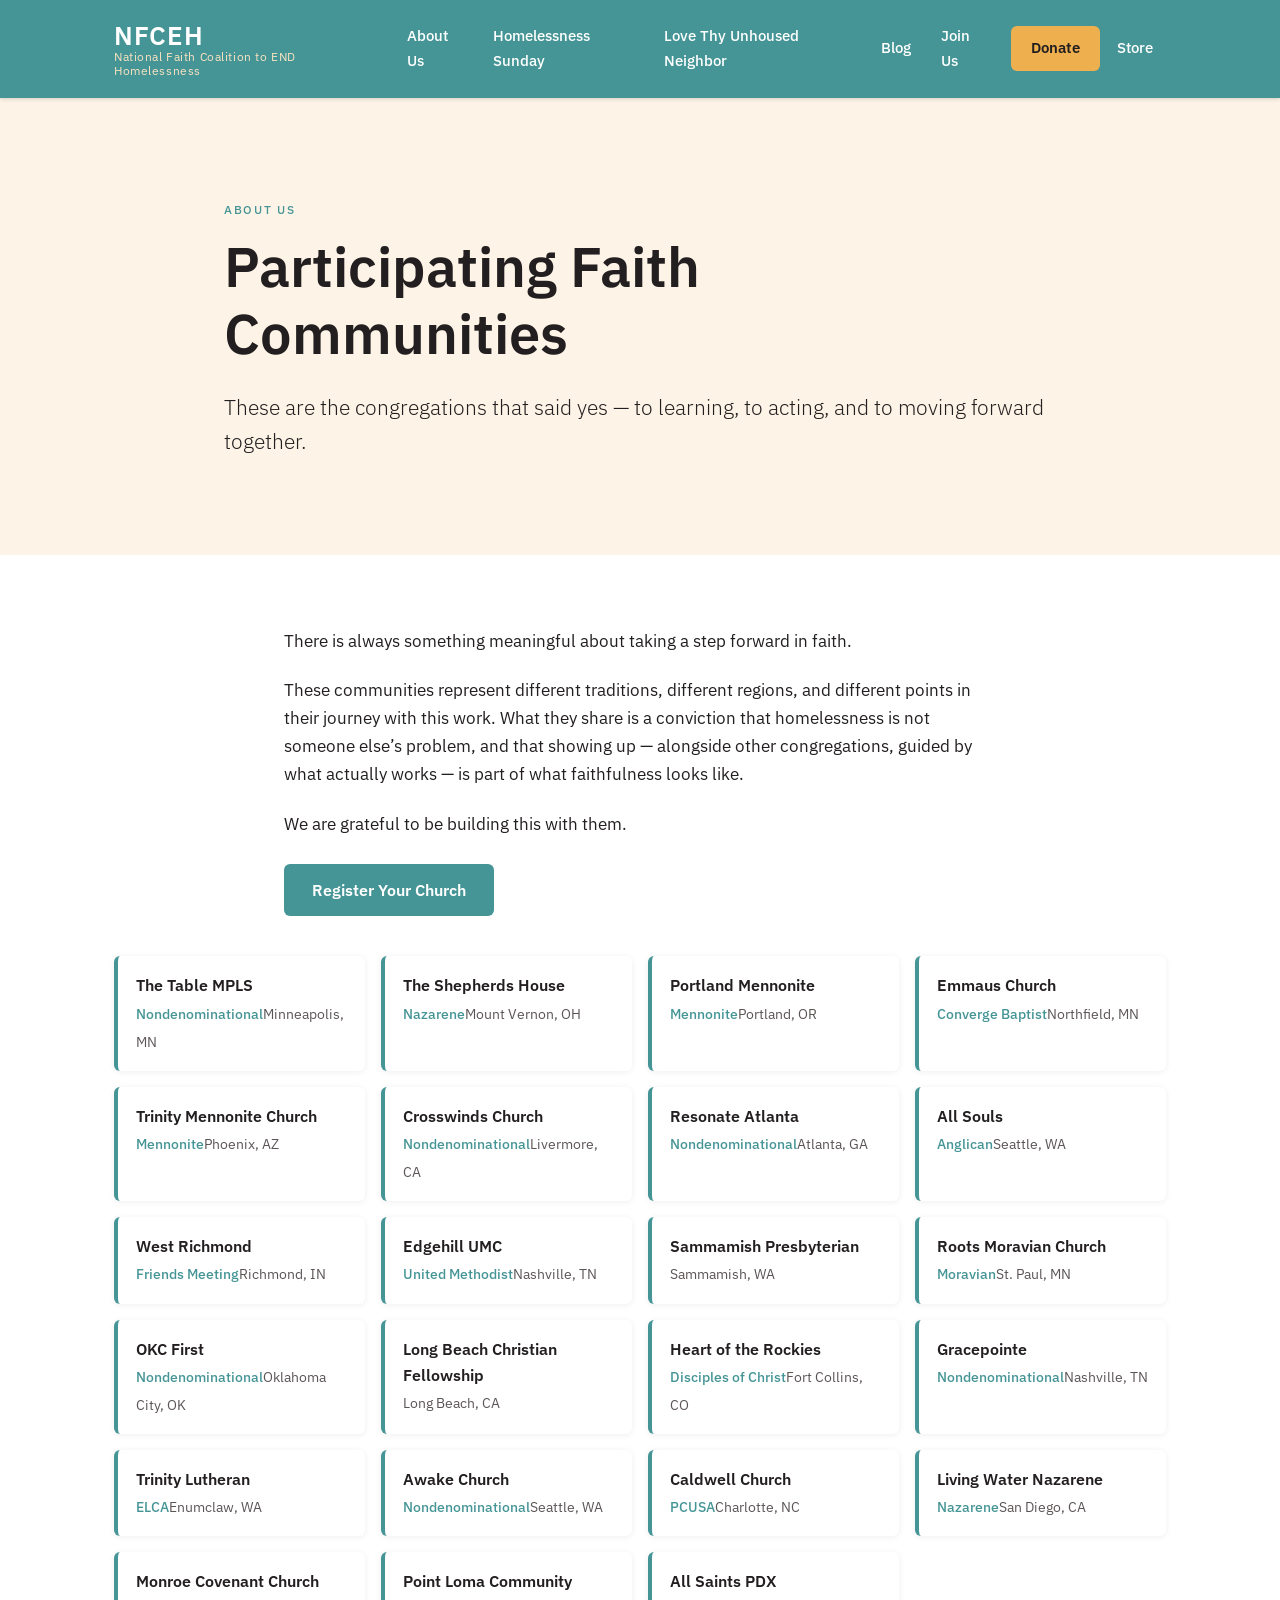
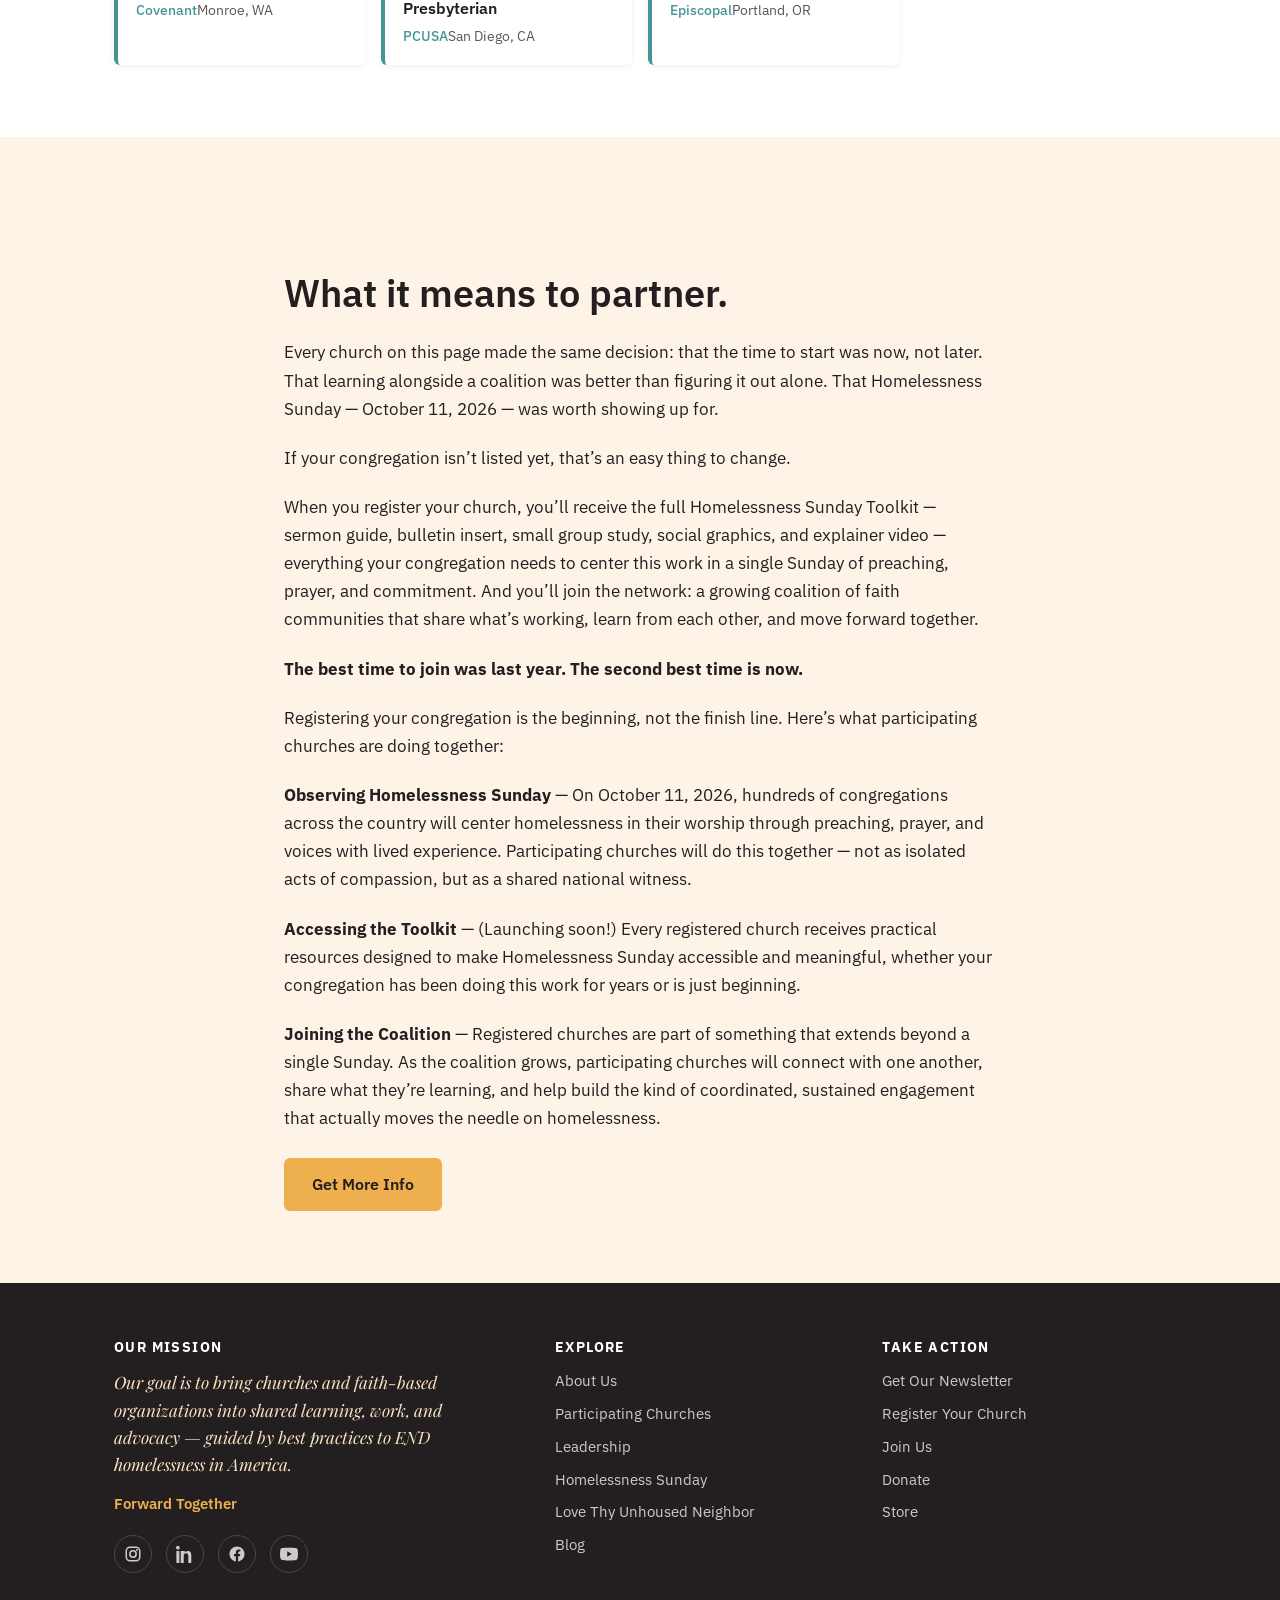
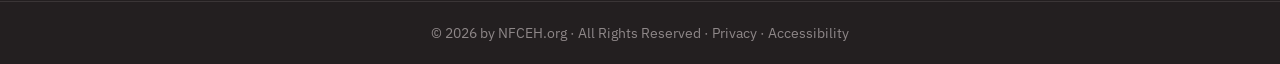
<file: about/participating-churches/index.html>
<!DOCTYPE html>
<html lang="en">
<head>
<meta charset="UTF-8">
<meta name="viewport" content="width=device-width, initial-scale=1">
<title>Churches Helping End Homelessness | NFCEH</title>
<meta name="description" content="See churches across the country working together to end homelessness through partnership, housing solutions, and coordinated action.">
<link rel="canonical" href="https://www.nfceh.org/about/participating-churches/">
<meta property="og:type" content="website">
<meta property="og:site_name" content="NFCEH">
<meta property="og:title" content="Churches Helping End Homelessness | NFCEH">
<meta property="og:description" content="See churches across the country working together to end homelessness through partnership, housing solutions, and coordinated action.">
<meta property="og:url" content="https://www.nfceh.org/about/participating-churches/">
<meta property="og:image" content="https://www.nfceh.org/assets/images/logo.png">
<meta name="twitter:card" content="summary_large_image">
<link rel="icon" href="/assets/images/favicon.png" type="image/png">
<link rel="stylesheet" href="/styles.css">
<!-- Google tag (gtag.js) -->
<script async src="https://www.googletagmanager.com/gtag/js?id=G-5YTZMH6E01"></script>
<script>
  window.dataLayer = window.dataLayer || [];
  function gtag(){dataLayer.push(arguments);}
  gtag('js', new Date());
  gtag('config', 'G-5YTZMH6E01');
</script>
</head>
<body>
<a class="skip-link" href="#main">Skip to content</a>

<header class="site-header">
  <div class="header-inner">
    <a class="brand" href="/">
      <span class="brand-acronym">NFCEH</span>
      <span class="brand-full">National Faith Coalition to END Homelessness</span>
    </a>
    <input type="checkbox" id="nav-toggle" class="nav-toggle" aria-hidden="true">
    <label for="nav-toggle" class="nav-toggle-label" aria-label="Open menu">&#9776;</label>
    <nav class="primary" aria-label="Main navigation">
      <ul>
        <li><a href="/about/">About Us</a>
          <ul class="sub">
            <li><a href="/about/">Our Vision</a></li>
            <li><a href="/about/participating-churches/">Participating Churches</a></li>
            <li><a href="/about/leadership/">Leadership</a></li>
          </ul>
        </li>
        <li><a href="/homelessness-sunday/">Homelessness Sunday</a></li>
        <li><a href="/love-thy-unhoused-neighbor/">Love Thy Unhoused Neighbor</a>
          <ul class="sub">
            <li><a href="/love-thy-unhoused-neighbor/">The Church&rsquo;s Role</a></li>
            <li><a href="/learn/">Learn</a></li>
            <li><a href="/resources/">Resources</a></li>
          </ul>
        </li>
        <li><a href="/blog/">Blog</a></li>
        <li><a href="/join/">Join Us</a>
          <ul class="sub">
            <li><a href="https://mailchi.mp/nfceh/national-faith-coalition-to-end-homelessness">Sign Up</a></li>
          </ul>
        </li>
        <li><a class="nav-donate" href="/donate/">Donate</a></li>
        <li><a href="https://nfceh.printful.me" rel="noopener">Store</a></li>
      </ul>
    </nav>
  </div>
</header>

<main id="main">

  <section class="hero section-cream">
    <div class="wrap">
      <p class="eyebrow">About Us</p>
      <h1>Participating Faith Communities</h1>
      <p class="lede">These are the congregations that said yes &mdash; to learning, to acting, and to moving forward together.</p>
    </div>
  </section>

  <section>
    <div class="wrap narrow prose">
      <p>There is always something meaningful about taking a step forward in faith.</p>
      <p>These communities represent different traditions, different regions, and different points in their journey with this work. What they share is a conviction that homelessness is not someone else&rsquo;s problem, and that showing up &mdash; alongside other congregations, guided by what actually works &mdash; is part of what faithfulness looks like.</p>
      <p>We are grateful to be building this with them.</p>
      <div class="btn-row"><a class="btn btn-primary" href="https://mailchi.mp/nfceh/homelessness-sunday">Register Your Church</a></div>
    </div>
    <div class="wrap">
      <div class="church-grid">
        <div class="church"><strong>The Table MPLS</strong><span class="denom">Nondenominational</span><span class="place">Minneapolis, MN</span></div>
        <div class="church"><strong>The Shepherds House</strong><span class="denom">Nazarene</span><span class="place">Mount Vernon, OH</span></div>
        <div class="church"><strong>Portland Mennonite</strong><span class="denom">Mennonite</span><span class="place">Portland, OR</span></div>
        <div class="church"><strong>Emmaus Church</strong><span class="denom">Converge Baptist</span><span class="place">Northfield, MN</span></div>
        <div class="church"><strong>Trinity Mennonite Church</strong><span class="denom">Mennonite</span><span class="place">Phoenix, AZ</span></div>
        <div class="church"><strong>Crosswinds Church</strong><span class="denom">Nondenominational</span><span class="place">Livermore, CA</span></div>
        <div class="church"><strong>Resonate Atlanta</strong><span class="denom">Nondenominational</span><span class="place">Atlanta, GA</span></div>
        <div class="church"><strong>All Souls</strong><span class="denom">Anglican</span><span class="place">Seattle, WA</span></div>
        <div class="church"><strong>West Richmond</strong><span class="denom">Friends Meeting</span><span class="place">Richmond, IN</span></div>
        <div class="church"><strong>Edgehill UMC</strong><span class="denom">United Methodist</span><span class="place">Nashville, TN</span></div>
        <div class="church"><strong>Sammamish Presbyterian</strong><span class="place">Sammamish, WA</span></div>
        <div class="church"><strong>Roots Moravian Church</strong><span class="denom">Moravian</span><span class="place">St. Paul, MN</span></div>
        <div class="church"><strong>OKC First</strong><span class="denom">Nondenominational</span><span class="place">Oklahoma City, OK</span></div>
        <div class="church"><strong>Long Beach Christian Fellowship</strong><span class="place">Long Beach, CA</span></div>
        <div class="church"><strong>Heart of the Rockies</strong><span class="denom">Disciples of Christ</span><span class="place">Fort Collins, CO</span></div>
        <div class="church"><strong>Gracepointe</strong><span class="denom">Nondenominational</span><span class="place">Nashville, TN</span></div>
        <div class="church"><strong>Trinity Lutheran</strong><span class="denom">ELCA</span><span class="place">Enumclaw, WA</span></div>
        <div class="church"><strong>Awake Church</strong><span class="denom">Nondenominational</span><span class="place">Seattle, WA</span></div>
        <div class="church"><strong>Caldwell Church</strong><span class="denom">PCUSA</span><span class="place">Charlotte, NC</span></div>
        <div class="church"><strong>Living Water Nazarene</strong><span class="denom">Nazarene</span><span class="place">San Diego, CA</span></div>
        <div class="church"><strong>Monroe Covenant Church</strong><span class="denom">Covenant</span><span class="place">Monroe, WA</span></div>
        <div class="church"><strong>Point Loma Community Presbyterian</strong><span class="denom">PCUSA</span><span class="place">San Diego, CA</span></div>
        <div class="church"><strong>All Saints PDX</strong><span class="denom">Episcopal</span><span class="place">Portland, OR</span></div>
      </div>
    </div>
  </section>

  <section class="section-cream">
    <div class="wrap narrow prose">
      <h2>What it means to partner.</h2>
      <p>Every church on this page made the same decision: that the time to start was now, not later. That learning alongside a coalition was better than figuring it out alone. That Homelessness Sunday &mdash; October 11, 2026 &mdash; was worth showing up for.</p>
      <p>If your congregation isn&rsquo;t listed yet, that&rsquo;s an easy thing to change.</p>
      <p>When you register your church, you&rsquo;ll receive the full Homelessness Sunday Toolkit &mdash; sermon guide, bulletin insert, small group study, social graphics, and explainer video &mdash; everything your congregation needs to center this work in a single Sunday of preaching, prayer, and commitment. And you&rsquo;ll join the network: a growing coalition of faith communities that share what&rsquo;s working, learn from each other, and move forward together.</p>
      <p><strong>The best time to join was last year. The second best time is now.</strong></p>
      <p>Registering your congregation is the beginning, not the finish line. Here&rsquo;s what participating churches are doing together:</p>
      <p><strong>Observing Homelessness Sunday</strong> &mdash; On October 11, 2026, hundreds of congregations across the country will center homelessness in their worship through preaching, prayer, and voices with lived experience. Participating churches will do this together &mdash; not as isolated acts of compassion, but as a shared national witness.</p>
      <p><strong>Accessing the Toolkit</strong> &mdash; (Launching soon!) Every registered church receives practical resources designed to make Homelessness Sunday accessible and meaningful, whether your congregation has been doing this work for years or is just beginning.</p>
      <p><strong>Joining the Coalition</strong> &mdash; Registered churches are part of something that extends beyond a single Sunday. As the coalition grows, participating churches will connect with one another, share what they&rsquo;re learning, and help build the kind of coordinated, sustained engagement that actually moves the needle on homelessness.</p>
      <div class="btn-row"><a class="btn btn-amber" href="https://mailchi.mp/nfceh/homelessness-sunday">Get More Info</a></div>
    </div>
  </section>

</main>

<footer class="site-footer">
  <div class="footer-inner">
    <div>
      <h4>Our Mission</h4>
      <p class="footer-mission">Our goal is to bring churches and faith-based organizations into shared learning, work, and advocacy &mdash; guided by best practices to END homelessness in America.</p>
      <p class="footer-tagline">Forward Together</p>
      <div class="social-row">
        <a href="https://www.instagram.com/faithandhomelessness/" aria-label="Instagram"><svg viewBox="0 0 24 24" aria-hidden="true"><rect x="3" y="3" width="18" height="18" rx="5" fill="none" stroke="currentColor" stroke-width="2"/><circle cx="12" cy="12" r="4.2" fill="none" stroke="currentColor" stroke-width="2"/><circle cx="17.3" cy="6.7" r="1.3"/></svg></a>
        <a href="https://www.linkedin.com/company/national-faith-coalition-to-end-homelessness/" aria-label="LinkedIn"><svg viewBox="0 0 24 24" aria-hidden="true"><path d="M4.98 3.5C4.98 4.88 3.87 6 2.5 6S0 4.88 0 3.5 1.12 1 2.5 1s2.48 1.12 2.48 2.5zM.5 8h4v16h-4V8zm7.5 0h3.8v2.2h.05c.53-1 1.83-2.2 3.77-2.2 4.03 0 4.78 2.65 4.78 6.1V24h-4v-8.5c0-2.03-.04-4.64-2.83-4.64-2.83 0-3.27 2.2-3.27 4.5V24h-4V8z"/></svg></a>
        <a href="https://www.facebook.com/profile.php?id=61576493879847" aria-label="Facebook"><svg viewBox="0 0 24 24" aria-hidden="true"><path d="M22 12.06C22 6.5 17.52 2 12 2S2 6.5 2 12.06c0 5.02 3.66 9.18 8.44 9.94v-7.03H7.9v-2.91h2.54V9.85c0-2.52 1.49-3.91 3.77-3.91 1.09 0 2.24.2 2.24.2v2.47h-1.26c-1.24 0-1.63.78-1.63 1.57v1.88h2.78l-.45 2.91h-2.33V22c4.78-.76 8.44-4.92 8.44-9.94z"/></svg></a>
        <a href="https://youtube.com/channel/faithandhomelessness" aria-label="YouTube"><svg viewBox="0 0 24 24" aria-hidden="true"><path d="M23.5 6.2a3 3 0 0 0-2.1-2.1C19.5 3.5 12 3.5 12 3.5s-7.5 0-9.4.6A3 3 0 0 0 .5 6.2 31.3 31.3 0 0 0 0 12a31.3 31.3 0 0 0 .5 5.8 3 3 0 0 0 2.1 2.1c1.9.6 9.4.6 9.4.6s7.5 0 9.4-.6a3 3 0 0 0 2.1-2.1A31.3 31.3 0 0 0 24 12a31.3 31.3 0 0 0-.5-5.8zM9.6 15.6V8.4L15.8 12z"/></svg></a>
      </div>
    </div>
    <div>
      <h4>Explore</h4>
      <ul>
        <li><a href="/about/">About Us</a></li>
        <li><a href="/about/participating-churches/">Participating Churches</a></li>
        <li><a href="/about/leadership/">Leadership</a></li>
        <li><a href="/homelessness-sunday/">Homelessness Sunday</a></li>
        <li><a href="/love-thy-unhoused-neighbor/">Love Thy Unhoused Neighbor</a></li>
        <li><a href="/blog/">Blog</a></li>
      </ul>
    </div>
    <div>
      <h4>Take Action</h4>
      <ul>
        <li><a href="https://mailchi.mp/nfceh/national-faith-coalition-to-end-homelessness">Get Our Newsletter</a></li>
        <li><a href="https://mailchi.mp/nfceh/homelessness-sunday">Register Your Church</a></li>
        <li><a href="/join/">Join Us</a></li>
        <li><a href="/donate/">Donate</a></li>
        <li><a href="https://nfceh.printful.me" rel="noopener">Store</a></li>
      </ul>
    </div>
  </div>
  <div class="footer-bottom">&copy; 2026 by NFCEH.org &middot; All Rights Reserved &middot; <a href="/privacy/">Privacy</a> &middot; <a href="/accessibility/">Accessibility</a></div>
</footer>

</body>
</html>
</file>
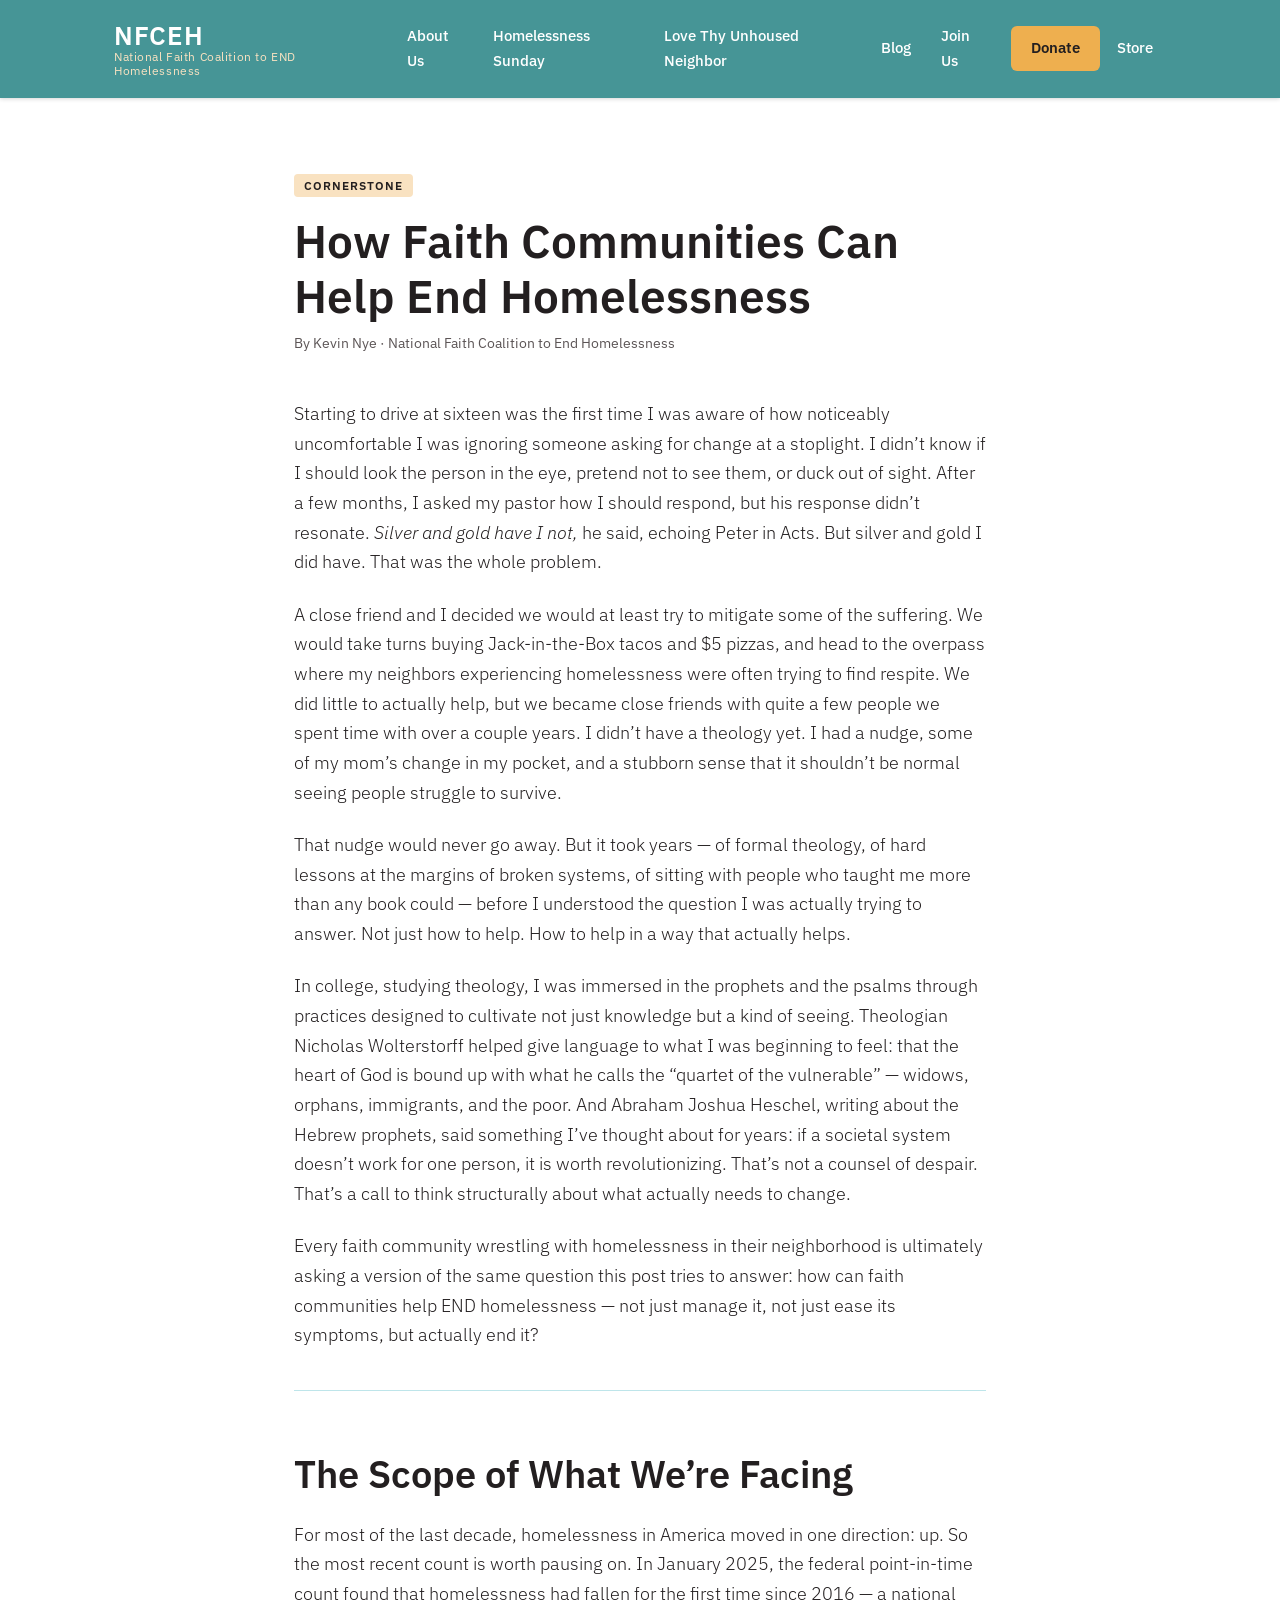
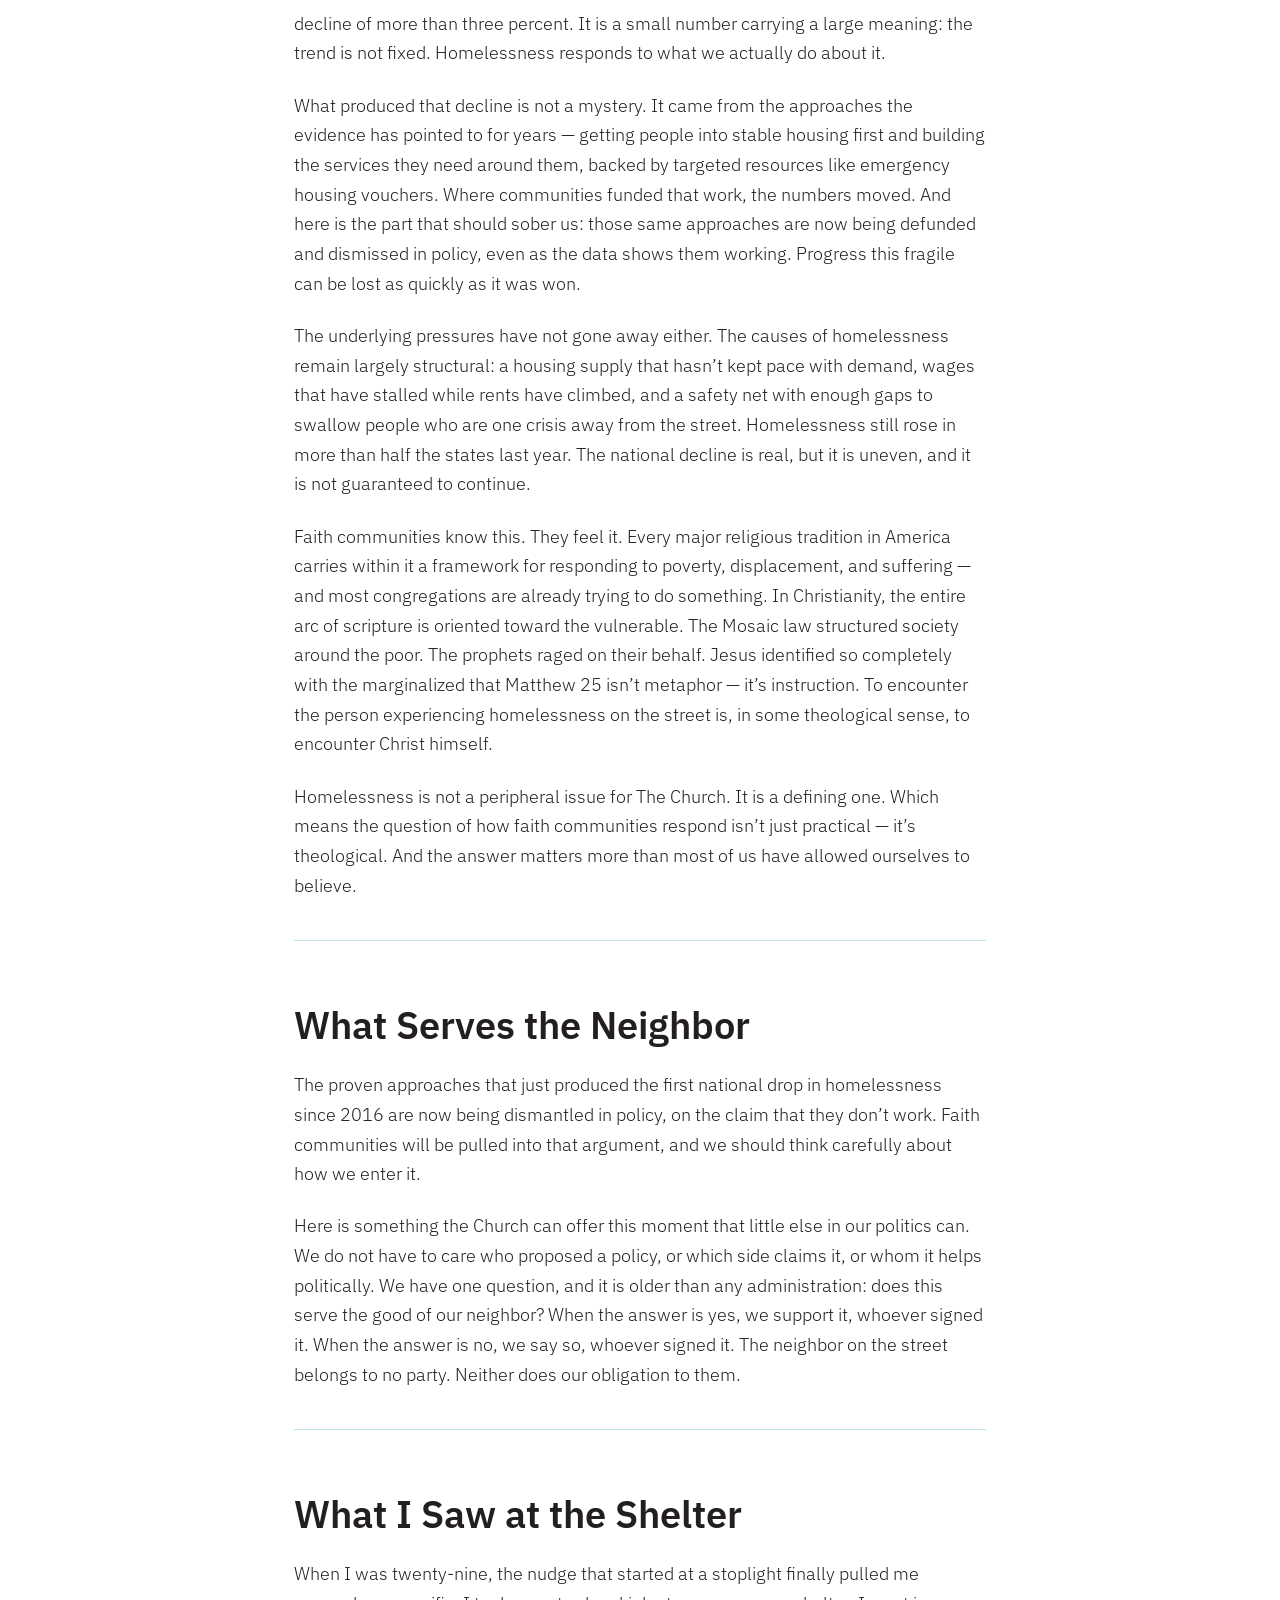
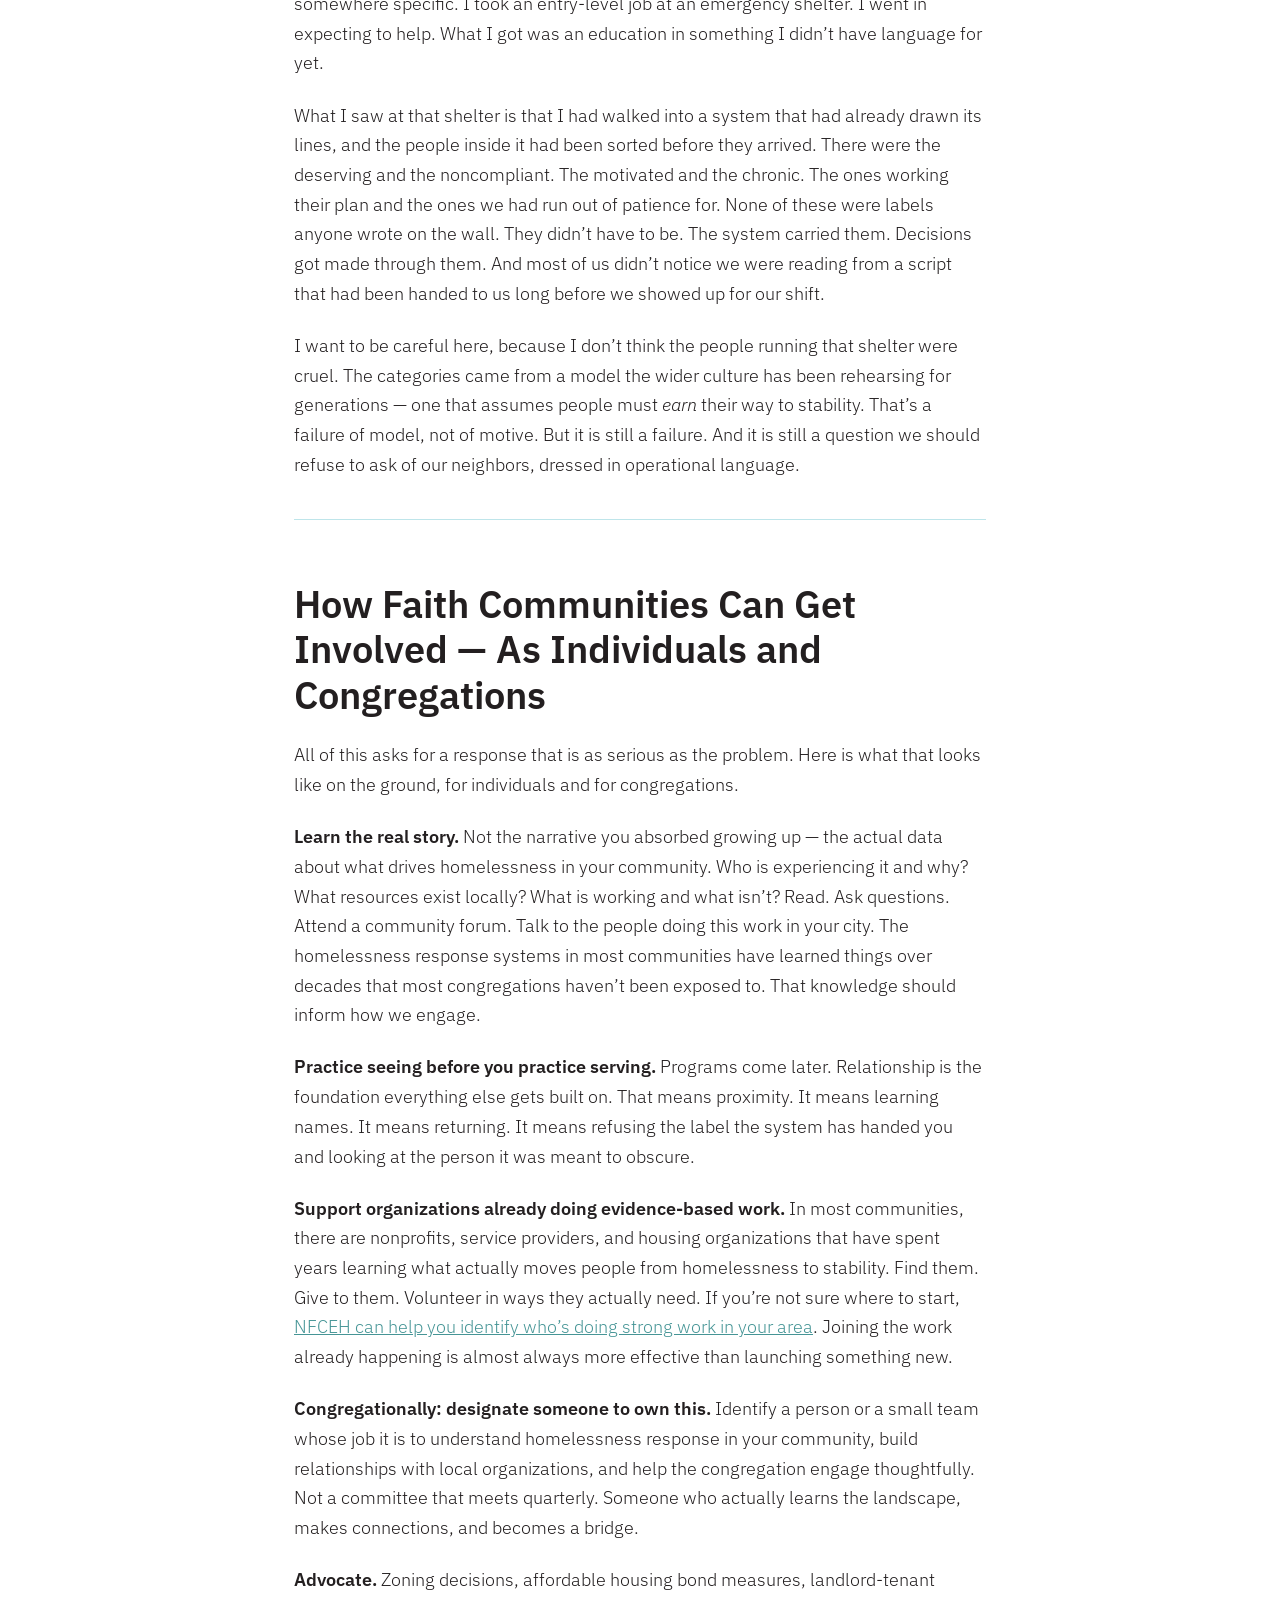
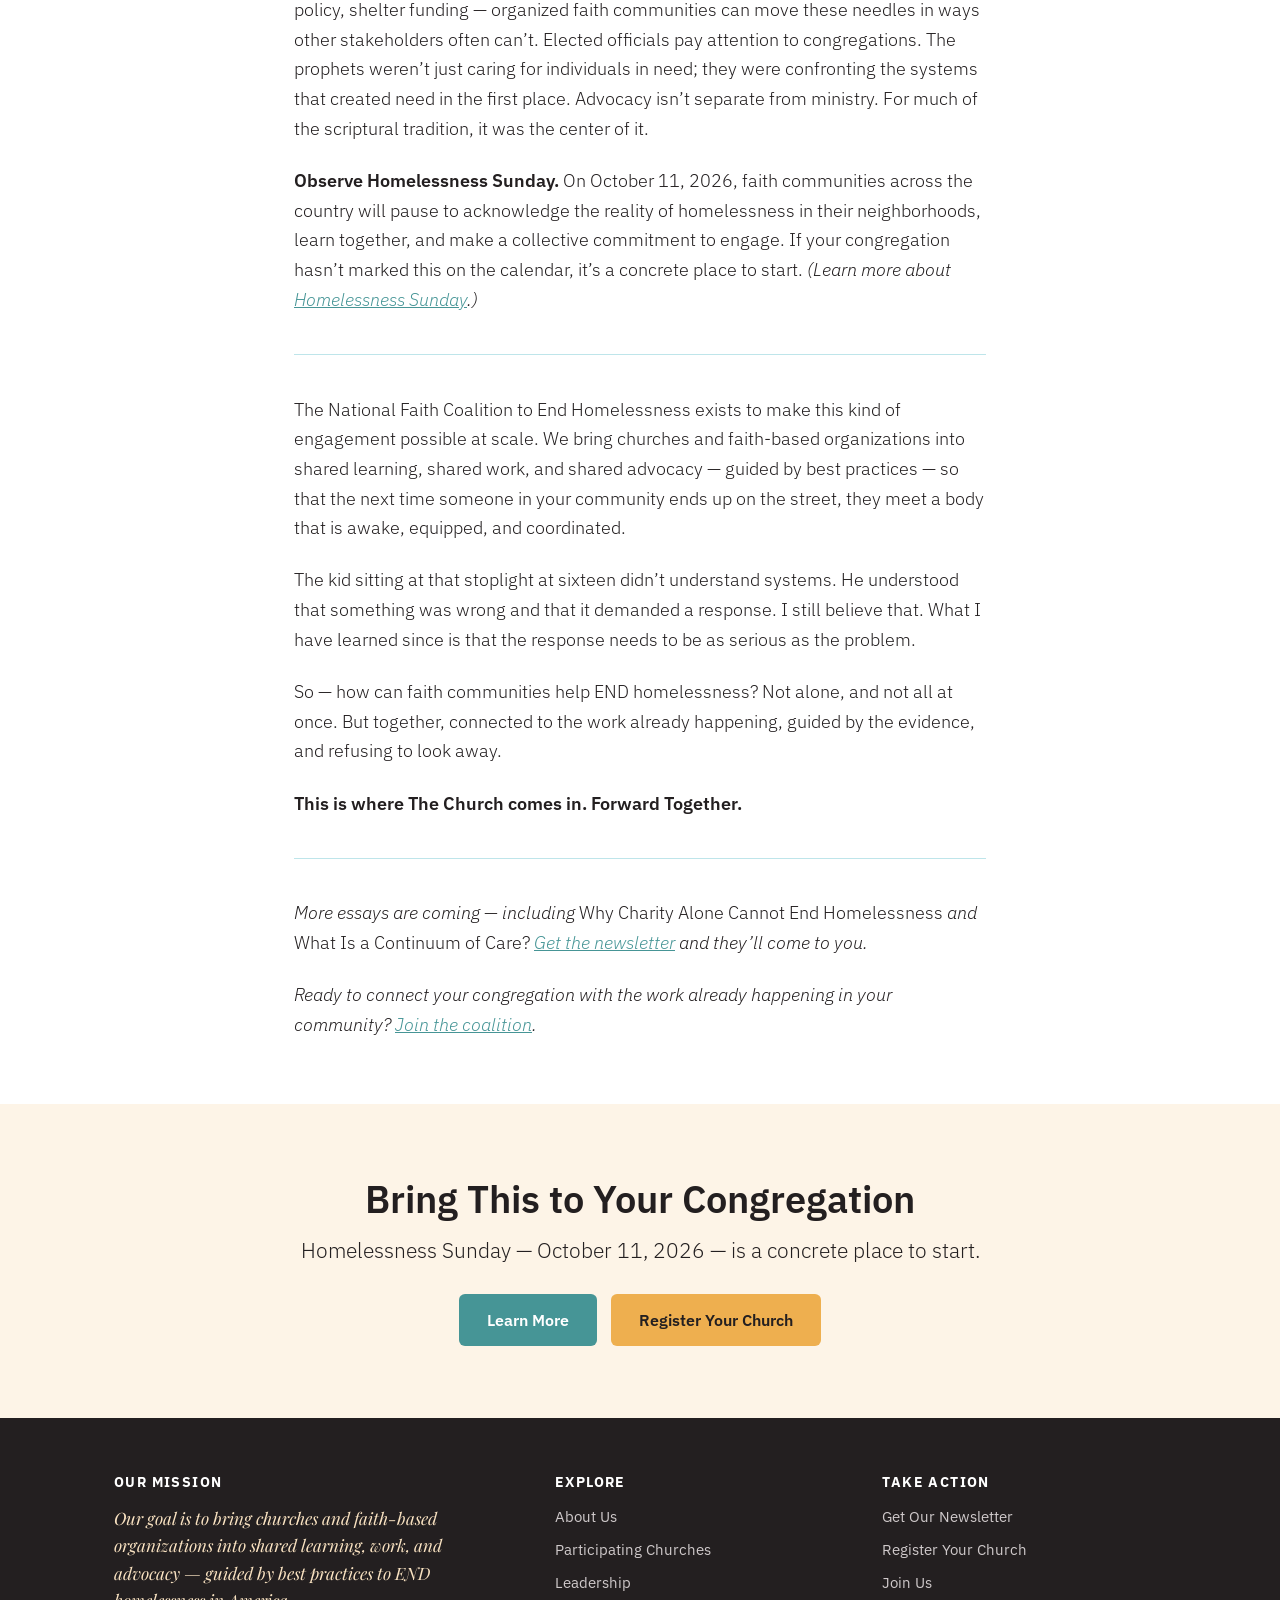
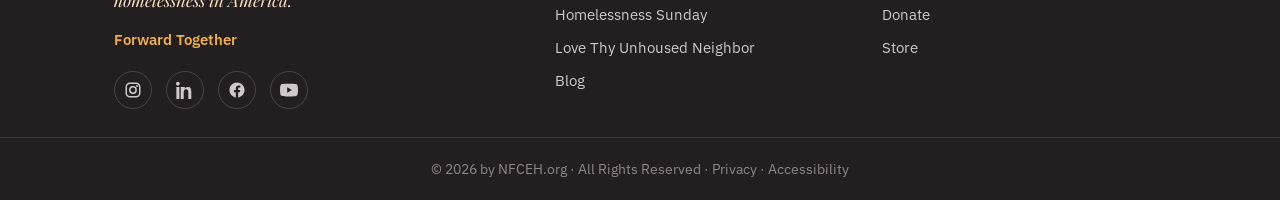
<file: blog/how-faith-communities-can-help-end-homelessness/index.html>
<!DOCTYPE html>
<html lang="en">
<head>
<meta charset="UTF-8">
<meta name="viewport" content="width=device-width, initial-scale=1">
<title>How Faith Communities Can Help End Homelessness | NFCEH</title>
<meta name="description" content="What homelessness actually is, why compassion isn't enough, and how your congregation can help end it - not just manage it.">
<link rel="canonical" href="https://www.nfceh.org/blog/how-faith-communities-can-help-end-homelessness/">
<meta property="og:type" content="website">
<meta property="og:site_name" content="NFCEH">
<meta property="og:title" content="How Faith Communities Can Help End Homelessness | NFCEH">
<meta property="og:description" content="What homelessness actually is, why compassion isn't enough, and how your congregation can help end it - not just manage it.">
<meta property="og:url" content="https://www.nfceh.org/blog/how-faith-communities-can-help-end-homelessness/">
<meta property="og:image" content="https://www.nfceh.org/assets/images/logo.png">
<meta name="twitter:card" content="summary_large_image">
<link rel="icon" href="/assets/images/favicon.png" type="image/png">
<link rel="stylesheet" href="/styles.css">
<!-- Google tag (gtag.js) -->
<script async src="https://www.googletagmanager.com/gtag/js?id=G-5YTZMH6E01"></script>
<script>
  window.dataLayer = window.dataLayer || [];
  function gtag(){dataLayer.push(arguments);}
  gtag('js', new Date());
  gtag('config', 'G-5YTZMH6E01');
</script>
<script type="application/ld+json">
{
  "@context": "https://schema.org",
  "@type": "BlogPosting",
  "headline": "How Faith Communities Can Help End Homelessness",
  "author": {"@type": "Person", "name": "Kevin Nye"},
  "publisher": {"@type": "Organization", "name": "National Faith Coalition to End Homelessness", "url": "https://www.nfceh.org"},
  "datePublished": "2026-06-10",
  "description": "What homelessness actually is, why compassion isn't enough, and how your congregation can help end it - not just manage it.",
  "image": "https://www.nfceh.org/assets/images/logo.png",
  "mainEntityOfPage": "https://www.nfceh.org/blog/how-faith-communities-can-help-end-homelessness/"
}
</script>
</head>
<body>
<a class="skip-link" href="#main">Skip to content</a>

<header class="site-header">
  <div class="header-inner">
    <a class="brand" href="/">
      <span class="brand-acronym">NFCEH</span>
      <span class="brand-full">National Faith Coalition to END Homelessness</span>
    </a>
    <input type="checkbox" id="nav-toggle" class="nav-toggle" aria-hidden="true">
    <label for="nav-toggle" class="nav-toggle-label" aria-label="Open menu">&#9776;</label>
    <nav class="primary" aria-label="Main navigation">
      <ul>
        <li><a href="/about/">About Us</a>
          <ul class="sub">
            <li><a href="/about/">Our Vision</a></li>
            <li><a href="/about/participating-churches/">Participating Churches</a></li>
            <li><a href="/about/leadership/">Leadership</a></li>
          </ul>
        </li>
        <li><a href="/homelessness-sunday/">Homelessness Sunday</a></li>
        <li><a href="/love-thy-unhoused-neighbor/">Love Thy Unhoused Neighbor</a>
          <ul class="sub">
            <li><a href="/love-thy-unhoused-neighbor/">The Church&rsquo;s Role</a></li>
            <li><a href="/learn/">Learn</a></li>
            <li><a href="/resources/">Resources</a></li>
          </ul>
        </li>
        <li><a href="/blog/">Blog</a></li>
        <li><a href="/join/">Join Us</a>
          <ul class="sub">
            <li><a href="https://mailchi.mp/nfceh/national-faith-coalition-to-end-homelessness">Sign Up</a></li>
          </ul>
        </li>
        <li><a class="nav-donate" href="/donate/">Donate</a></li>
        <li><a href="https://nfceh.printful.me" rel="noopener">Store</a></li>
      </ul>
    </nav>
  </div>
</header>

<main id="main">

  <article class="post">
    <div class="post-header">
      <span class="tag" style="background:var(--cream);padding:4px 10px;border-radius:4px;font-size:12px;font-weight:600;letter-spacing:.08em;text-transform:uppercase">Cornerstone</span>
      <h1 style="margin-top:16px">How Faith Communities Can Help End Homelessness</h1>
      <p class="post-meta">By Kevin Nye &middot; National Faith Coalition to End Homelessness</p>
    </div>
    <div class="prose">
      <p>Starting to drive at sixteen was the first time I was aware of how noticeably uncomfortable I was ignoring someone asking for change at a stoplight. I didn&rsquo;t know if I should look the person in the eye, pretend not to see them, or duck out of sight. After a few months, I asked my pastor how I should respond, but his response didn&rsquo;t resonate. <em>Silver and gold have I not,</em> he said, echoing Peter in Acts. But silver and gold I did have. That was the whole problem.</p>
      <p>A close friend and I decided we would at least try to mitigate some of the suffering. We would take turns buying Jack-in-the-Box tacos and $5 pizzas, and head to the overpass where my neighbors experiencing homelessness were often trying to find respite. We did little to actually help, but we became close friends with quite a few people we spent time with over a couple years. I didn&rsquo;t have a theology yet. I had a nudge, some of my mom&rsquo;s change in my pocket, and a stubborn sense that it shouldn&rsquo;t be normal seeing people struggle to survive.</p>
      <p>That nudge would never go away. But it took years &mdash; of formal theology, of hard lessons at the margins of broken systems, of sitting with people who taught me more than any book could &mdash; before I understood the question I was actually trying to answer. Not just how to help. How to help in a way that actually helps.</p>
      <p>In college, studying theology, I was immersed in the prophets and the psalms through practices designed to cultivate not just knowledge but a kind of seeing. Theologian Nicholas Wolterstorff helped give language to what I was beginning to feel: that the heart of God is bound up with what he calls the &ldquo;quartet of the vulnerable&rdquo; &mdash; widows, orphans, immigrants, and the poor. And Abraham Joshua Heschel, writing about the Hebrew prophets, said something I&rsquo;ve thought about for years: if a societal system doesn&rsquo;t work for one person, it is worth revolutionizing. That&rsquo;s not a counsel of despair. That&rsquo;s a call to think structurally about what actually needs to change.</p>
      <p>Every faith community wrestling with homelessness in their neighborhood is ultimately asking a version of the same question this post tries to answer: how can faith communities help END homelessness &mdash; not just manage it, not just ease its symptoms, but actually end it?</p>
      <hr>
      <h2>The Scope of What We&rsquo;re Facing</h2>
      <p>For most of the last decade, homelessness in America moved in one direction: up. So the most recent count is worth pausing on. In January 2025, the federal point-in-time count found that homelessness had fallen for the first time since 2016 &mdash; a national decline of more than three percent. It is a small number carrying a large meaning: the trend is not fixed. Homelessness responds to what we actually do about it.</p>
      <p>What produced that decline is not a mystery. It came from the approaches the evidence has pointed to for years &mdash; getting people into stable housing first and building the services they need around them, backed by targeted resources like emergency housing vouchers. Where communities funded that work, the numbers moved. And here is the part that should sober us: those same approaches are now being defunded and dismissed in policy, even as the data shows them working. Progress this fragile can be lost as quickly as it was won.</p>
      <p>The underlying pressures have not gone away either. The causes of homelessness remain largely structural: a housing supply that hasn&rsquo;t kept pace with demand, wages that have stalled while rents have climbed, and a safety net with enough gaps to swallow people who are one crisis away from the street. Homelessness still rose in more than half the states last year. The national decline is real, but it is uneven, and it is not guaranteed to continue.</p>
      <p>Faith communities know this. They feel it. Every major religious tradition in America carries within it a framework for responding to poverty, displacement, and suffering &mdash; and most congregations are already trying to do something. In Christianity, the entire arc of scripture is oriented toward the vulnerable. The Mosaic law structured society around the poor. The prophets raged on their behalf. Jesus identified so completely with the marginalized that Matthew 25 isn&rsquo;t metaphor &mdash; it&rsquo;s instruction. To encounter the person experiencing homelessness on the street is, in some theological sense, to encounter Christ himself.</p>
      <p>Homelessness is not a peripheral issue for The Church. It is a defining one. Which means the question of how faith communities respond isn&rsquo;t just practical &mdash; it&rsquo;s theological. And the answer matters more than most of us have allowed ourselves to believe.</p>
      <hr>
      <h2>What Serves the Neighbor</h2>
      <p>The proven approaches that just produced the first national drop in homelessness since 2016 are now being dismantled in policy, on the claim that they don&rsquo;t work. Faith communities will be pulled into that argument, and we should think carefully about how we enter it.</p>
      <p>Here is something the Church can offer this moment that little else in our politics can. We do not have to care who proposed a policy, or which side claims it, or whom it helps politically. We have one question, and it is older than any administration: does this serve the good of our neighbor? When the answer is yes, we support it, whoever signed it. When the answer is no, we say so, whoever signed it. The neighbor on the street belongs to no party. Neither does our obligation to them.</p>
      <hr>
      <h2>What I Saw at the Shelter</h2>
      <p>When I was twenty-nine, the nudge that started at a stoplight finally pulled me somewhere specific. I took an entry-level job at an emergency shelter. I went in expecting to help. What I got was an education in something I didn&rsquo;t have language for yet.</p>
      <p>What I saw at that shelter is that I had walked into a system that had already drawn its lines, and the people inside it had been sorted before they arrived. There were the deserving and the noncompliant. The motivated and the chronic. The ones working their plan and the ones we had run out of patience for. None of these were labels anyone wrote on the wall. They didn&rsquo;t have to be. The system carried them. Decisions got made through them. And most of us didn&rsquo;t notice we were reading from a script that had been handed to us long before we showed up for our shift.</p>
      <p>I want to be careful here, because I don&rsquo;t think the people running that shelter were cruel. The categories came from a model the wider culture has been rehearsing for generations &mdash; one that assumes people must <em>earn</em> their way to stability. That&rsquo;s a failure of model, not of motive. But it is still a failure. And it is still a question we should refuse to ask of our neighbors, dressed in operational language.</p>
      <hr>
      <h2>How Faith Communities Can Get Involved &mdash; As Individuals and Congregations</h2>
      <p>All of this asks for a response that is as serious as the problem. Here is what that looks like on the ground, for individuals and for congregations.</p>
      <p><strong>Learn the real story.</strong> Not the narrative you absorbed growing up &mdash; the actual data about what drives homelessness in your community. Who is experiencing it and why? What resources exist locally? What is working and what isn&rsquo;t? Read. Ask questions. Attend a community forum. Talk to the people doing this work in your city. The homelessness response systems in most communities have learned things over decades that most congregations haven&rsquo;t been exposed to. That knowledge should inform how we engage.</p>
      <p><strong>Practice seeing before you practice serving.</strong> Programs come later. Relationship is the foundation everything else gets built on. That means proximity. It means learning names. It means returning. It means refusing the label the system has handed you and looking at the person it was meant to obscure.</p>
      <p><strong>Support organizations already doing evidence-based work.</strong> In most communities, there are nonprofits, service providers, and housing organizations that have spent years learning what actually moves people from homelessness to stability. Find them. Give to them. Volunteer in ways they actually need. If you&rsquo;re not sure where to start, <a href="/join/">NFCEH can help you identify who&rsquo;s doing strong work in your area</a>. Joining the work already happening is almost always more effective than launching something new.</p>
      <p><strong>Congregationally: designate someone to own this.</strong> Identify a person or a small team whose job it is to understand homelessness response in your community, build relationships with local organizations, and help the congregation engage thoughtfully. Not a committee that meets quarterly. Someone who actually learns the landscape, makes connections, and becomes a bridge.</p>
      <p><strong>Advocate.</strong> Zoning decisions, affordable housing bond measures, landlord-tenant policy, shelter funding &mdash; organized faith communities can move these needles in ways other stakeholders often can&rsquo;t. Elected officials pay attention to congregations. The prophets weren&rsquo;t just caring for individuals in need; they were confronting the systems that created need in the first place. Advocacy isn&rsquo;t separate from ministry. For much of the scriptural tradition, it was the center of it.</p>
      <p><strong>Observe Homelessness Sunday.</strong> On October 11, 2026, faith communities across the country will pause to acknowledge the reality of homelessness in their neighborhoods, learn together, and make a collective commitment to engage. If your congregation hasn&rsquo;t marked this on the calendar, it&rsquo;s a concrete place to start. <em>(Learn more about <a href="/homelessness-sunday/">Homelessness Sunday</a>.)</em></p>
      <hr>
      <p>The National Faith Coalition to End Homelessness exists to make this kind of engagement possible at scale. We bring churches and faith-based organizations into shared learning, shared work, and shared advocacy &mdash; guided by best practices &mdash; so that the next time someone in your community ends up on the street, they meet a body that is awake, equipped, and coordinated.</p>
      <p>The kid sitting at that stoplight at sixteen didn&rsquo;t understand systems. He understood that something was wrong and that it demanded a response. I still believe that. What I have learned since is that the response needs to be as serious as the problem.</p>
      <p>So &mdash; how can faith communities help END homelessness? Not alone, and not all at once. But together, connected to the work already happening, guided by the evidence, and refusing to look away.</p>
      <p><strong>This is where The Church comes in. Forward Together.</strong></p>
      <hr>
      <p><em>More essays are coming &mdash; including</em> Why Charity Alone Cannot End Homelessness <em>and</em> What Is a Continuum of Care? <em><a href="https://mailchi.mp/nfceh/national-faith-coalition-to-end-homelessness">Get the newsletter</a> and they&rsquo;ll come to you.</em></p>
      <p><em>Ready to connect your congregation with the work already happening in your community? <a href="/join/">Join the coalition</a>.</em></p>
    </div>
  </article>

  <section class="section-cream" style="margin-top:64px">
    <div class="wrap narrow center">
      <h2>Bring This to Your Congregation</h2>
      <p class="lede" style="margin-top:12px">Homelessness Sunday &mdash; October 11, 2026 &mdash; is a concrete place to start.</p>
      <div class="btn-row" style="justify-content:center">
        <a class="btn btn-primary" href="/homelessness-sunday/">Learn More</a>
        <a class="btn btn-amber" href="https://mailchi.mp/nfceh/homelessness-sunday">Register Your Church</a>
      </div>
    </div>
  </section>

</main>

<footer class="site-footer">
  <div class="footer-inner">
    <div>
      <h4>Our Mission</h4>
      <p class="footer-mission">Our goal is to bring churches and faith-based organizations into shared learning, work, and advocacy &mdash; guided by best practices to END homelessness in America.</p>
      <p class="footer-tagline">Forward Together</p>
      <div class="social-row">
        <a href="https://www.instagram.com/faithandhomelessness/" aria-label="Instagram"><svg viewBox="0 0 24 24" aria-hidden="true"><rect x="3" y="3" width="18" height="18" rx="5" fill="none" stroke="currentColor" stroke-width="2"/><circle cx="12" cy="12" r="4.2" fill="none" stroke="currentColor" stroke-width="2"/><circle cx="17.3" cy="6.7" r="1.3"/></svg></a>
        <a href="https://www.linkedin.com/company/national-faith-coalition-to-end-homelessness/" aria-label="LinkedIn"><svg viewBox="0 0 24 24" aria-hidden="true"><path d="M4.98 3.5C4.98 4.88 3.87 6 2.5 6S0 4.88 0 3.5 1.12 1 2.5 1s2.48 1.12 2.48 2.5zM.5 8h4v16h-4V8zm7.5 0h3.8v2.2h.05c.53-1 1.83-2.2 3.77-2.2 4.03 0 4.78 2.65 4.78 6.1V24h-4v-8.5c0-2.03-.04-4.64-2.83-4.64-2.83 0-3.27 2.2-3.27 4.5V24h-4V8z"/></svg></a>
        <a href="https://www.facebook.com/profile.php?id=61576493879847" aria-label="Facebook"><svg viewBox="0 0 24 24" aria-hidden="true"><path d="M22 12.06C22 6.5 17.52 2 12 2S2 6.5 2 12.06c0 5.02 3.66 9.18 8.44 9.94v-7.03H7.9v-2.91h2.54V9.85c0-2.52 1.49-3.91 3.77-3.91 1.09 0 2.24.2 2.24.2v2.47h-1.26c-1.24 0-1.63.78-1.63 1.57v1.88h2.78l-.45 2.91h-2.33V22c4.78-.76 8.44-4.92 8.44-9.94z"/></svg></a>
        <a href="https://youtube.com/channel/faithandhomelessness" aria-label="YouTube"><svg viewBox="0 0 24 24" aria-hidden="true"><path d="M23.5 6.2a3 3 0 0 0-2.1-2.1C19.5 3.5 12 3.5 12 3.5s-7.5 0-9.4.6A3 3 0 0 0 .5 6.2 31.3 31.3 0 0 0 0 12a31.3 31.3 0 0 0 .5 5.8 3 3 0 0 0 2.1 2.1c1.9.6 9.4.6 9.4.6s7.5 0 9.4-.6a3 3 0 0 0 2.1-2.1A31.3 31.3 0 0 0 24 12a31.3 31.3 0 0 0-.5-5.8zM9.6 15.6V8.4L15.8 12z"/></svg></a>
      </div>
    </div>
    <div>
      <h4>Explore</h4>
      <ul>
        <li><a href="/about/">About Us</a></li>
        <li><a href="/about/participating-churches/">Participating Churches</a></li>
        <li><a href="/about/leadership/">Leadership</a></li>
        <li><a href="/homelessness-sunday/">Homelessness Sunday</a></li>
        <li><a href="/love-thy-unhoused-neighbor/">Love Thy Unhoused Neighbor</a></li>
        <li><a href="/blog/">Blog</a></li>
      </ul>
    </div>
    <div>
      <h4>Take Action</h4>
      <ul>
        <li><a href="https://mailchi.mp/nfceh/national-faith-coalition-to-end-homelessness">Get Our Newsletter</a></li>
        <li><a href="https://mailchi.mp/nfceh/homelessness-sunday">Register Your Church</a></li>
        <li><a href="/join/">Join Us</a></li>
        <li><a href="/donate/">Donate</a></li>
        <li><a href="https://nfceh.printful.me" rel="noopener">Store</a></li>
      </ul>
    </div>
  </div>
  <div class="footer-bottom">&copy; 2026 by NFCEH.org &middot; All Rights Reserved &middot; <a href="/privacy/">Privacy</a> &middot; <a href="/accessibility/">Accessibility</a></div>
</footer>

</body>
</html>
</file>
<file: styles.css>
/* ==========================================================================
   NFCEH — nfceh.org
   Brand: Dark Teal #469596 · Bright Blue #25C1E0 · Light Blue #BEE5EA
          Amber #EEAF4F · Warm Cream #F9E2C1 · Near Black #231F20
   Type:  IBM Plex Sans (body/UI) · Playfair Display (editorial moments)
   ========================================================================== */

@import url('https://fonts.googleapis.com/css2?family=IBM+Plex+Sans:wght@300;400;500;600&family=Playfair+Display:ital,wght@0,400;0,700;1,400&display=swap');

:root {
  --teal: #469596;
  --teal-dark: #3a7c7d;
  --blue: #25C1E0;
  --blue-light: #BEE5EA;
  --amber: #EEAF4F;
  --cream: #F9E2C1;
  --cream-soft: #FDF4E7;
  --ink: #231F20;
  --white: #ffffff;
  --max: 1100px;
}

* { box-sizing: border-box; margin: 0; padding: 0; }

html { scroll-behavior: smooth; }

body {
  font-family: 'IBM Plex Sans', system-ui, sans-serif;
  font-weight: 400;
  font-size: 17px;
  line-height: 1.65;
  color: var(--ink);
  background: var(--white);
}

img { max-width: 100%; height: auto; display: block; }

a { color: var(--teal); }
a:hover { color: var(--teal-dark); }

.wrap { max-width: var(--max); margin: 0 auto; padding: 0 24px; }

/* ---- Typography ------------------------------------------------------- */
h1, h2, h3, h4 { font-family: 'IBM Plex Sans', sans-serif; line-height: 1.2; color: var(--ink); }
h1 { font-size: clamp(34px, 5vw, 56px); font-weight: 600; }
h2 { font-size: clamp(26px, 3.6vw, 38px); font-weight: 600; }
h3 { font-size: clamp(20px, 2.4vw, 26px); font-weight: 500; }
.editorial { font-family: 'Playfair Display', Georgia, serif; }

.eyebrow {
  display: inline-block;
  font-size: 12px;
  font-weight: 500;
  letter-spacing: 0.14em;
  text-transform: uppercase;
  color: var(--teal);
  margin-bottom: 14px;
}

.lede { font-size: clamp(18px, 2vw, 21px); font-weight: 300; }

/* ---- Buttons ----------------------------------------------------------- */
.btn {
  display: inline-block;
  font-family: 'IBM Plex Sans', sans-serif;
  font-weight: 600;
  font-size: 16px;
  padding: 13px 28px;
  border-radius: 6px;
  text-decoration: none;
  transition: background .15s ease, color .15s ease;
}
.btn-primary { background: var(--teal); color: var(--white); }
.btn-primary:hover { background: var(--teal-dark); color: var(--white); }
.btn-amber { background: var(--amber); color: var(--ink); }
.btn-amber:hover { background: #e3a13c; color: var(--ink); }
.btn-outline { border: 2px solid var(--teal); color: var(--teal); }
.btn-outline:hover { background: var(--teal); color: var(--white); }
.btn-row { display: flex; flex-wrap: wrap; gap: 14px; margin-top: 26px; }

/* ---- Header / Nav ------------------------------------------------------ */
.site-header {
  background: var(--teal);
  position: sticky;
  top: 0;
  z-index: 50;
  box-shadow: 0 1px 4px rgba(35,31,32,.18);
}
.header-inner {
  max-width: var(--max);
  margin: 0 auto;
  padding: 0 24px;
  display: flex;
  align-items: center;
  justify-content: space-between;
  min-height: 72px;
  gap: 20px;
}
.brand { display: flex; flex-direction: column; text-decoration: none; line-height: 1.15; padding: 12px 0; }
.brand-acronym { color: var(--white); font-weight: 600; font-size: 26px; letter-spacing: .04em; }
.brand-full { color: var(--cream); font-weight: 400; font-size: 11.5px; letter-spacing: .05em; }

.nav-toggle { display: none; }
.nav-toggle-label { display: none; color: var(--white); font-size: 28px; cursor: pointer; padding: 8px; }

nav.primary > ul { list-style: none; display: flex; align-items: center; gap: 4px; }
nav.primary li { position: relative; }
nav.primary a {
  display: block;
  color: var(--white);
  text-decoration: none;
  font-weight: 500;
  font-size: 15px;
  padding: 24px 13px;
}
nav.primary a:hover, nav.primary li.current > a { color: var(--cream); }
nav.primary a.nav-donate {
  background: var(--amber);
  color: var(--ink);
  border-radius: 6px;
  padding: 10px 20px;
  margin-left: 8px;
  font-weight: 600;
}
nav.primary a.nav-donate:hover { background: #e3a13c; }

nav.primary ul.sub {
  list-style: none;
  position: absolute;
  top: 100%;
  left: 0;
  background: var(--white);
  min-width: 230px;
  border-radius: 0 0 8px 8px;
  box-shadow: 0 8px 20px rgba(35,31,32,.18);
  display: none;
  padding: 6px 0;
}
nav.primary li:hover > ul.sub,
nav.primary li:focus-within > ul.sub { display: block; }
nav.primary ul.sub a { color: var(--ink); padding: 10px 18px; font-weight: 400; }
nav.primary ul.sub a:hover { background: var(--cream-soft); color: var(--teal-dark); }

@media (max-width: 900px) {
  .nav-toggle-label { display: block; }
  nav.primary {
    position: absolute;
    top: 100%; left: 0; right: 0;
    background: var(--teal);
    display: none;
    box-shadow: 0 10px 20px rgba(35,31,32,.25);
  }
  .nav-toggle:checked ~ nav.primary { display: block; }
  nav.primary > ul { flex-direction: column; align-items: stretch; gap: 0; padding: 8px 0 16px; }
  nav.primary a { padding: 13px 24px; }
  nav.primary ul.sub {
    position: static;
    display: block;
    background: var(--teal-dark);
    box-shadow: none;
    border-radius: 0;
    min-width: 0;
  }
  nav.primary ul.sub a { color: var(--blue-light); padding: 10px 40px; }
  nav.primary ul.sub a:hover { background: none; color: var(--white); }
  nav.primary a.nav-donate { margin: 10px 24px 0; text-align: center; }
}

/* ---- Sections ---------------------------------------------------------- */
section { padding: 72px 0; }
.section-cream { background: var(--cream-soft); }
.section-teal { background: var(--teal); color: var(--white); }
.section-teal h1, .section-teal h2, .section-teal h3 { color: var(--white); }
.section-teal a:not(.btn) { color: var(--cream); }
.section-ink { background: var(--ink); color: var(--white); }
.section-ink h1, .section-ink h2, .section-ink h3 { color: var(--white); }

.hero { padding: 96px 0; }
.hero .wrap { max-width: 880px; }
.hero p.lede { margin-top: 22px; }

.narrow { max-width: 760px; margin: 0 auto; }
.center { text-align: center; }

.prose p { margin-bottom: 1.25em; }
.prose ul, .prose ol { margin: 0 0 1.25em 1.4em; }
.prose li { margin-bottom: .55em; }
.prose h2 { margin: 1.6em 0 .6em; }
.prose h3 { margin: 1.4em 0 .5em; }
.prose hr { border: 0; border-top: 1px solid var(--blue-light); margin: 2.2em 0; }
.prose blockquote {
  font-family: 'Playfair Display', Georgia, serif;
  font-size: 1.15em;
  font-style: italic;
  border-left: 4px solid var(--amber);
  padding-left: 22px;
  margin: 1.6em 0;
  color: #463f40;
}

/* ---- Cards ------------------------------------------------------------- */
.card-grid { display: grid; grid-template-columns: repeat(auto-fit, minmax(230px, 1fr)); gap: 22px; margin-top: 40px; }
.card {
  background: var(--white);
  border-radius: 10px;
  padding: 30px 26px;
  box-shadow: 0 2px 10px rgba(35,31,32,.07);
  border-top: 4px solid var(--teal);
}
.card h3 { margin-bottom: 10px; font-size: 20px; }
.card p { font-size: 15.5px; }
.card .card-link { display: inline-block; margin-top: 14px; font-weight: 600; font-size: 14.5px; text-decoration: none; }
.card.accent { border-top-color: var(--amber); }

/* ---- Stat band ---------------------------------------------------------- */
.stat-band { text-align: center; }
.stat-number { font-size: clamp(52px, 8vw, 92px); font-weight: 600; color: var(--amber); line-height: 1; }
.stat-label { font-size: clamp(17px, 2.2vw, 22px); margin-top: 10px; color: var(--white); }
.stat-source { font-size: 13px; color: var(--blue-light); margin-top: 14px; }

/* ---- Team --------------------------------------------------------------- */
.team-grid { display: grid; grid-template-columns: repeat(auto-fit, minmax(210px, 1fr)); gap: 30px; margin-top: 44px; }
.team-member { text-align: center; }
.team-member img {
  width: 100%;
  aspect-ratio: 1 / 1;
  object-fit: cover;
  border-radius: 10px;
  background: var(--blue-light);
}
.team-member h3 { margin-top: 16px; font-size: 19px; font-weight: 600; }
.team-member .role { color: var(--teal); font-weight: 500; font-size: 14.5px; margin-top: 2px; }
.team-member .loc { font-size: 14px; color: #5c5556; margin-top: 2px; }

/* ---- Church roster ------------------------------------------------------- */
.church-grid { display: grid; grid-template-columns: repeat(auto-fill, minmax(225px, 1fr)); gap: 16px; margin-top: 40px; }
.church {
  background: var(--white);
  border-left: 4px solid var(--teal);
  border-radius: 6px;
  padding: 16px 18px;
  box-shadow: 0 1px 6px rgba(35,31,32,.07);
}
.church strong { display: block; font-weight: 600; font-size: 16px; }
.church .denom { font-size: 13.5px; color: var(--teal); font-weight: 500; }
.church .place { font-size: 13.5px; color: #5c5556; }

/* ---- Two-column feature --------------------------------------------------- */
.feature { display: grid; grid-template-columns: 1fr 1fr; gap: 48px; align-items: center; }
.feature img { border-radius: 12px; }
@media (max-width: 760px) { .feature { grid-template-columns: 1fr; } }

/* ---- Scripture / pull quote ---------------------------------------------- */
.scripture {
  font-family: 'Playfair Display', Georgia, serif;
  font-size: clamp(20px, 2.6vw, 27px);
  font-style: italic;
  line-height: 1.5;
  max-width: 820px;
  margin: 0 auto;
  text-align: center;
}
.scripture cite { display: block; font-style: normal; font-family: 'IBM Plex Sans', sans-serif; font-size: 15px; margin-top: 16px; letter-spacing: .08em; text-transform: uppercase; }

/* ---- Blog ----------------------------------------------------------------- */
.post-card {
  background: var(--white);
  border-radius: 10px;
  box-shadow: 0 2px 10px rgba(35,31,32,.08);
  padding: 34px 32px;
  margin-top: 34px;
}
.post-card .tag {
  display: inline-block;
  background: var(--cream);
  color: var(--ink);
  font-size: 12px;
  font-weight: 600;
  letter-spacing: .08em;
  text-transform: uppercase;
  border-radius: 4px;
  padding: 4px 10px;
  margin-bottom: 14px;
}
.post-card h2 a { text-decoration: none; color: var(--ink); }
.post-card h2 a:hover { color: var(--teal); }
.post-meta { font-size: 14px; color: #5c5556; margin: 8px 0 14px; }

article.post { max-width: 740px; margin: 0 auto; padding: 0 24px; }
article.post .post-header { padding: 72px 0 30px; }
article.post h1 { font-size: clamp(30px, 4.4vw, 46px); }
article.post .prose { font-size: 18px; font-weight: 300; }
article.post .prose strong { font-weight: 600; }

/* ---- Footer ---------------------------------------------------------------- */
.site-footer { background: var(--ink); color: #cfc9ca; font-size: 15px; }
.footer-inner {
  max-width: var(--max);
  margin: 0 auto;
  padding: 56px 24px 28px;
  display: grid;
  grid-template-columns: 1.4fr 1fr 1fr;
  gap: 44px;
}
@media (max-width: 760px) { .footer-inner { grid-template-columns: 1fr; } }
.site-footer h4 { color: var(--white); font-size: 14px; letter-spacing: .1em; text-transform: uppercase; margin-bottom: 14px; }
.site-footer ul { list-style: none; }
.site-footer li { margin-bottom: 8px; }
.site-footer a { color: #cfc9ca; text-decoration: none; }
.site-footer a:hover { color: var(--cream); }
.footer-mission { font-family: 'Playfair Display', Georgia, serif; font-style: italic; font-size: 17px; line-height: 1.6; color: var(--cream); }
.footer-tagline { margin-top: 14px; font-weight: 600; color: var(--amber); font-family: 'IBM Plex Sans', sans-serif; font-style: normal; }
.social-row { display: flex; gap: 14px; margin-top: 18px; }
.social-row a { display: inline-flex; width: 38px; height: 38px; align-items: center; justify-content: center; border: 1px solid #4a4445; border-radius: 50%; }
.social-row a:hover { border-color: var(--cream); }
.social-row svg { width: 18px; height: 18px; fill: #cfc9ca; }
.social-row a:hover svg { fill: var(--cream); }
.footer-bottom {
  border-top: 1px solid #3a3536;
  text-align: center;
  padding: 20px 24px;
  font-size: 13.5px;
  color: #8e8788;
}
.footer-bottom a { color: #8e8788; }

/* ---- Filter chips (blog) ---------------------------------------------------- */
.chip-row { display: flex; flex-wrap: wrap; gap: 10px; margin-top: 30px; }
.chip {
  font-family: 'IBM Plex Sans', sans-serif;
  font-size: 13.5px; font-weight: 600; letter-spacing: .04em;
  background: var(--white); color: var(--teal);
  border: 2px solid var(--teal); border-radius: 999px;
  padding: 7px 18px; cursor: pointer; transition: all .12s ease;
}
.chip:hover { background: var(--cream-soft); }
.chip.active { background: var(--teal); color: var(--white); }

.post-card .tag.t-educate { background: var(--blue-light); }
.post-card .tag.t-action { background: var(--amber); }
.post-card .tag.t-foundational { background: #e8e4e4; }
.post-card.soon { border: 2px dashed var(--blue-light); box-shadow: none; background: var(--cream-soft); }
.post-card.soon h2 { color: #5c5556; }
.soon-badge {
  display: inline-block; font-size: 11px; font-weight: 600;
  letter-spacing: .1em; text-transform: uppercase;
  color: var(--teal); border: 1px solid var(--teal);
  border-radius: 4px; padding: 3px 8px; margin-left: 10px; vertical-align: middle;
}

/* ---- Glossary (learn) -------------------------------------------------------- */
.term-grid { display: grid; grid-template-columns: repeat(auto-fit, minmax(280px, 1fr)); gap: 18px; margin-top: 36px; }
.term {
  background: var(--white); border-radius: 10px; padding: 24px 24px 20px;
  box-shadow: 0 2px 10px rgba(35,31,32,.07); border-top: 4px solid var(--blue);
}
.term h3 { font-size: 18px; font-weight: 600; margin-bottom: 8px; }
.term p { font-size: 15px; }

/* ---- Numbered path (learn) ---------------------------------------------------- */
.path-step { display: grid; grid-template-columns: 64px 1fr; gap: 22px; margin-top: 34px; align-items: start; }
.path-num {
  font-family: 'Playfair Display', Georgia, serif; font-weight: 700;
  font-size: 34px; color: var(--amber); line-height: 1;
  border-top: 3px solid var(--amber); padding-top: 10px;
}
.path-step h3 { margin-bottom: 8px; }

/* ---- Misc -------------------------------------------------------------------- */
.notice {
  background: var(--cream);
  border-radius: 8px;
  padding: 18px 22px;
  font-size: 15.5px;
  margin-top: 28px;
}
.skip-link {
  position: absolute; left: -9999px; top: 0;
  background: var(--white); color: var(--ink); padding: 10px 16px; z-index: 100;
}
.skip-link:focus { left: 0; }
</file>
